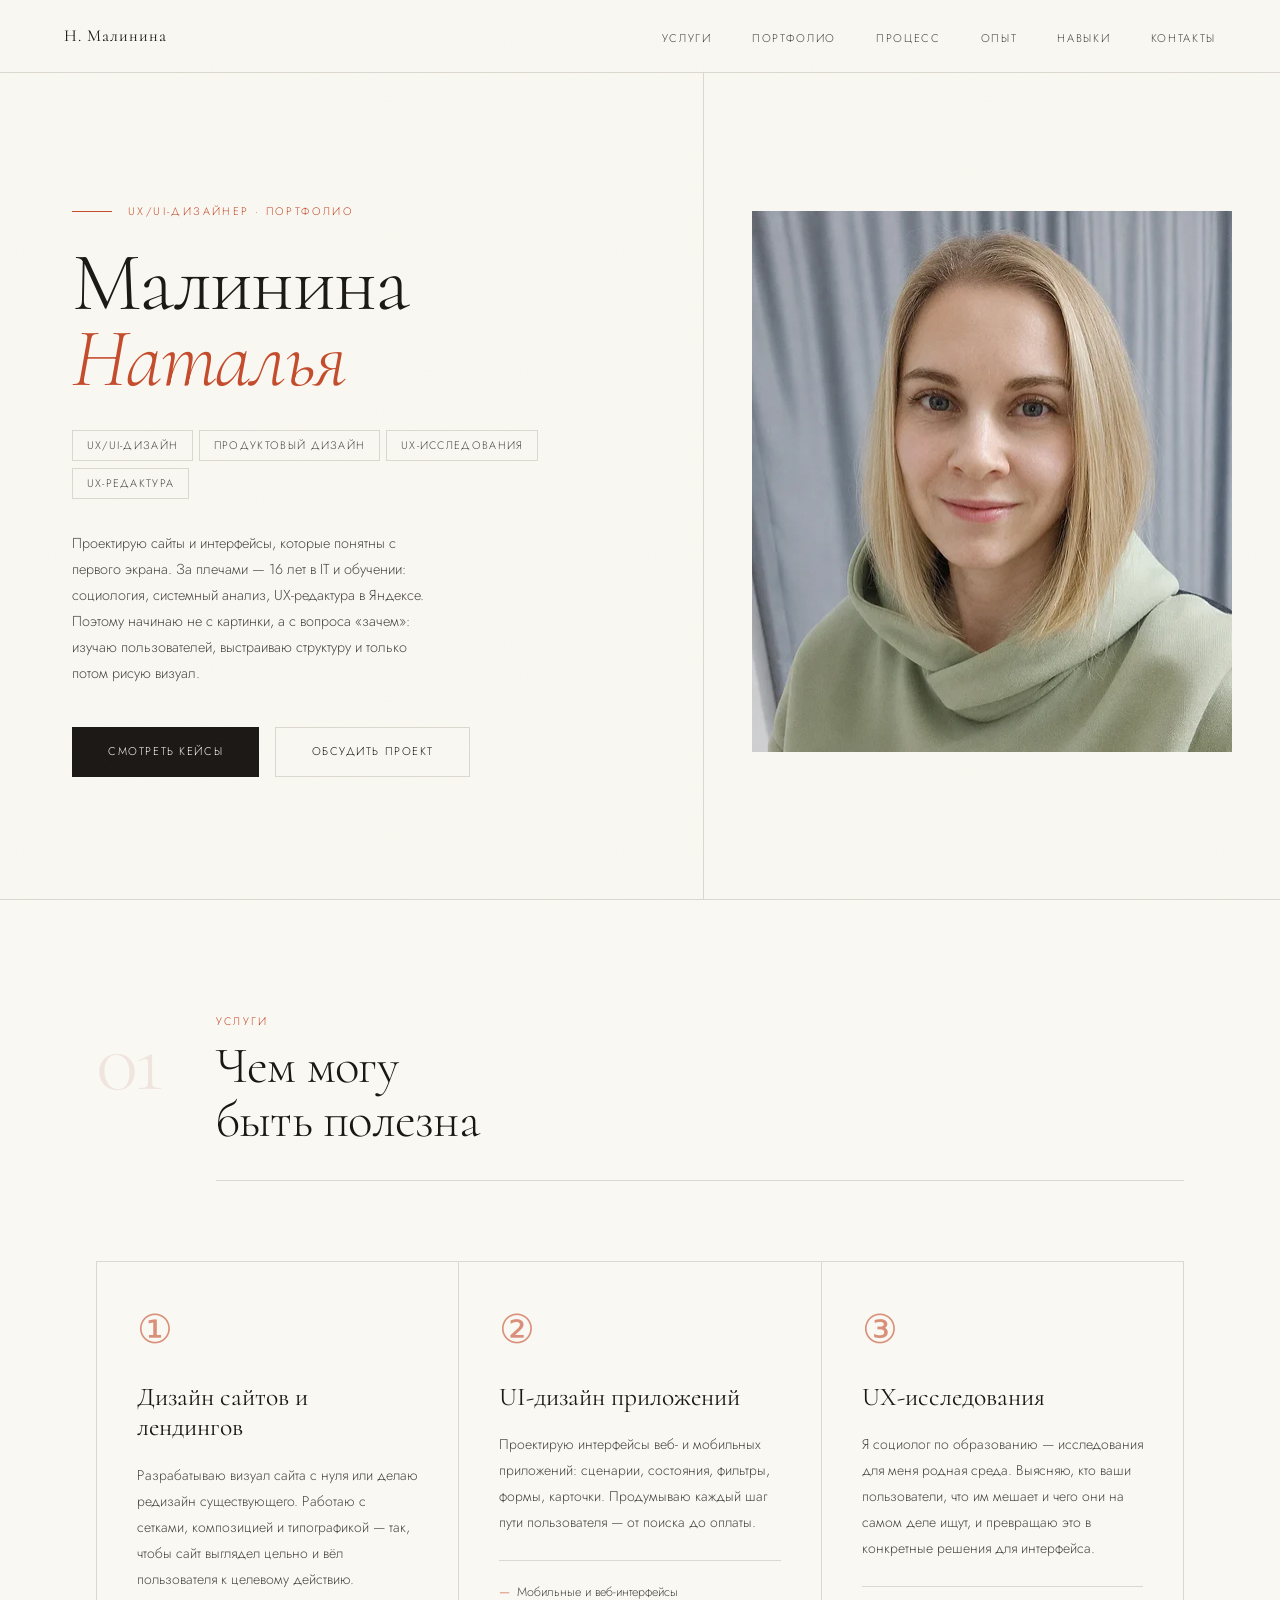
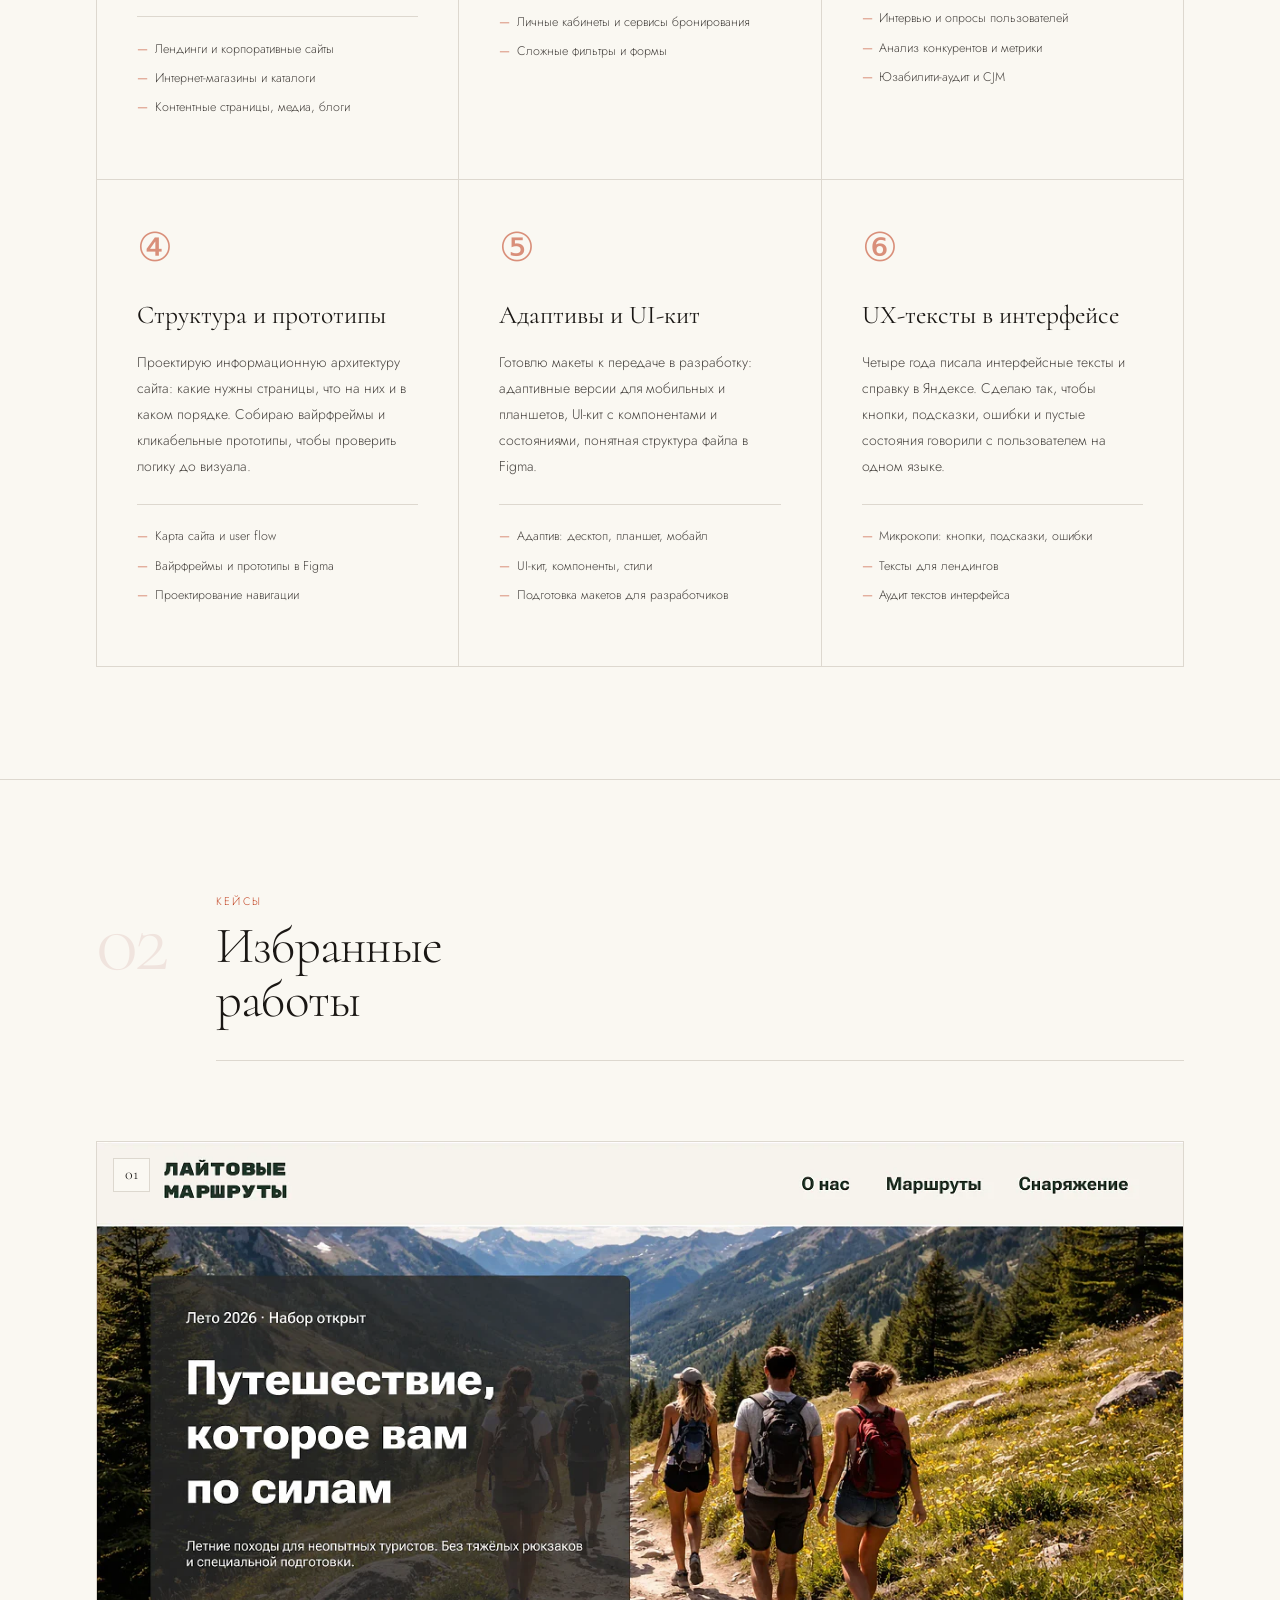
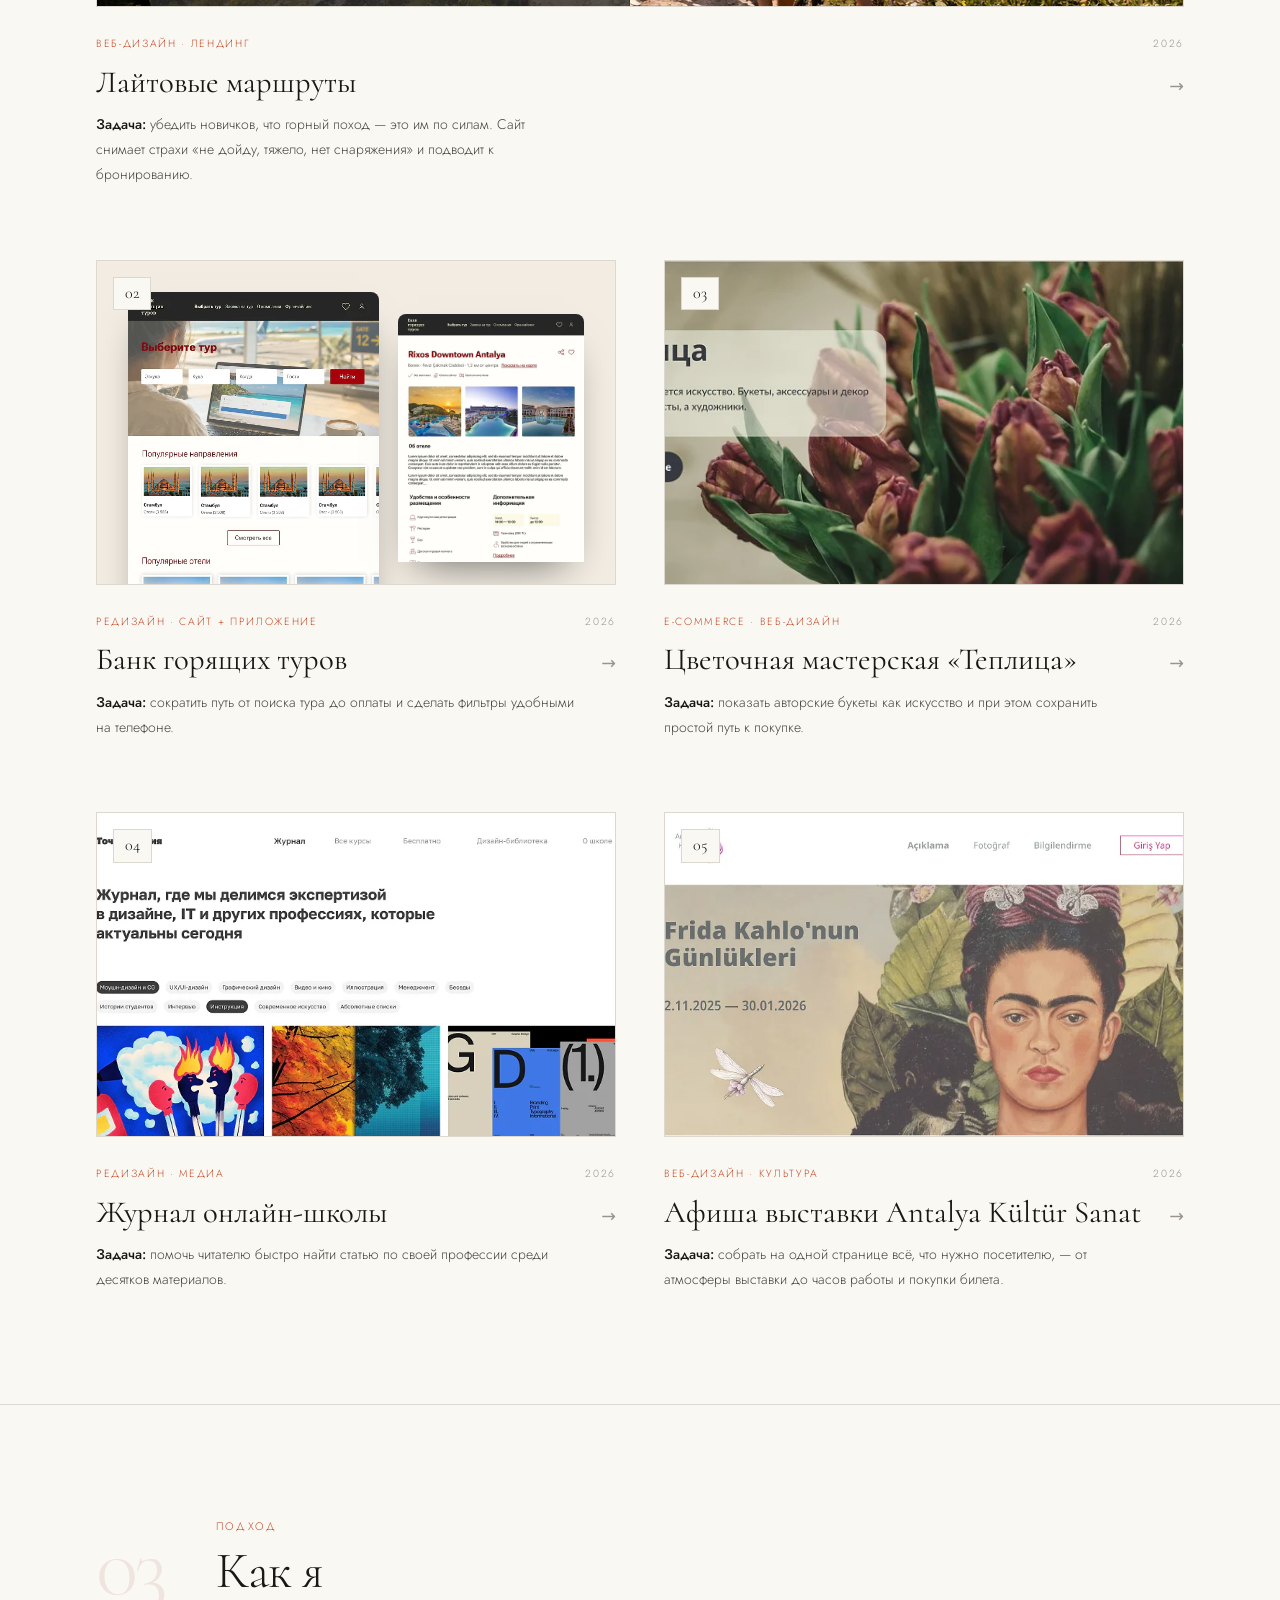
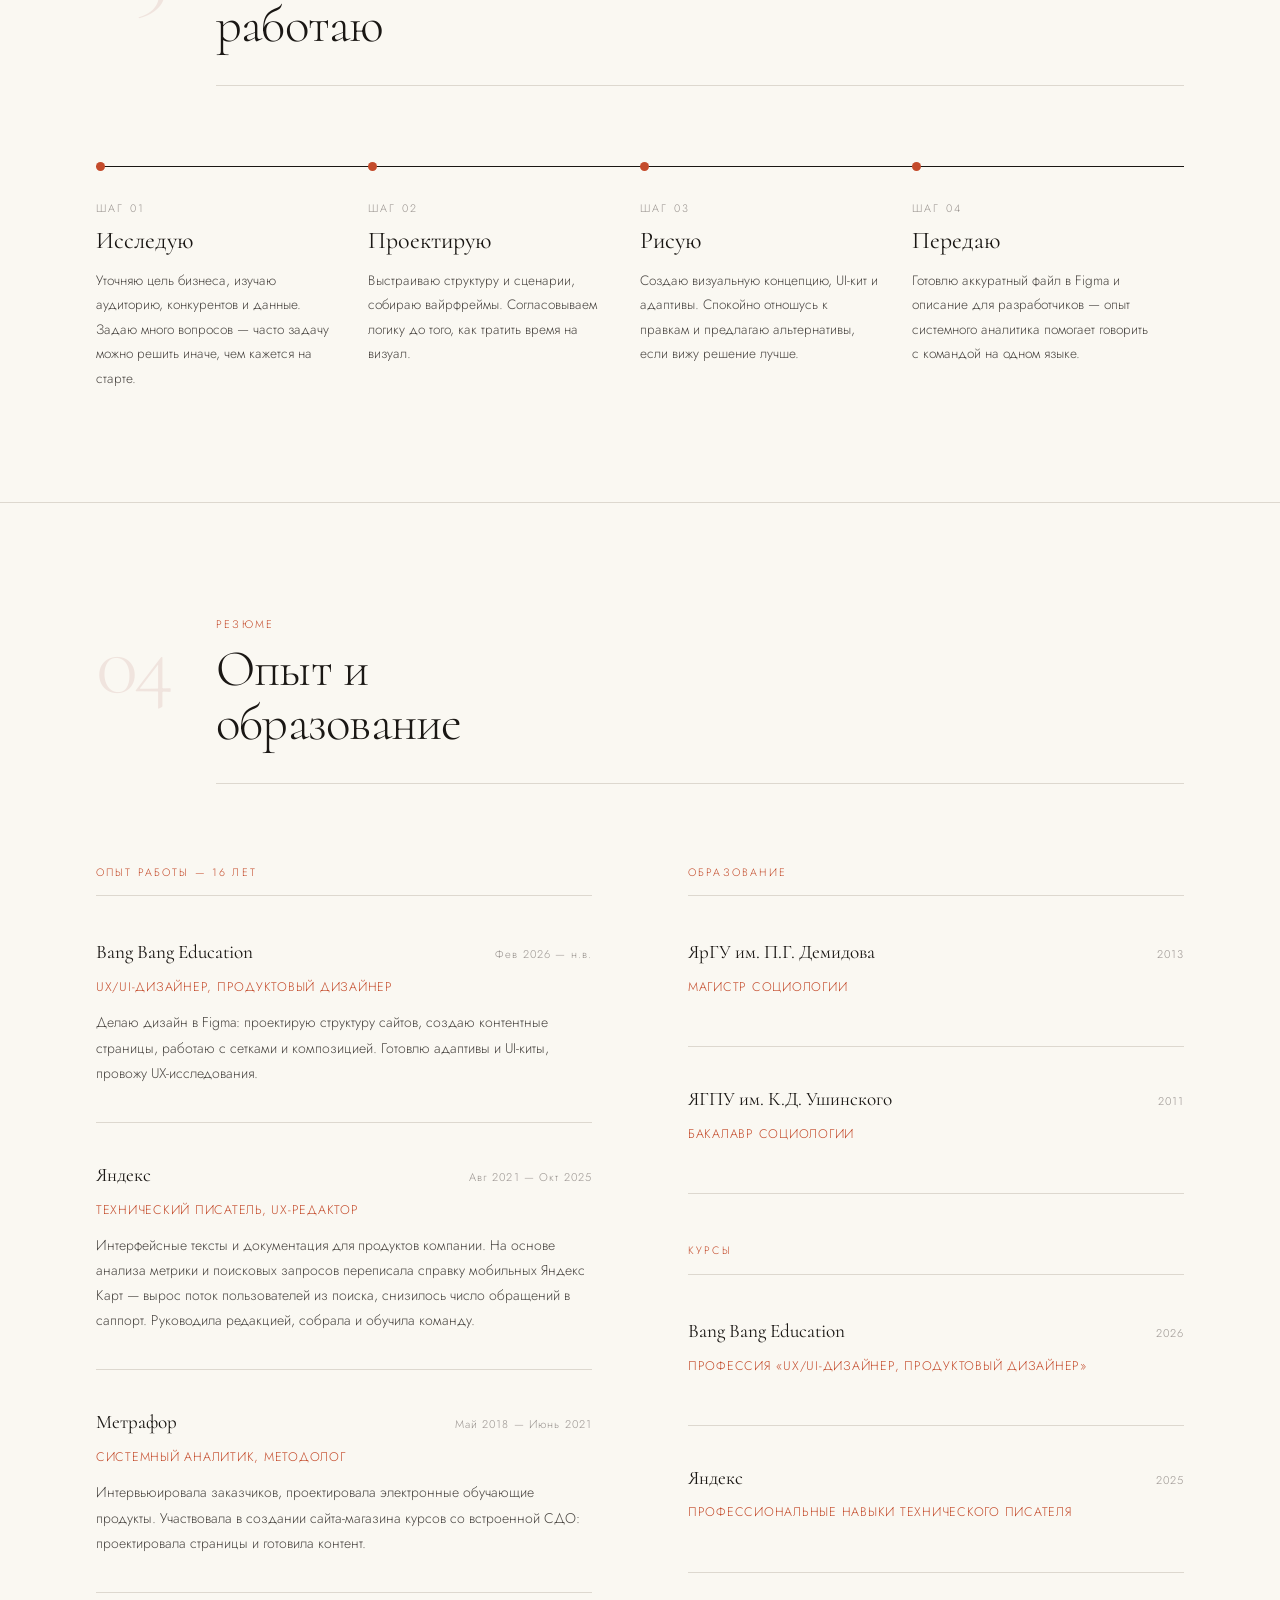
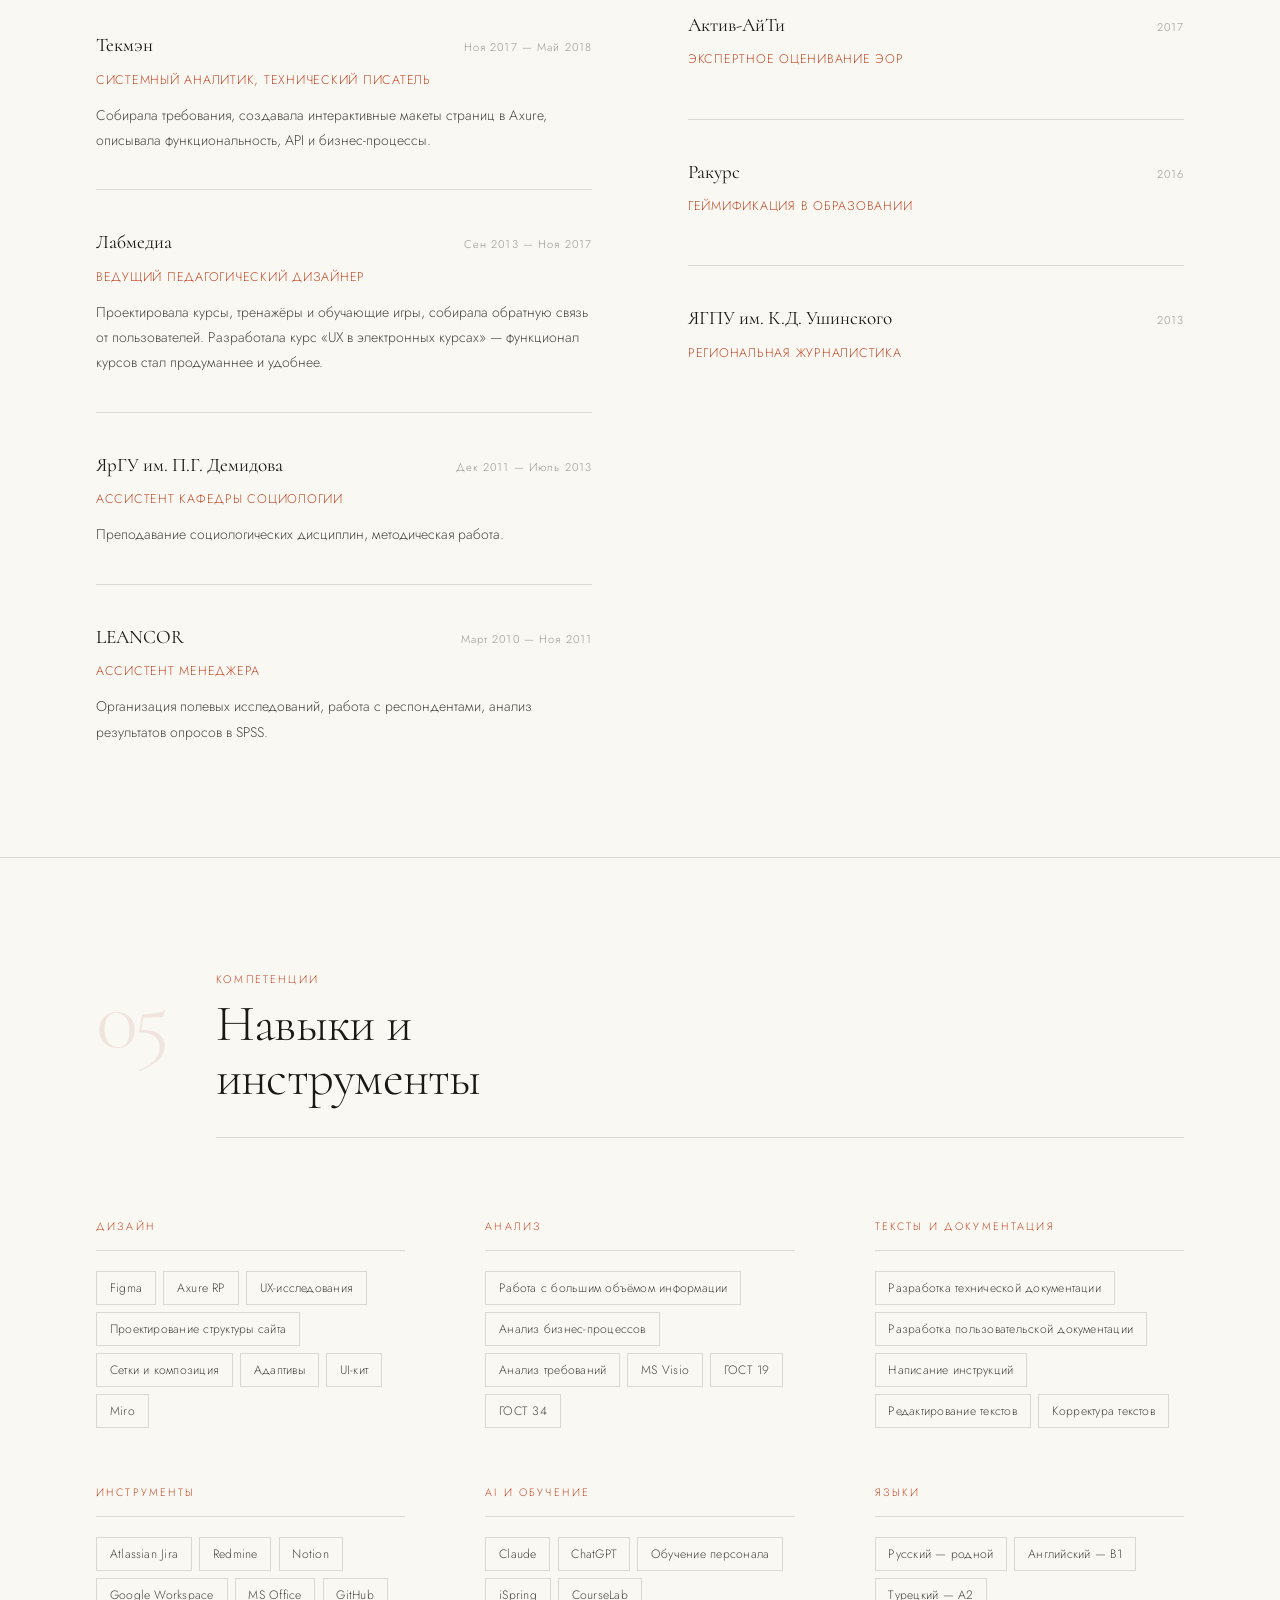
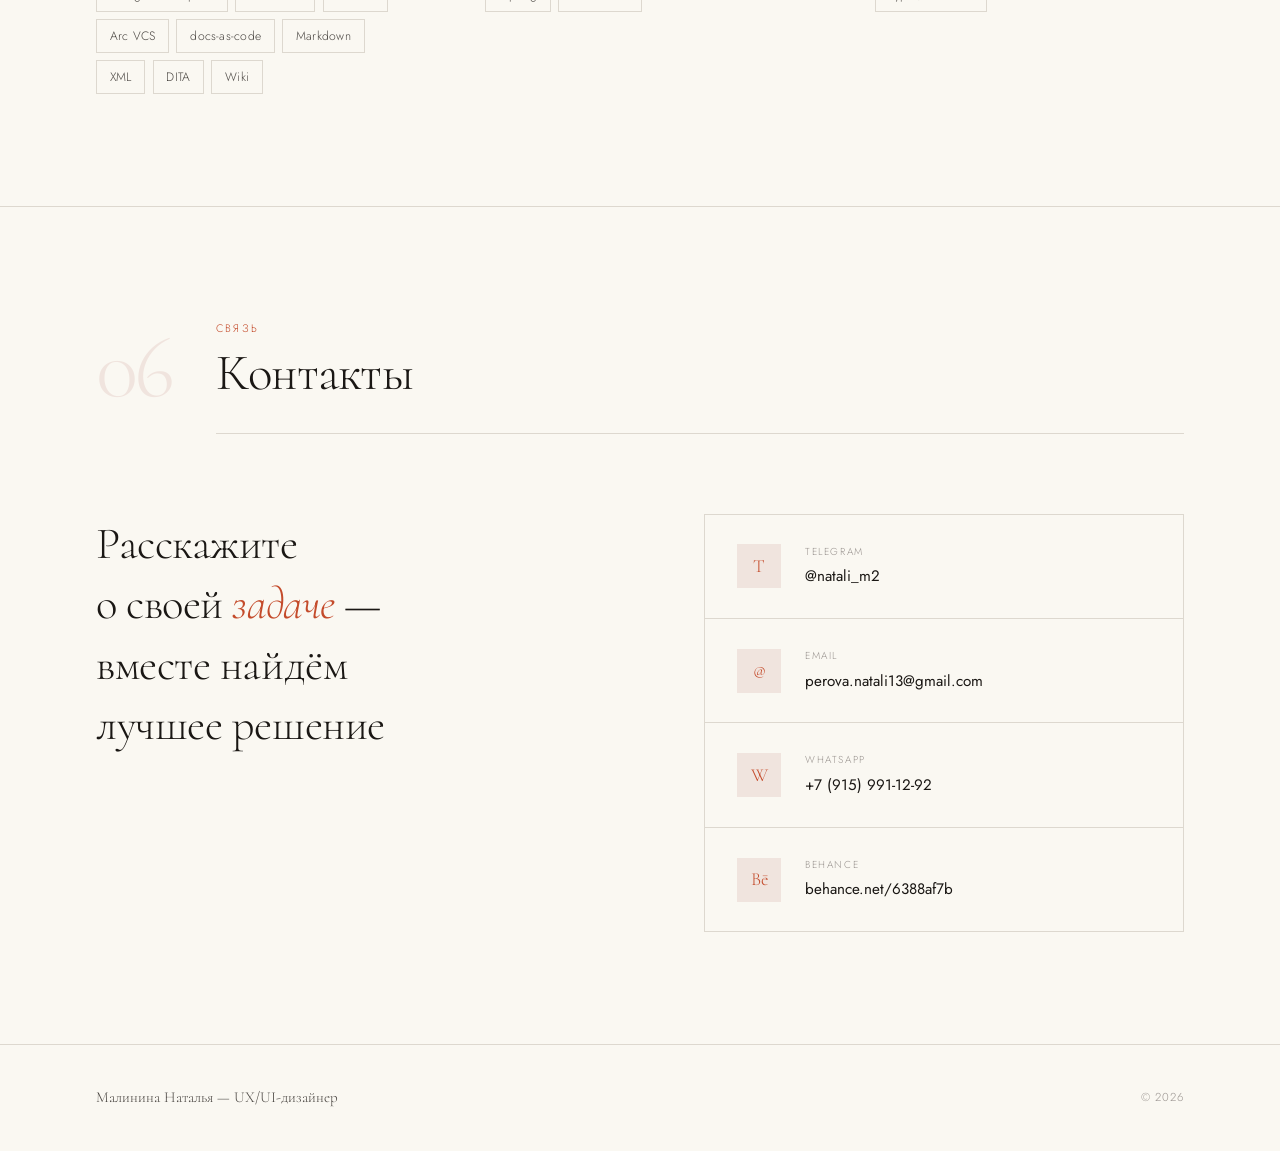
<file: index.html>
<!DOCTYPE html>
<html lang="ru">
<head>
  <meta charset="UTF-8">
  <meta name="viewport" content="width=device-width, initial-scale=1.0">
  <title>Малинина Наталья — UX/UI-дизайнер</title>
  <meta name="description" content="UX/UI-дизайнер Наталья Малинина: дизайн сайтов и приложений, UX-исследования, проектирование структуры, адаптивы и UI-киты.">
  <link rel="preconnect" href="https://fonts.googleapis.com">
  <link rel="preconnect" href="https://fonts.gstatic.com" crossorigin>
  <link href="https://fonts.googleapis.com/css2?family=Cormorant:ital,wght@0,300;0,400;0,600;1,300;1,400&family=Jost:wght@300;400;500&display=swap" rel="stylesheet">
  <link rel="stylesheet" href="css/style.css">
</head>
<body>

  <nav>
    <a href="#top" class="nav-logo">Н. Малинина</a>
    <ul class="nav-links">
      <li><a href="#services">Услуги</a></li>
      <li><a href="#portfolio">Портфолио</a></li>
      <li><a href="#process">Процесс</a></li>
      <li><a href="#experience">Опыт</a></li>
      <li><a href="#skills">Навыки</a></li>
      <li><a href="#contact">Контакты</a></li>
    </ul>
  </nav>

  <!-- Hero -->
  <div class="hero" id="top">
    <div class="hero-left">
      <p class="hero-eyebrow">UX/UI-дизайнер · Портфолио</p>
      <h1 class="hero-name">Малинина<br><em>Наталья</em></h1>
      <div class="hero-roles">
        <span class="role-chip">UX/UI-дизайн</span>
        <span class="role-chip">Продуктовый дизайн</span>
        <span class="role-chip">UX-исследования</span>
        <span class="role-chip">UX-редактура</span>
      </div>
      <p class="hero-bio">
        Проектирую сайты и интерфейсы, которые понятны с первого экрана. За плечами — 16 лет в IT и обучении: социология, системный анализ, UX-редактура в Яндексе. Поэтому начинаю не с картинки, а с вопроса «зачем»: изучаю пользователей, выстраиваю структуру и только потом рисую визуал.
      </p>
      <div class="hero-cta">
        <a href="#portfolio" class="btn btn-primary">Смотреть кейсы</a>
        <a href="#contact" class="btn btn-secondary">Обсудить проект</a>
      </div>
    </div>
    <div class="hero-right">
      <img src="img/foto.png" srcset="img/r/foto-480.webp 480w, img/r/foto-800.webp 800w, img/foto.png 1180w" sizes="(max-width: 700px) 60vw, 34vw" alt="Наталья Малинина" class="hero-photo">
    </div>
  </div>

  <!-- Services -->
  <section id="services">
    <div class="section-header reveal">
      <div class="section-num">01</div>
      <div class="section-title-group">
        <p class="section-label">Услуги</p>
        <h2 class="section-title">Чем могу<br>быть полезна</h2>
      </div>
    </div>
    <div class="services-grid reveal">
      <div class="service-card">
        <div class="service-index">①</div>
        <h3 class="service-title">Дизайн сайтов и лендингов</h3>
        <p class="service-desc">Разрабатываю визуал сайта с нуля или делаю редизайн существующего. Работаю с сетками, композицией и типографикой — так, чтобы сайт выглядел цельно и вёл пользователя к целевому действию.</p>
        <ul class="service-points">
          <li>Лендинги и корпоративные сайты</li>
          <li>Интернет-магазины и каталоги</li>
          <li>Контентные страницы, медиа, блоги</li>
        </ul>
      </div>
      <div class="service-card">
        <div class="service-index">②</div>
        <h3 class="service-title">UI-дизайн приложений</h3>
        <p class="service-desc">Проектирую интерфейсы веб- и мобильных приложений: сценарии, состояния, фильтры, формы, карточки. Продумываю каждый шаг пути пользователя — от поиска до оплаты.</p>
        <ul class="service-points">
          <li>Мобильные и веб-интерфейсы</li>
          <li>Личные кабинеты и сервисы бронирования</li>
          <li>Сложные фильтры и формы</li>
        </ul>
      </div>
      <div class="service-card">
        <div class="service-index">③</div>
        <h3 class="service-title">UX-исследования</h3>
        <p class="service-desc">Я социолог по образованию — исследования для меня родная среда. Выясняю, кто ваши пользователи, что им мешает и чего они на самом деле ищут, и превращаю это в конкретные решения для интерфейса.</p>
        <ul class="service-points">
          <li>Интервью и опросы пользователей</li>
          <li>Анализ конкурентов и метрики</li>
          <li>Юзабилити-аудит и CJM</li>
        </ul>
      </div>
      <div class="service-card">
        <div class="service-index">④</div>
        <h3 class="service-title">Структура и прототипы</h3>
        <p class="service-desc">Проектирую информационную архитектуру сайта: какие нужны страницы, что на них и в каком порядке. Собираю вайрфреймы и кликабельные прототипы, чтобы проверить логику до визуала.</p>
        <ul class="service-points">
          <li>Карта сайта и user flow</li>
          <li>Вайрфреймы и прототипы в Figma</li>
          <li>Проектирование навигации</li>
        </ul>
      </div>
      <div class="service-card">
        <div class="service-index">⑤</div>
        <h3 class="service-title">Адаптивы и UI-кит</h3>
        <p class="service-desc">Готовлю макеты к передаче в разработку: адаптивные версии для мобильных и планшетов, UI-кит с компонентами и состояниями, понятная структура файла в Figma.</p>
        <ul class="service-points">
          <li>Адаптив: десктоп, планшет, мобайл</li>
          <li>UI-кит, компоненты, стили</li>
          <li>Подготовка макетов для разработчиков</li>
        </ul>
      </div>
      <div class="service-card">
        <div class="service-index">⑥</div>
        <h3 class="service-title">UX-тексты в интерфейсе</h3>
        <p class="service-desc">Четыре года писала интерфейсные тексты и справку в Яндексе. Сделаю так, чтобы кнопки, подсказки, ошибки и пустые состояния говорили с пользователем на одном языке.</p>
        <ul class="service-points">
          <li>Микрокопи: кнопки, подсказки, ошибки</li>
          <li>Тексты для лендингов</li>
          <li>Аудит текстов интерфейса</li>
        </ul>
      </div>
    </div>
  </section>

  <!-- Portfolio -->
  <section id="portfolio">
    <div class="section-header reveal">
      <div class="section-num">02</div>
      <div class="section-title-group">
        <p class="section-label">Кейсы</p>
        <h2 class="section-title">Избранные<br>работы</h2>
      </div>
    </div>
    <div class="works">
      <a href="case-routes.html" class="work work--wide reveal">
        <div class="work-media">
          <span class="work-index">01</span>
          <img src="img/routes-cover.webp" srcset="img/r/routes-cover-480.webp 480w, img/r/routes-cover-800.webp 800w, img/r/routes-cover-1200.webp 1200w, img/r/routes-cover-1600.webp 1600w, img/routes-cover.webp 2400w" sizes="(max-width: 700px) 90vw, 87vw" alt="Главный экран сайта «Лайтовые маршруты»" loading="lazy">
        </div>
        <div class="work-meta"><span>Веб-дизайн · Лендинг</span><span>2026</span></div>
        <h3 class="work-title">Лайтовые маршруты <span class="arrow">→</span></h3>
        <p class="work-task"><b>Задача:</b> убедить новичков, что горный поход — это им по силам. Сайт снимает страхи «не дойду, тяжело, нет снаряжения» и подводит к бронированию.</p>
      </a>
      <a href="case-tours.html" class="work reveal">
        <div class="work-media work-duo">
          <span class="work-index">02</span>
          <img src="img/tours-home.webp" srcset="img/r/tours-home-480.webp 480w, img/r/tours-home-800.webp 800w, img/r/tours-home-1200.webp 1200w, img/r/tours-home-1600.webp 1600w, img/tours-home.webp 2048w" sizes="(max-width: 700px) 44vw, 21vw" alt="Главная страница «Банк горящих туров»" loading="lazy">
          <img src="img/tours-hotel.webp" srcset="img/r/tours-hotel-480.webp 480w, img/r/tours-hotel-800.webp 800w, img/r/tours-hotel-1200.webp 1200w, img/r/tours-hotel-1600.webp 1600w, img/tours-hotel.webp 2048w" sizes="(max-width: 700px) 33vw, 15vw" alt="Страница отеля «Банк горящих туров»" loading="lazy">
        </div>
        <div class="work-meta"><span>Редизайн · Сайт + приложение</span><span>2026</span></div>
        <h3 class="work-title">Банк горящих туров <span class="arrow">→</span></h3>
        <p class="work-task"><b>Задача:</b> сократить путь от поиска тура до оплаты и сделать фильтры удобными на телефоне.</p>
      </a>
      <a href="case-flowers.html" class="work reveal">
        <div class="work-media">
          <span class="work-index">03</span>
          <img src="img/flowers-cover.webp" srcset="img/r/flowers-cover-480.webp 480w, img/r/flowers-cover-800.webp 800w, img/r/flowers-cover-1200.webp 1200w, img/r/flowers-cover-1600.webp 1600w, img/flowers-cover.webp 2358w" sizes="(max-width: 700px) 90vw, 42vw" alt="Главная страница магазина «Теплица»" loading="lazy">
        </div>
        <div class="work-meta"><span>E-commerce · Веб-дизайн</span><span>2026</span></div>
        <h3 class="work-title">Цветочная мастерская «Теплица» <span class="arrow">→</span></h3>
        <p class="work-task"><b>Задача:</b> показать авторские букеты как искусство и при этом сохранить простой путь к покупке.</p>
      </a>
      <a href="case-journal.html" class="work reveal">
        <div class="work-media">
          <span class="work-index">04</span>
          <img src="img/journal-cover.webp" srcset="img/r/journal-cover-480.webp 480w, img/r/journal-cover-800.webp 800w, img/r/journal-cover-1200.webp 1200w, img/r/journal-cover-1600.webp 1600w, img/journal-cover.webp 2400w" sizes="(max-width: 700px) 90vw, 42vw" alt="Страница журнала «Точка зрения»" loading="lazy">
        </div>
        <div class="work-meta"><span>Редизайн · Медиа</span><span>2026</span></div>
        <h3 class="work-title">Журнал онлайн-школы <span class="arrow">→</span></h3>
        <p class="work-task"><b>Задача:</b> помочь читателю быстро найти статью по своей профессии среди десятков материалов.</p>
      </a>
      <a href="case-afisha.html" class="work reveal">
        <div class="work-media">
          <span class="work-index">05</span>
          <img src="img/afisha-hero.webp" srcset="img/r/afisha-hero-480.webp 480w, img/r/afisha-hero-800.webp 800w, img/r/afisha-hero-1200.webp 1200w, img/r/afisha-hero-1600.webp 1600w, img/afisha-hero.webp 2400w" sizes="(max-width: 700px) 90vw, 42vw" alt="Афиша выставки Фриды Кало" loading="lazy">
        </div>
        <div class="work-meta"><span>Веб-дизайн · Культура</span><span>2026</span></div>
        <h3 class="work-title">Афиша выставки Antalya Kültür Sanat <span class="arrow">→</span></h3>
        <p class="work-task"><b>Задача:</b> собрать на одной странице всё, что нужно посетителю, — от атмосферы выставки до часов работы и покупки билета.</p>
      </a>
    </div>
  </section>

  <!-- Process -->
  <section id="process">
    <div class="section-header reveal">
      <div class="section-num">03</div>
      <div class="section-title-group">
        <p class="section-label">Подход</p>
        <h2 class="section-title">Как я<br>работаю</h2>
      </div>
    </div>
    <div class="process reveal">
      <div class="process-step">
        <p class="process-num">Шаг 01</p>
        <h3 class="process-title">Исследую</h3>
        <p class="process-desc">Уточняю цель бизнеса, изучаю аудиторию, конкурентов и данные. Задаю много вопросов — часто задачу можно решить иначе, чем кажется на старте.</p>
      </div>
      <div class="process-step">
        <p class="process-num">Шаг 02</p>
        <h3 class="process-title">Проектирую</h3>
        <p class="process-desc">Выстраиваю структуру и сценарии, собираю вайрфреймы. Согласовываем логику до того, как тратить время на визуал.</p>
      </div>
      <div class="process-step">
        <p class="process-num">Шаг 03</p>
        <h3 class="process-title">Рисую</h3>
        <p class="process-desc">Создаю визуальную концепцию, UI-кит и адаптивы. Спокойно отношусь к правкам и предлагаю альтернативы, если вижу решение лучше.</p>
      </div>
      <div class="process-step">
        <p class="process-num">Шаг 04</p>
        <h3 class="process-title">Передаю</h3>
        <p class="process-desc">Готовлю аккуратный файл в Figma и описание для разработчиков — опыт системного аналитика помогает говорить с командой на одном языке.</p>
      </div>
    </div>
  </section>

  <!-- Experience & Education -->
  <section id="experience">
    <div class="section-header reveal">
      <div class="section-num">04</div>
      <div class="section-title-group">
        <p class="section-label">Резюме</p>
        <h2 class="section-title">Опыт и<br>образование</h2>
      </div>
    </div>
    <div class="exp-layout">
      <div class="exp-column reveal">
        <p class="exp-column-label">Опыт работы — 16 лет</p>
        <div class="exp-item">
          <div class="exp-meta">
            <span class="exp-company">Bang Bang Education</span>
            <span class="exp-date">Фев 2026 — н.в.</span>
          </div>
          <p class="exp-role">UX/UI-дизайнер, продуктовый дизайнер</p>
          <p class="exp-desc">Делаю дизайн в Figma: проектирую структуру сайтов, создаю контентные страницы, работаю с сетками и композицией. Готовлю адаптивы и UI-киты, провожу UX-исследования.</p>
        </div>
        <div class="exp-item">
          <div class="exp-meta">
            <span class="exp-company">Яндекс</span>
            <span class="exp-date">Авг 2021 — Окт 2025</span>
          </div>
          <p class="exp-role">Технический писатель, UX-редактор</p>
          <p class="exp-desc">Интерфейсные тексты и документация для продуктов компании. На основе анализа метрики и поисковых запросов переписала справку мобильных Яндекс Карт — вырос поток пользователей из поиска, снизилось число обращений в саппорт. Руководила редакцией, собрала и обучила команду.</p>
        </div>
        <div class="exp-item">
          <div class="exp-meta">
            <span class="exp-company">Метрафор</span>
            <span class="exp-date">Май 2018 — Июнь 2021</span>
          </div>
          <p class="exp-role">Системный аналитик, методолог</p>
          <p class="exp-desc">Интервьюировала заказчиков, проектировала электронные обучающие продукты. Участвовала в создании сайта-магазина курсов со встроенной СДО: проектировала страницы и готовила контент.</p>
        </div>
        <div class="exp-item">
          <div class="exp-meta">
            <span class="exp-company">Текмэн</span>
            <span class="exp-date">Ноя 2017 — Май 2018</span>
          </div>
          <p class="exp-role">Системный аналитик, технический писатель</p>
          <p class="exp-desc">Собирала требования, создавала интерактивные макеты страниц в Axure, описывала функциональность, API и бизнес-процессы.</p>
        </div>
        <div class="exp-item">
          <div class="exp-meta">
            <span class="exp-company">Лабмедиа</span>
            <span class="exp-date">Сен 2013 — Ноя 2017</span>
          </div>
          <p class="exp-role">Ведущий педагогический дизайнер</p>
          <p class="exp-desc">Проектировала курсы, тренажёры и обучающие игры, собирала обратную связь от пользователей. Разработала курс «UX в электронных курсах» — функционал курсов стал продуманнее и удобнее.</p>
        </div>
        <div class="exp-item">
          <div class="exp-meta">
            <span class="exp-company">ЯрГУ им. П.Г. Демидова</span>
            <span class="exp-date">Дек 2011 — Июль 2013</span>
          </div>
          <p class="exp-role">Ассистент кафедры социологии</p>
          <p class="exp-desc">Преподавание социологических дисциплин, методическая работа.</p>
        </div>
        <div class="exp-item">
          <div class="exp-meta">
            <span class="exp-company">LEANCOR</span>
            <span class="exp-date">Март 2010 — Ноя 2011</span>
          </div>
          <p class="exp-role">Ассистент менеджера</p>
          <p class="exp-desc">Организация полевых исследований, работа с респондентами, анализ результатов опросов в SPSS.</p>
        </div>
      </div>
      <div class="exp-column reveal">
        <p class="exp-column-label">Образование</p>
        <div class="exp-item">
          <div class="exp-meta">
            <span class="exp-company">ЯрГУ им. П.Г. Демидова</span>
            <span class="exp-date">2013</span>
          </div>
          <p class="exp-role">Магистр социологии</p>
        </div>
        <div class="exp-item">
          <div class="exp-meta">
            <span class="exp-company">ЯГПУ им. К.Д. Ушинского</span>
            <span class="exp-date">2011</span>
          </div>
          <p class="exp-role">Бакалавр социологии</p>
        </div>
        <p class="exp-column-label exp-sublabel">Курсы</p>
        <div class="exp-item">
          <div class="exp-meta">
            <span class="exp-company">Bang Bang Education</span>
            <span class="exp-date">2026</span>
          </div>
          <p class="exp-role">Профессия «UX/UI-дизайнер, продуктовый дизайнер»</p>
        </div>
        <div class="exp-item">
          <div class="exp-meta">
            <span class="exp-company">Яндекс</span>
            <span class="exp-date">2025</span>
          </div>
          <p class="exp-role">Профессиональные навыки технического писателя</p>
        </div>
        <div class="exp-item">
          <div class="exp-meta">
            <span class="exp-company">Актив-АйТи</span>
            <span class="exp-date">2017</span>
          </div>
          <p class="exp-role">Экспертное оценивание ЭОР</p>
        </div>
        <div class="exp-item">
          <div class="exp-meta">
            <span class="exp-company">Ракурс</span>
            <span class="exp-date">2016</span>
          </div>
          <p class="exp-role">Геймификация в образовании</p>
        </div>
        <div class="exp-item">
          <div class="exp-meta">
            <span class="exp-company">ЯГПУ им. К.Д. Ушинского</span>
            <span class="exp-date">2013</span>
          </div>
          <p class="exp-role">Региональная журналистика</p>
        </div>
      </div>
    </div>
  </section>

  <!-- Skills -->
  <section id="skills">
    <div class="section-header reveal">
      <div class="section-num">05</div>
      <div class="section-title-group">
        <p class="section-label">Компетенции</p>
        <h2 class="section-title">Навыки и<br>инструменты</h2>
      </div>
    </div>
    <div class="skills-grid">
      <div class="reveal">
        <p class="skill-group-label">Дизайн</p>
        <div class="skill-tags">
          <span class="skill-tag">Figma</span>
          <span class="skill-tag">Axure RP</span>
          <span class="skill-tag">UX-исследования</span>
          <span class="skill-tag">Проектирование структуры сайта</span>
          <span class="skill-tag">Сетки и композиция</span>
          <span class="skill-tag">Адаптивы</span>
          <span class="skill-tag">UI-кит</span>
          <span class="skill-tag">Miro</span>
        </div>
      </div>
      <div class="reveal">
        <p class="skill-group-label">Анализ</p>
        <div class="skill-tags">
          <span class="skill-tag">Работа с большим объёмом информации</span>
          <span class="skill-tag">Анализ бизнес-процессов</span>
          <span class="skill-tag">Анализ требований</span>
          <span class="skill-tag">MS Visio</span>
          <span class="skill-tag">ГОСТ 19</span>
          <span class="skill-tag">ГОСТ 34</span>
        </div>
      </div>
      <div class="reveal">
        <p class="skill-group-label">Тексты и документация</p>
        <div class="skill-tags">
          <span class="skill-tag">Разработка технической документации</span>
          <span class="skill-tag">Разработка пользовательской документации</span>
          <span class="skill-tag">Написание инструкций</span>
          <span class="skill-tag">Редактирование текстов</span>
          <span class="skill-tag">Корректура текстов</span>
        </div>
      </div>
      <div class="reveal">
        <p class="skill-group-label">Инструменты</p>
        <div class="skill-tags">
          <span class="skill-tag">Atlassian Jira</span>
          <span class="skill-tag">Redmine</span>
          <span class="skill-tag">Notion</span>
          <span class="skill-tag">Google Workspace</span>
          <span class="skill-tag">MS Office</span>
          <span class="skill-tag">GitHub</span>
          <span class="skill-tag">Arc VCS</span>
          <span class="skill-tag">docs-as-code</span>
          <span class="skill-tag">Markdown</span>
          <span class="skill-tag">XML</span>
          <span class="skill-tag">DITA</span>
          <span class="skill-tag">Wiki</span>
        </div>
      </div>
      <div class="reveal">
        <p class="skill-group-label">AI и обучение</p>
        <div class="skill-tags">
          <span class="skill-tag">Claude</span>
          <span class="skill-tag">ChatGPT</span>
          <span class="skill-tag">Обучение персонала</span>
          <span class="skill-tag">iSpring</span>
          <span class="skill-tag">CourseLab</span>
        </div>
      </div>
      <div class="reveal">
        <p class="skill-group-label">Языки</p>
        <div class="skill-tags">
          <span class="skill-tag">Русский — родной</span>
          <span class="skill-tag">Английский — B1</span>
          <span class="skill-tag">Турецкий — A2</span>
        </div>
      </div>
    </div>
  </section>

  <!-- Contact -->
  <section id="contact">
    <div class="section-header reveal">
      <div class="section-num">06</div>
      <div class="section-title-group">
        <p class="section-label">Связь</p>
        <h2 class="section-title">Контакты</h2>
      </div>
    </div>
    <div class="contact-layout">
      <div class="reveal">
        <p class="contact-headline">
          Расскажите<br>
          о своей <em>задаче</em> —<br>
          вместе найдём<br>
          лучшее решение
        </p>
      </div>
      <div class="contact-links reveal">
        <a href="https://t.me/natali_m2" class="contact-link" target="_blank" rel="noopener">
          <div class="cl-icon">T</div>
          <div>
            <span class="cl-text-label">Telegram</span>
            <span class="cl-text-value">@natali_m2</span>
          </div>
        </a>
        <a href="mailto:perova.natali13@gmail.com" class="contact-link">
          <div class="cl-icon">@</div>
          <div>
            <span class="cl-text-label">Email</span>
            <span class="cl-text-value">perova.natali13@gmail.com</span>
          </div>
        </a>
        <a href="https://wa.me/79159911292" class="contact-link" target="_blank" rel="noopener">
          <div class="cl-icon">W</div>
          <div>
            <span class="cl-text-label">WhatsApp</span>
            <span class="cl-text-value">+7 (915) 991-12-92</span>
          </div>
        </a>
        <a href="https://www.behance.net/6388af7b" class="contact-link" target="_blank" rel="noopener">
          <div class="cl-icon">Bē</div>
          <div>
            <span class="cl-text-label">Behance</span>
            <span class="cl-text-value">behance.net/6388af7b</span>
          </div>
        </a>
      </div>
    </div>
  </section>

  <footer>
    <span class="footer-name">Малинина Наталья — UX/UI-дизайнер</span>
    <span class="footer-copy">© 2026</span>
  </footer>

  <script src="js/main.js"></script>
</body>
</html>
</file>
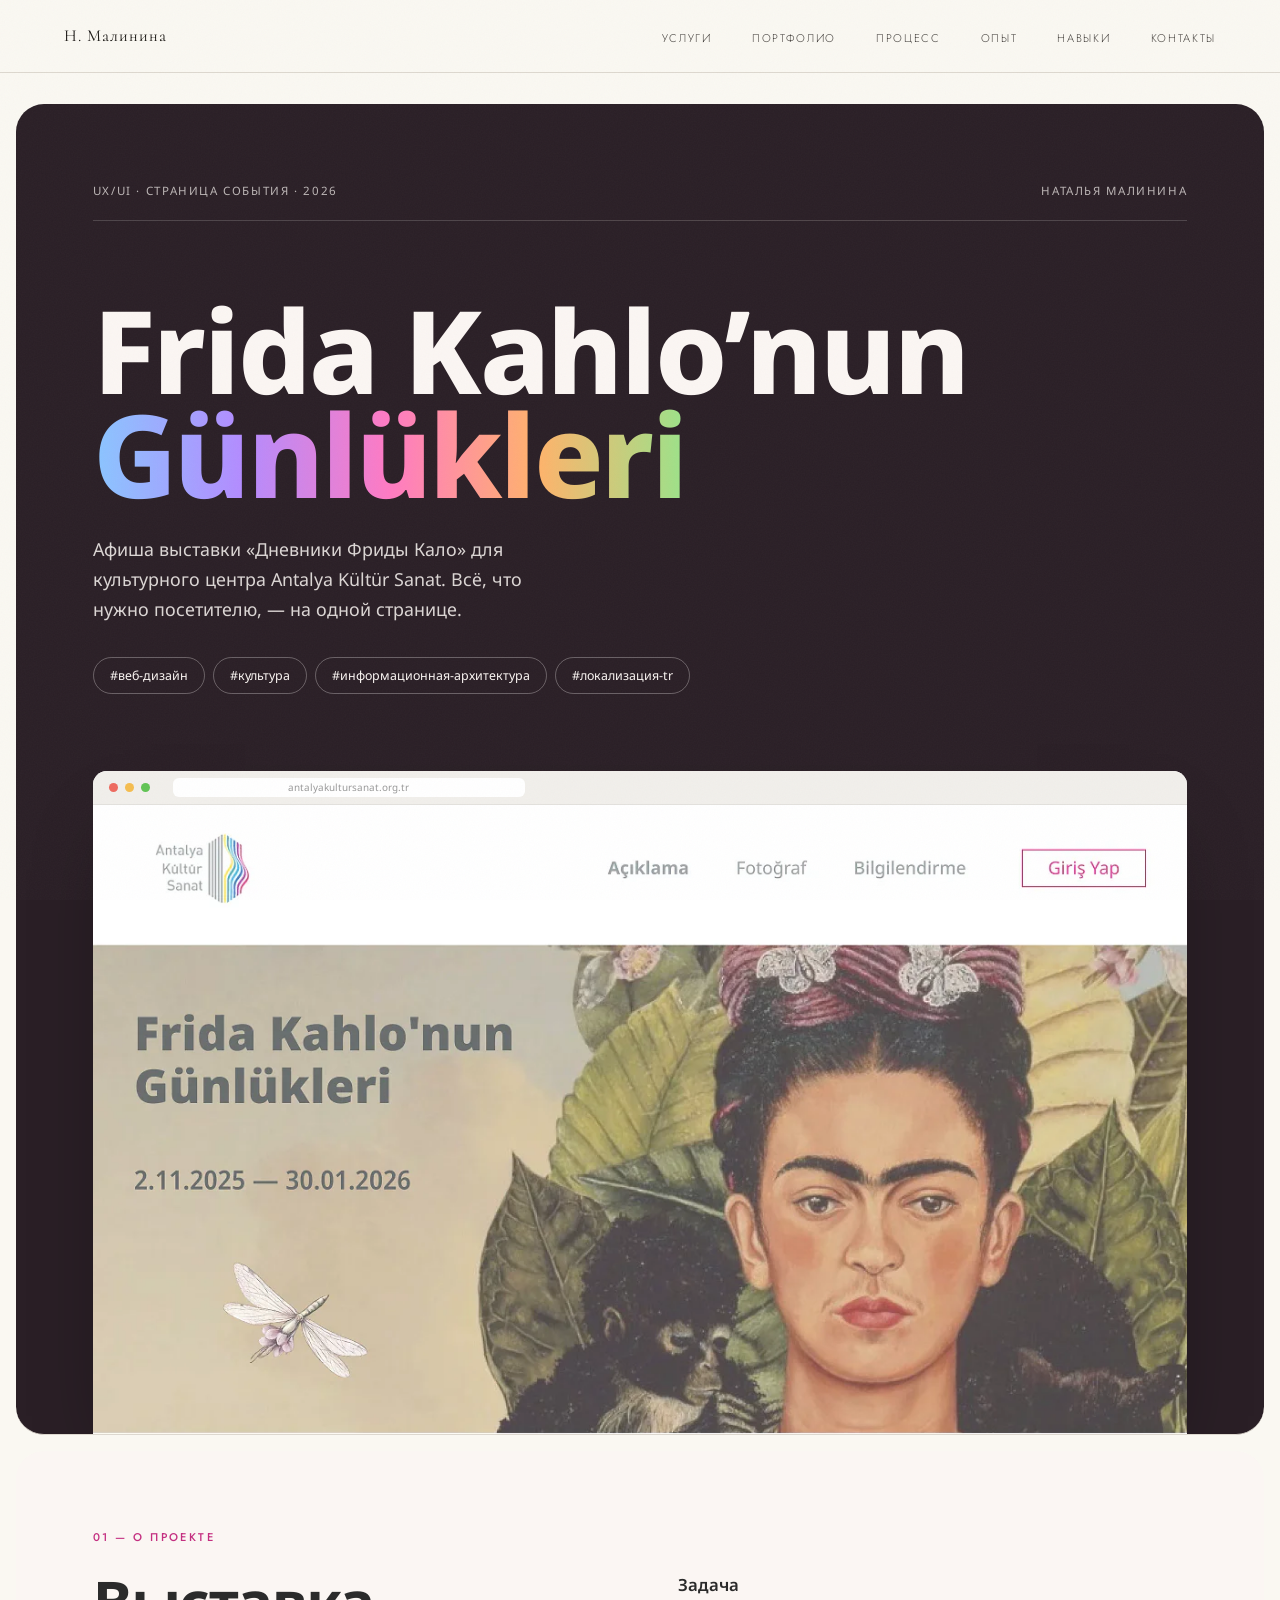
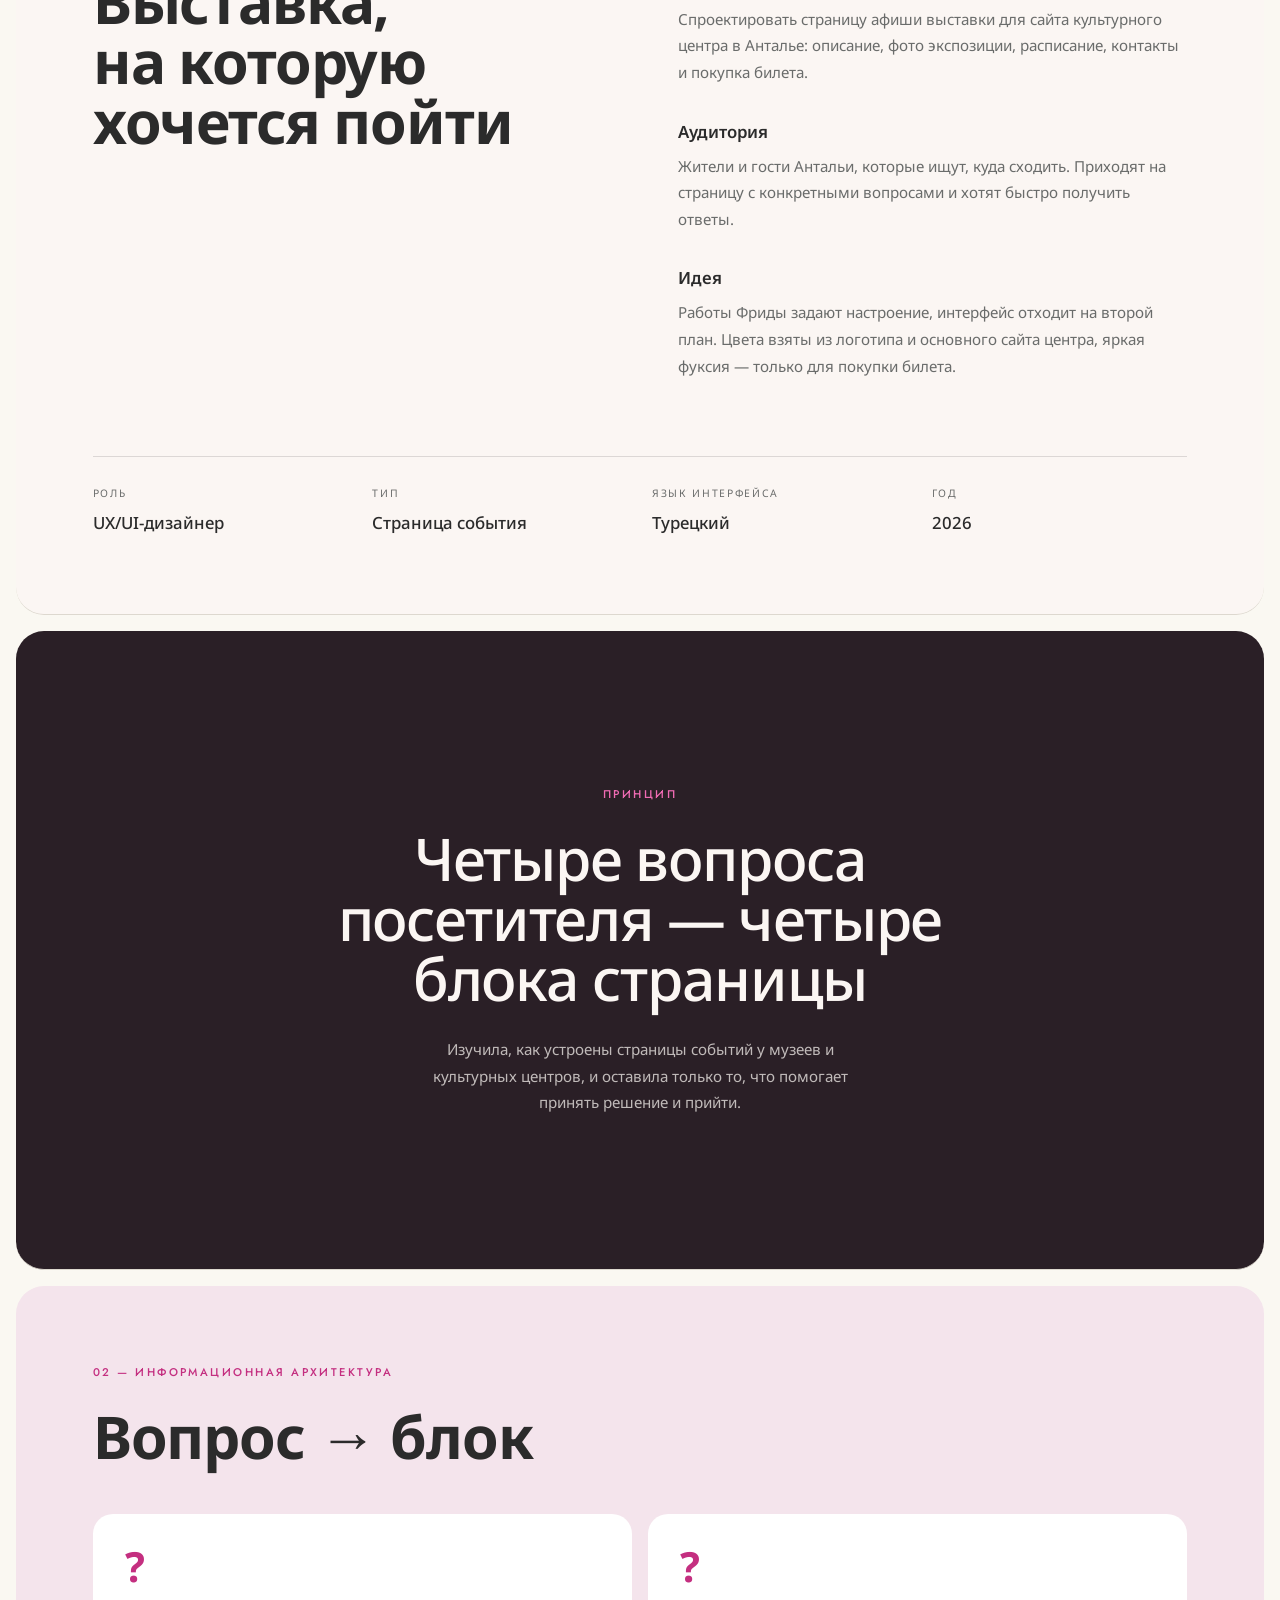
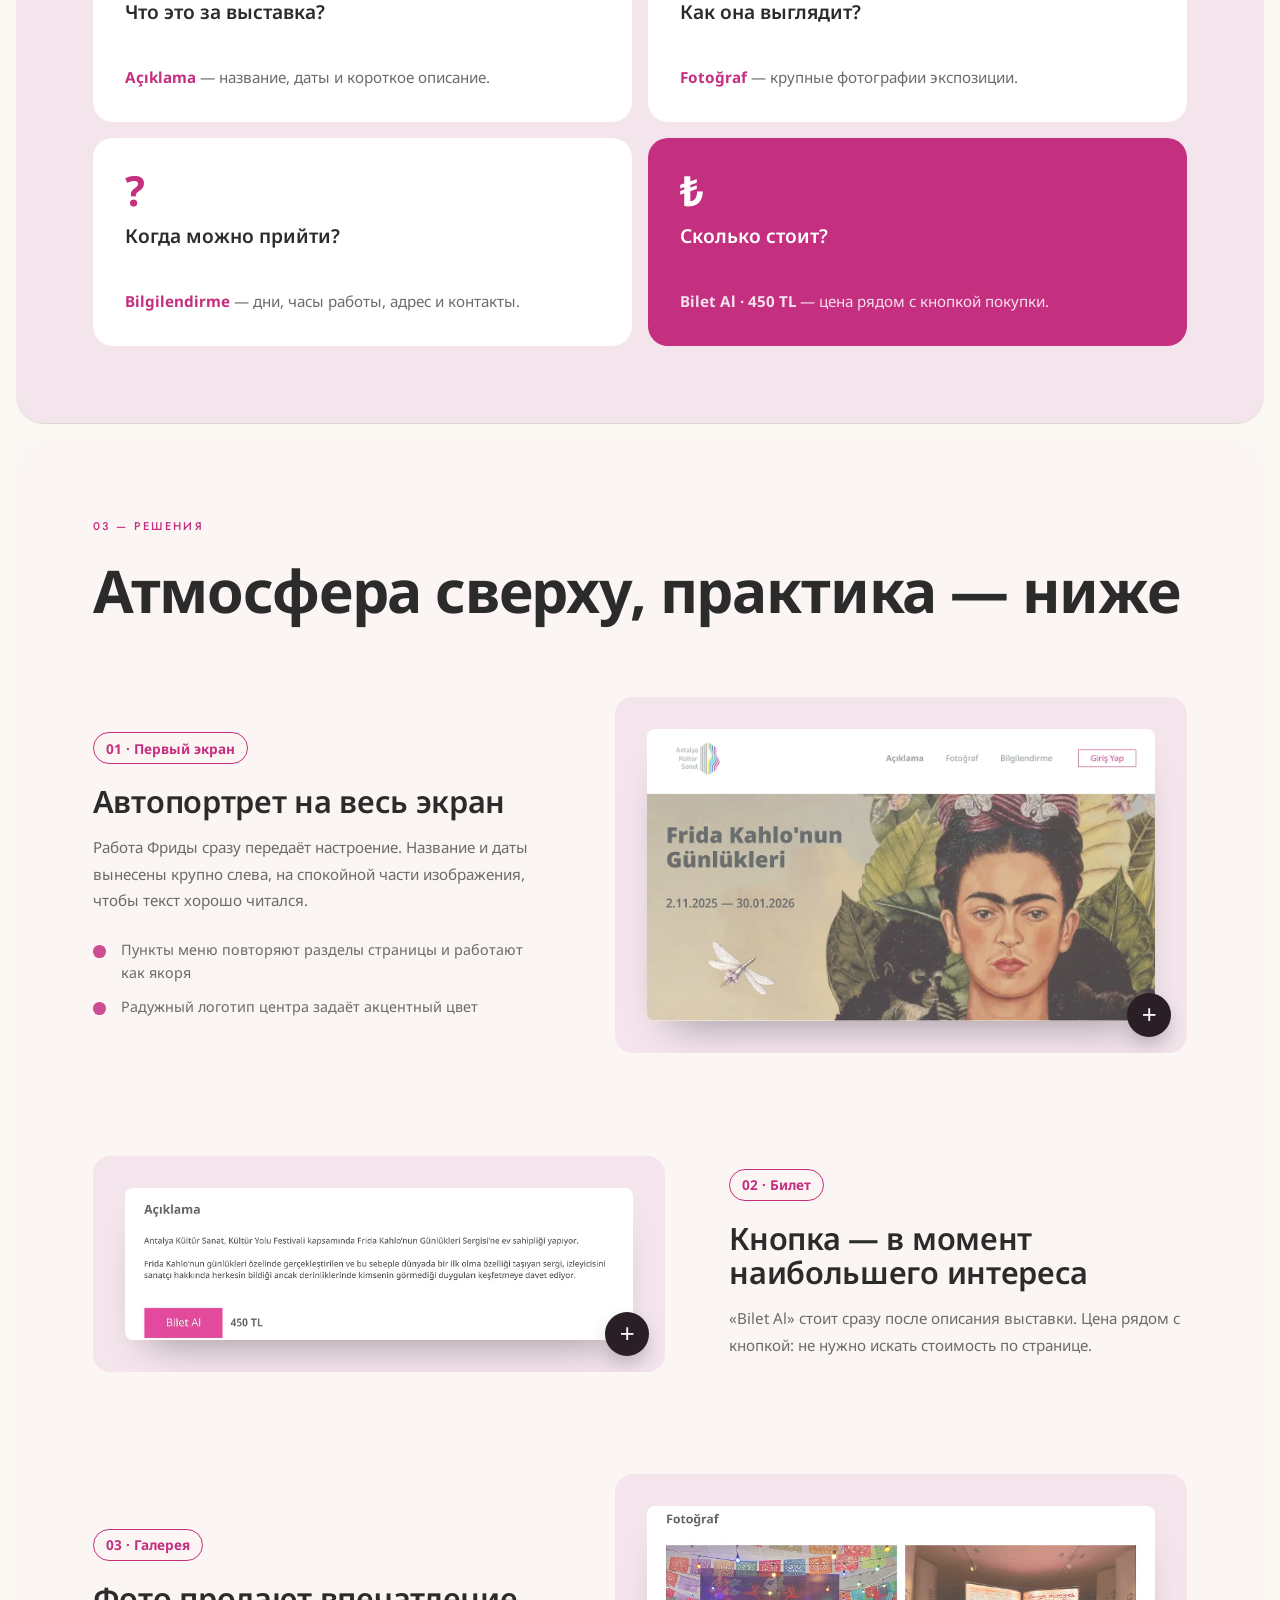
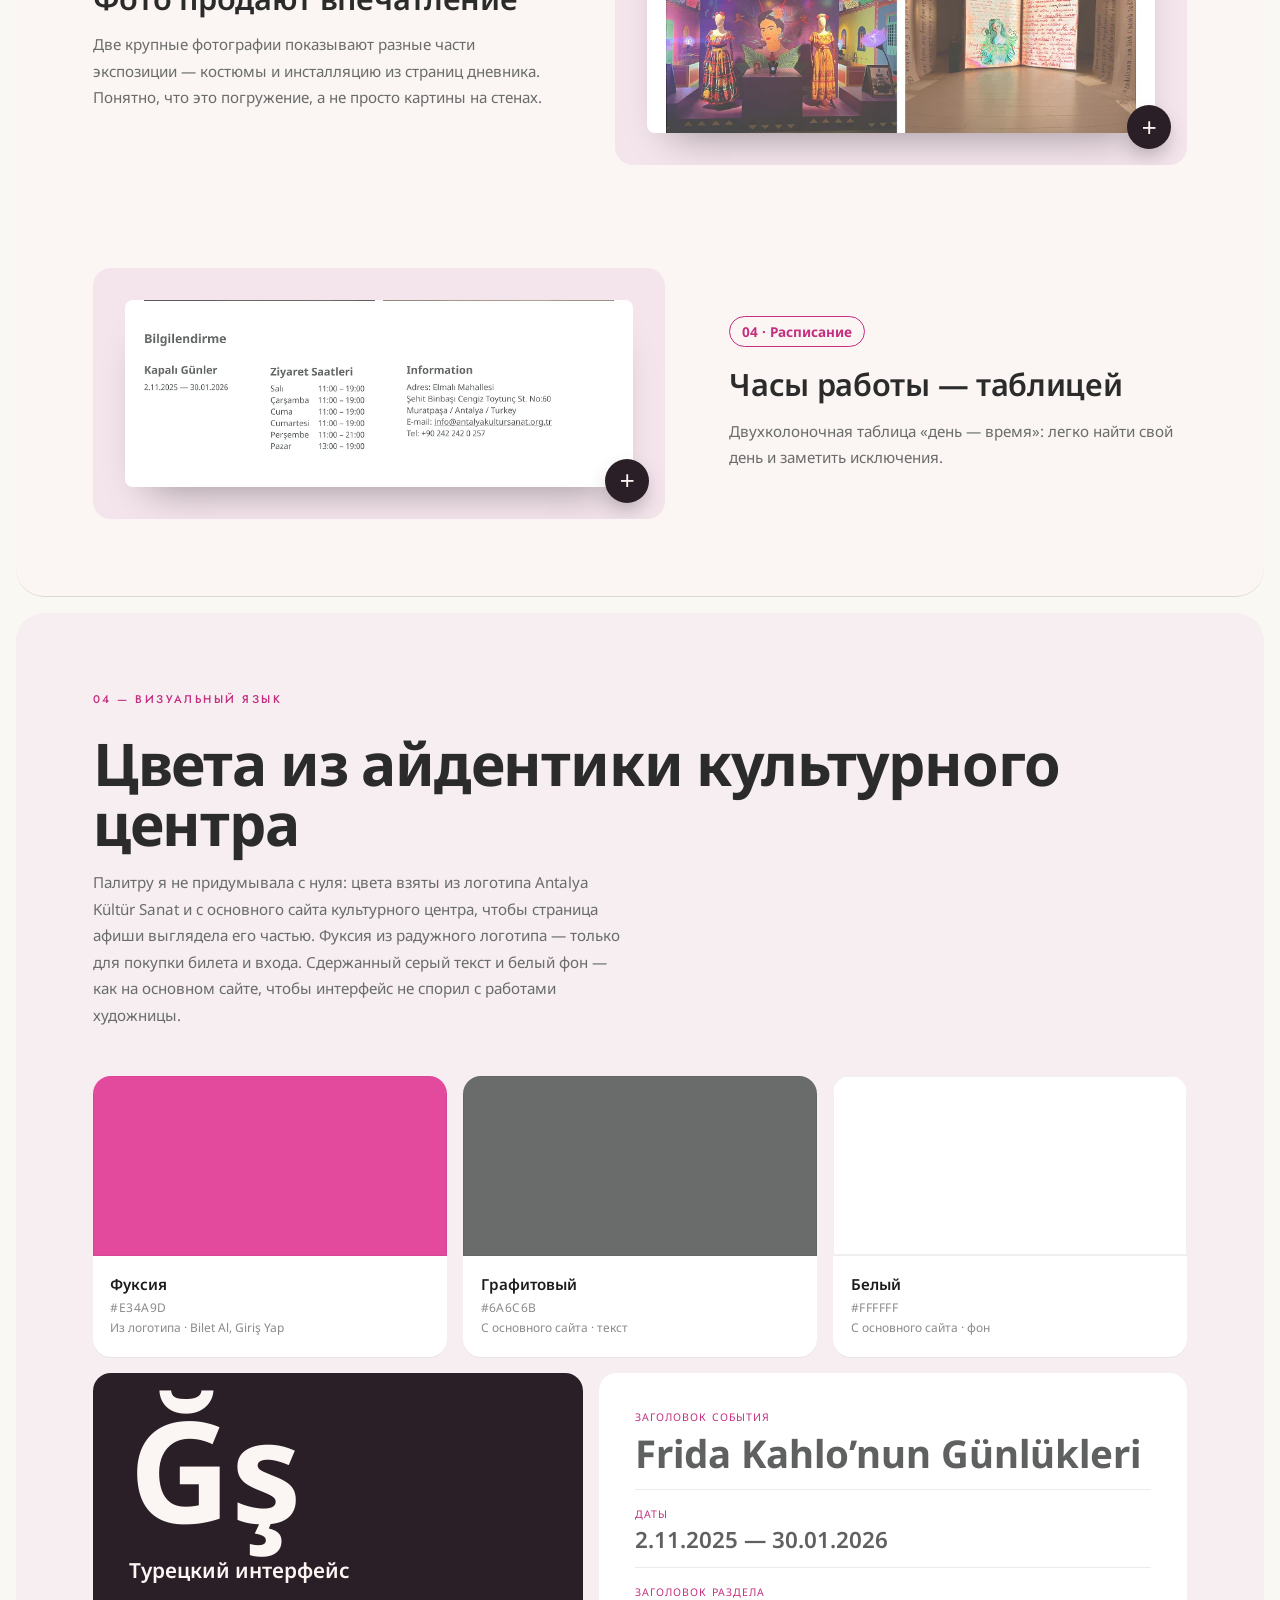
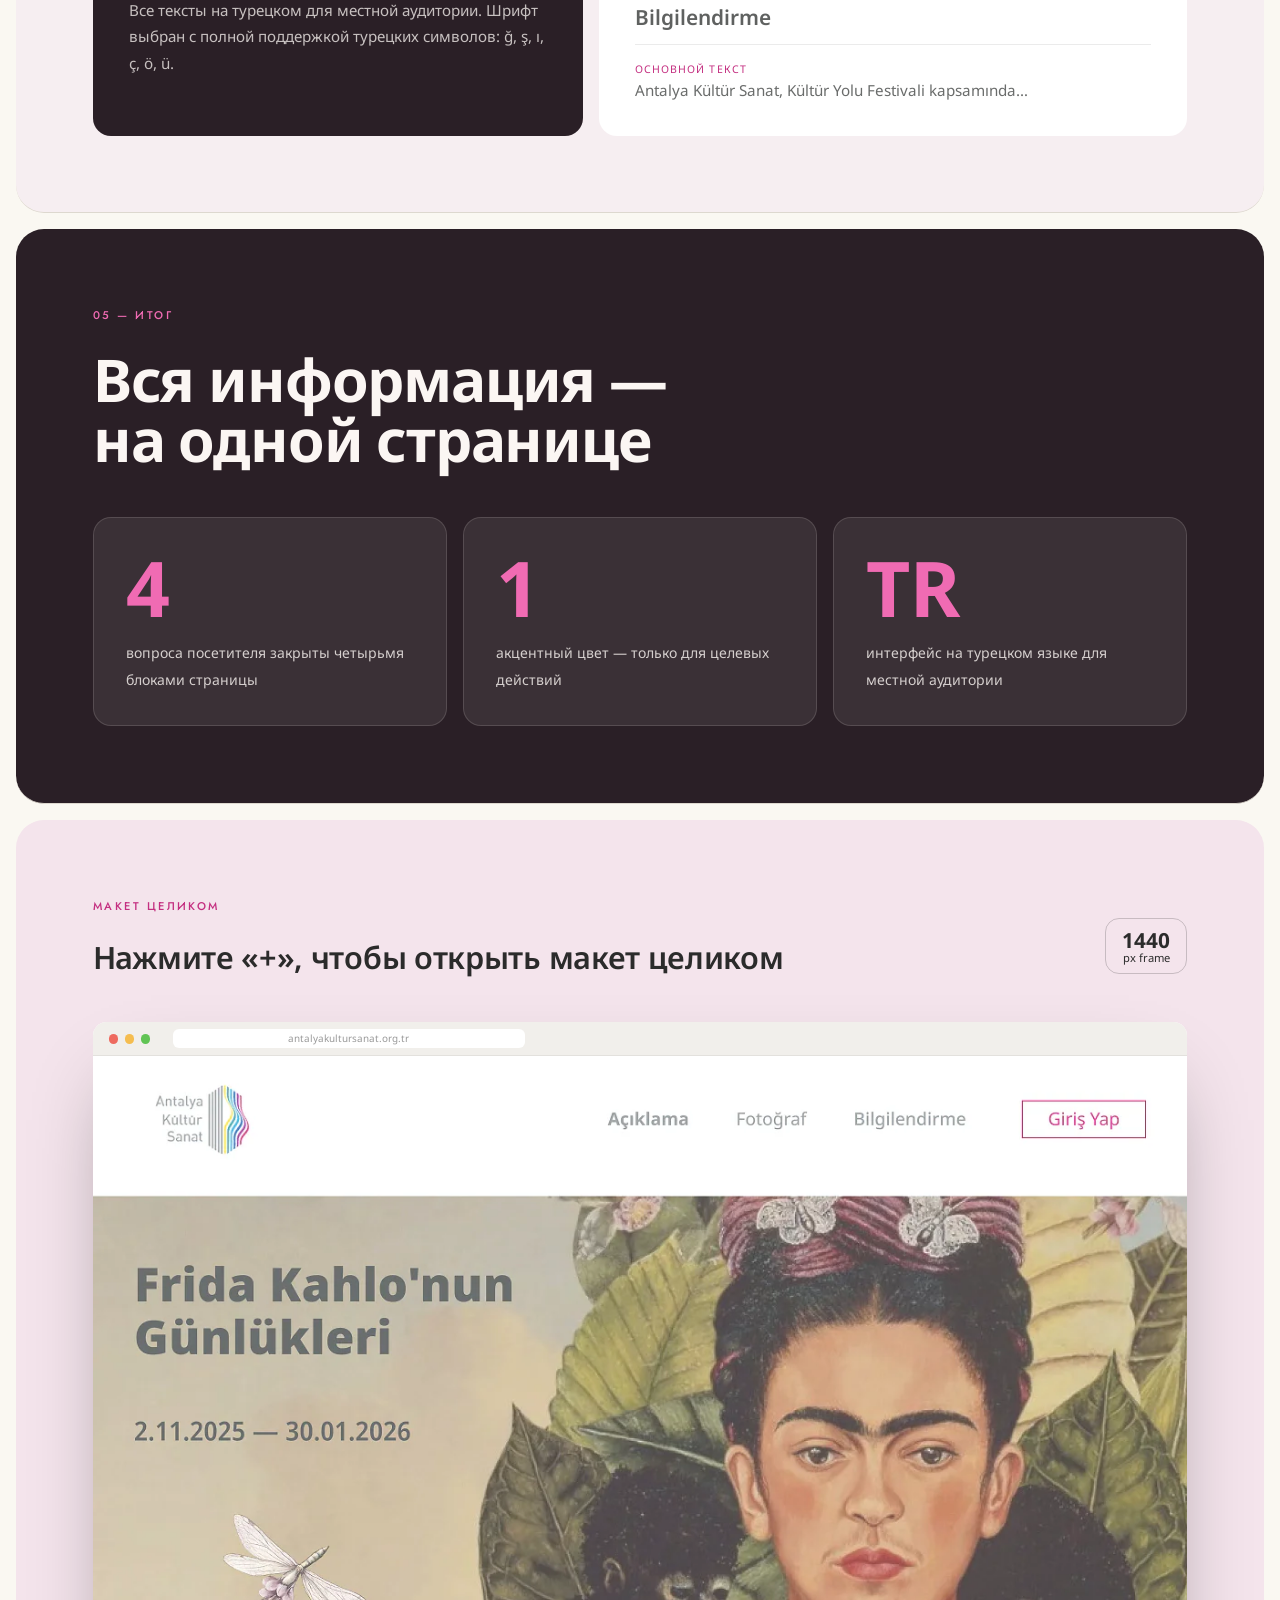
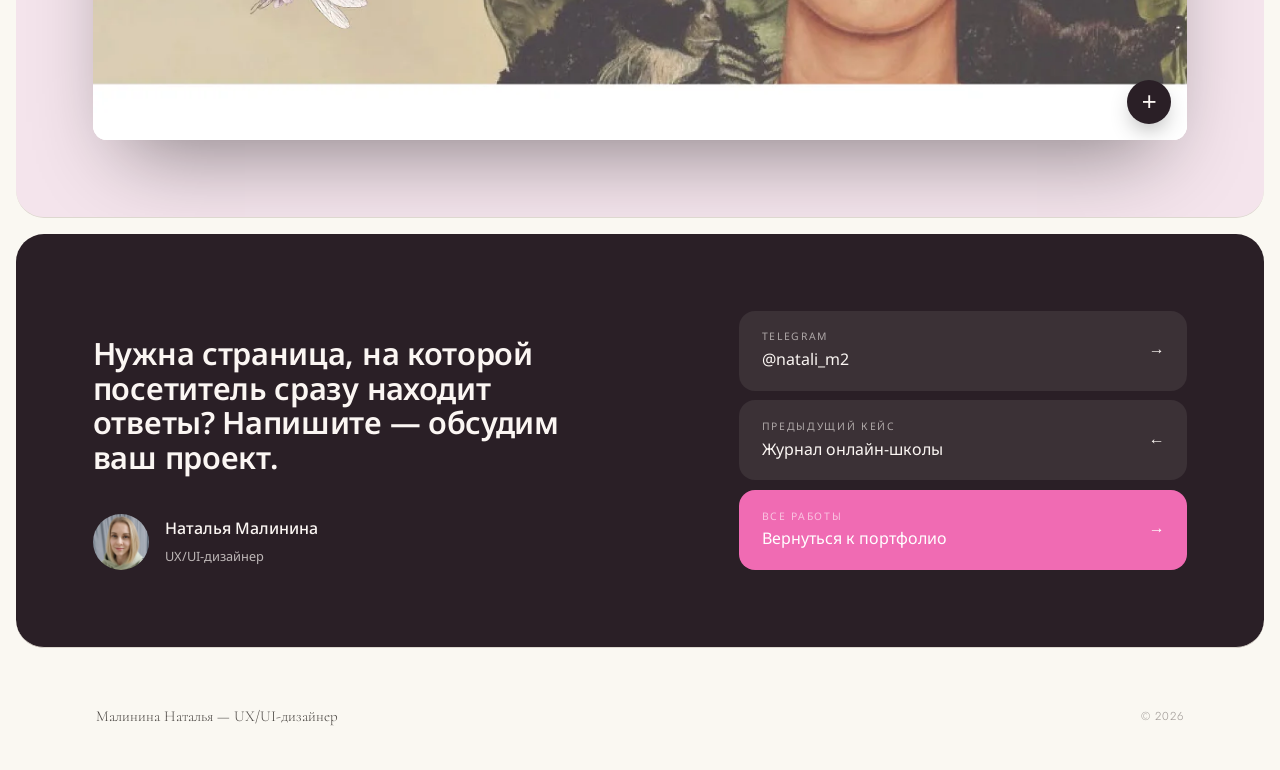
<file: case-afisha.html>
<!DOCTYPE html>
<html lang="ru">
<head>
  <meta charset="UTF-8">
  <meta name="viewport" content="width=device-width, initial-scale=1.0">
  <title>Афиша Antalya Kültür Sanat — кейс · Наталья Малинина</title>
  <meta name="description" content="Кейс: страница афиши выставки «Дневники Фриды Кало» для культурного центра в Анталье.">
  <link rel="preconnect" href="https://fonts.googleapis.com">
  <link rel="preconnect" href="https://fonts.gstatic.com" crossorigin>
  <link href="https://fonts.googleapis.com/css2?family=Cormorant:ital,wght@0,300;0,400;1,300&family=Jost:wght@300;400;500&family=Noto+Sans:wght@400;500;600;700;800&display=swap" rel="stylesheet">
  <link rel="stylesheet" href="css/style.css">
  <link rel="stylesheet" href="css/case.css">
  <style>
    body.case {
      --brand: #2A1F26;
      --brand-ink: #FBF6F3;
      --brand-accent: #F06BB3;
      --accent: #C42F80;
      --soft: #FBF6F3;
      --tint: #F4E4EC;
      --surface: #FFFFFF;
      --text: #2B2B2B;
      --muted: #6A6C6B;
      --display: 'Noto Sans', 'Jost', sans-serif;
    }
    .rainbow { background: linear-gradient(90deg, #8ac6ff, #b38cff, #ff7ac3, #ffb36b, #9be38a); -webkit-background-clip: text; background-clip: text; color: transparent; }
    .sched { width: 100%; border-collapse: collapse; margin-top: 1rem; font-size: 0.92rem; }
    .sched td { padding: 0.55rem 0; border-bottom: 1px dashed #e3d6dc; }
    .sched td:last-child { text-align: right; font-weight: 600; }
    .sched tr.hl td { color: var(--accent); }
  </style>
</head>
<body class="case">

  <nav>
    <a href="index.html" class="nav-logo">Н. Малинина</a>
    <ul class="nav-links">
      <li><a href="index.html#services">Услуги</a></li>
      <li><a href="index.html#portfolio">Портфолио</a></li>
      <li><a href="index.html#process">Процесс</a></li>
      <li><a href="index.html#experience">Опыт</a></li>
      <li><a href="index.html#skills">Навыки</a></li>
      <li><a href="index.html#contact">Контакты</a></li>
    </ul>
  </nav>

  <main class="deck">

    <!-- COVER -->
    <section class="slide slide--brand reveal">
      <div class="cover-top"><span>UX/UI · Страница события · 2026</span><span>Наталья Малинина</span></div>
      <h1 class="h-xl cover-title">Frida Kahlo’nun<br><span class="rainbow">Günlükleri</span></h1>
      <p class="lead cover-sub">Афиша выставки «Дневники Фриды Кало» для культурного центра Antalya Kültür Sanat. Всё, что нужно посетителю, — на одной странице.</p>
      <div class="chips"><span class="chip">#веб-дизайн</span><span class="chip">#культура</span><span class="chip">#информационная-архитектура</span><span class="chip">#локализация-tr</span></div>
      <div class="cover-stage">
        <div class="browser">
          <div class="browser-bar"><i></i><i></i><i></i><span class="browser-url">antalyakultursanat.org.tr</span></div>
          <img src="img/afisha-hero.webp" srcset="img/r/afisha-hero-480.webp 480w, img/r/afisha-hero-800.webp 800w, img/r/afisha-hero-1200.webp 1200w, img/r/afisha-hero-1600.webp 1600w, img/afisha-hero.webp 2400w" sizes="(max-width: 700px) 85vw, 86vw" alt="Первый экран афиши выставки">
        </div>
      </div>
    </section>

    <!-- ABOUT -->
    <section class="slide reveal">
      <p class="eyebrow">01 — О проекте</p>
      <div class="about">
        <h2 class="h-l">Выставка, на&nbsp;которую хочется пойти</h2>
        <div>
          <div class="about-item"><p class="about-k">Задача</p><p class="p">Спроектировать страницу афиши выставки для сайта культурного центра в Анталье: описание, фото экспозиции, расписание, контакты и покупка билета.</p></div>
          <div class="about-item"><p class="about-k">Аудитория</p><p class="p">Жители и гости Антальи, которые ищут, куда сходить. Приходят на страницу с конкретными вопросами и хотят быстро получить ответы.</p></div>
          <div class="about-item"><p class="about-k">Идея</p><p class="p">Работы Фриды задают настроение, интерфейс отходит на второй план. Цвета взяты из логотипа и основного сайта центра, яркая фуксия — только для покупки билета.</p></div>
        </div>
      </div>
      <div class="meta-row">
        <div><small>Роль</small><span>UX/UI-дизайнер</span></div>
        <div><small>Тип</small><span>Страница события</span></div>
        <div><small>Язык интерфейса</small><span>Турецкий</span></div>
        <div><small>Год</small><span>2026</span></div>
      </div>
    </section>

    <!-- STATEMENT -->
    <section class="slide slide--brand statement reveal">
      <p class="eyebrow">Принцип</p>
      <h2 class="h-l">Четыре вопроса посетителя — четыре блока страницы</h2>
      <p class="p">Изучила, как устроены страницы событий у музеев и культурных центров, и оставила только то, что помогает принять решение и прийти.</p>
    </section>

    <!-- QUESTIONS -->
    <section class="slide slide--tint reveal">
      <p class="eyebrow">02 — Информационная архитектура</p>
      <h2 class="h-l">Вопрос → блок</h2>
      <div class="bento">
        <div class="tile s6"><p class="tile-num">?</p><p class="tile-t">Что это за выставка?</p><p class="p"><b style="color:var(--accent)">Açıklama</b> — название, даты и короткое описание.</p></div>
        <div class="tile s6"><p class="tile-num">?</p><p class="tile-t">Как она выглядит?</p><p class="p"><b style="color:var(--accent)">Fotoğraf</b> — крупные фотографии экспозиции.</p></div>
        <div class="tile s6"><p class="tile-num">?</p><p class="tile-t">Когда можно прийти?</p><p class="p"><b style="color:var(--accent)">Bilgilendirme</b> — дни, часы работы, адрес и контакты.</p></div>
        <div class="tile s6 tile--accent"><p class="tile-num">₺</p><p class="tile-t">Сколько стоит?</p><p class="p"><b>Bilet Al · 450 TL</b> — цена рядом с кнопкой покупки.</p></div>
      </div>
    </section>

    <!-- SOLUTIONS -->
    <section class="slide reveal">
      <p class="eyebrow">03 — Решения</p>
      <h2 class="h-l" style="margin-bottom:clamp(3rem,6vw,5rem)">Атмосфера сверху, практика — ниже</h2>

      <div class="split">
        <div>
          <span class="num-tag">01 · Первый экран</span>
          <h3 class="h-m">Автопортрет на весь экран</h3>
          <p class="p">Работа Фриды сразу передаёт настроение. Название и даты вынесены крупно слева, на спокойной части изображения, чтобы текст хорошо читался.</p>
          <ul class="bullets">
            <li>Пункты меню повторяют разделы страницы и работают как якоря</li>
            <li>Радужный логотип центра задаёт акцентный цвет</li>
          </ul>
        </div>
        <div class="split-media zoom"><img src="img/afisha-hero.webp" srcset="img/r/afisha-hero-480.webp 480w, img/r/afisha-hero-800.webp 800w, img/r/afisha-hero-1200.webp 1200w, img/r/afisha-hero-1600.webp 1600w, img/afisha-hero.webp 2400w" sizes="(max-width: 700px) 77vw, 41vw" alt="Первый экран" loading="lazy"></div>
      </div>

      <div class="split rev">
        <div>
          <span class="num-tag">02 · Билет</span>
          <h3 class="h-m">Кнопка — в момент наибольшего интереса</h3>
          <p class="p">«Bilet Al» стоит сразу после описания выставки. Цена рядом с кнопкой: не нужно искать стоимость по странице.</p>
        </div>
        <div class="split-media zoom"><img src="img/afisha-info.webp" srcset="img/r/afisha-info-480.webp 480w, img/r/afisha-info-800.webp 800w, img/r/afisha-info-1200.webp 1200w, img/r/afisha-info-1600.webp 1600w, img/afisha-info.webp 2400w" sizes="(max-width: 700px) 77vw, 41vw" alt="Описание и покупка билета" loading="lazy"></div>
      </div>

      <div class="split">
        <div>
          <span class="num-tag">03 · Галерея</span>
          <h3 class="h-m">Фото продают впечатление</h3>
          <p class="p">Две крупные фотографии показывают разные части экспозиции — костюмы и инсталляцию из страниц дневника. Понятно, что это погружение, а не просто картины на стенах.</p>
        </div>
        <div class="split-media zoom"><img src="img/afisha-photos.webp" srcset="img/r/afisha-photos-480.webp 480w, img/r/afisha-photos-800.webp 800w, img/r/afisha-photos-1200.webp 1200w, img/r/afisha-photos-1600.webp 1600w, img/afisha-photos.webp 2400w" sizes="(max-width: 700px) 77vw, 41vw" alt="Фото экспозиции" loading="lazy"></div>
      </div>

      <div class="split rev">
        <div>
          <span class="num-tag">04 · Расписание</span>
          <h3 class="h-m">Часы работы — таблицей</h3>
          <p class="p">Двухколоночная таблица «день — время»: легко найти свой день и заметить исключения.</p>
        </div>
        <div class="split-media zoom"><img src="img/afisha-details.webp" srcset="img/r/afisha-details-480.webp 480w, img/r/afisha-details-800.webp 800w, img/r/afisha-details-1200.webp 1200w, img/r/afisha-details-1600.webp 1600w, img/afisha-details.webp 2400w" sizes="(max-width: 700px) 77vw, 41vw" alt="Информация для посетителей" loading="lazy"></div>
      </div>
    </section>

    <!-- VISUAL -->
    <section class="slide reveal" style="background:#F6EEF1">
      <p class="eyebrow">04 — Визуальный язык</p>
      <h2 class="h-l">Цвета из&nbsp;айдентики культурного центра</h2>
      <p class="p" style="max-width:60ch;margin-top:1rem">Палитру я не придумывала с нуля: цвета взяты из логотипа Antalya Kültür Sanat и с основного сайта культурного центра, чтобы страница афиши выглядела его частью. Фуксия из радужного логотипа — только для покупки билета и входа. Сдержанный серый текст и белый фон — как на основном сайте, чтобы интерфейс не спорил с работами художницы.</p>
      <div class="palette-strips" style="--n:3">
        <div class="strip"><div class="strip-color" style="background:#E34A9D"></div><div class="strip-info"><p class="strip-name">Фуксия</p><p class="strip-hex">#E34A9D</p><p class="strip-role">Из логотипа · Bilet Al, Giriş Yap</p></div></div>
        <div class="strip"><div class="strip-color" style="background:#6A6C6B"></div><div class="strip-info"><p class="strip-name">Графитовый</p><p class="strip-hex">#6A6C6B</p><p class="strip-role">С основного сайта · текст</p></div></div>
        <div class="strip"><div class="strip-color" style="background:#FFFFFF;border-bottom:1px solid #eee"></div><div class="strip-info"><p class="strip-name">Белый</p><p class="strip-hex">#FFFFFF</p><p class="strip-role">С основного сайта · фон</p></div></div>
      </div>
      <div class="type-grid">
        <div class="type-card dark">
          <p class="type-aa">Ğş</p>
          <p class="type-name">Турецкий интерфейс</p>
          <p class="p">Все тексты на турецком для местной аудитории. Шрифт выбран с полной поддержкой турецких символов: ğ, ş, ı, ç, ö, ü.</p>
        </div>
        <div class="type-card type-scale">
          <div><small>Заголовок события</small><span style="font-size:clamp(1.6rem,3vw,2.4rem);font-weight:700;color:#5f6160">Frida Kahlo’nun Günlükleri</span></div>
          <div><small>Даты</small><span style="font-size:1.4rem;font-weight:600;color:#5f6160">2.11.2025 — 30.01.2026</span></div>
          <div><small>Заголовок раздела</small><span style="font-size:1.3rem;font-weight:600;color:#5f6160">Bilgilendirme</span></div>
          <div><small>Основной текст</small><span style="font-size:0.95rem;color:#6a6c6b">Antalya Kültür Sanat, Kültür Yolu Festivali kapsamında…</span></div>
        </div>
      </div>
    </section>

    <!-- RESULT -->
    <section class="slide slide--brand reveal">
      <p class="eyebrow">05 — Итог</p>
      <h2 class="h-l" style="max-width:18ch">Вся информация — на&nbsp;одной странице</h2>
      <div class="stats" style="--n:3">
        <div class="stat"><b>4</b><span>вопроса посетителя закрыты четырьмя блоками страницы</span></div>
        <div class="stat"><b>1</b><span>акцентный цвет — только для целевых действий</span></div>
        <div class="stat"><b>TR</b><span>интерфейс на турецком языке для местной аудитории</span></div>
      </div>
    </section>

    <!-- FULL -->
    <section class="slide slide--tint reveal">
      <div style="display:flex;justify-content:space-between;align-items:end;gap:1rem;flex-wrap:wrap">
        <div><p class="eyebrow">Макет целиком</p><h2 class="h-m">Нажмите «+», чтобы открыть макет целиком</h2></div>
        <span class="badge"><b>1440</b>px frame</span>
      </div>
      <div class="scroll-window">
        <div class="browser">
          <div class="browser-bar"><i></i><i></i><i></i><span class="browser-url">antalyakultursanat.org.tr</span></div>
          <div class="shot zoom" style="--ratio:16 / 10"><img src="img/afisha-full.webp" srcset="img/r/afisha-full-480.webp 480w, img/r/afisha-full-800.webp 800w, img/r/afisha-full-1200.webp 1200w, img/r/afisha-full-1600.webp 1600w, img/afisha-full.webp 2400w" sizes="(max-width: 700px) 85vw, 77vw" alt="Полный макет афиши" loading="lazy"></div>
        </div>
      </div>
    </section>

    <!-- THANKS -->
    <section class="slide slide--brand reveal">
      <div class="thanks">
        <div>
          <p class="h-m" style="max-width:26ch">Нужна страница, на которой посетитель сразу находит ответы? Напишите — обсудим ваш проект.</p>
          <div class="author"><img src="img/foto.png" srcset="img/r/foto-480.webp 480w, img/r/foto-800.webp 800w, img/foto.png 1180w" sizes="(max-width: 700px) 15vw, 4vw" alt=""><div><b>Наталья Малинина</b><span>UX/UI-дизайнер</span></div></div>
        </div>
        <div class="thanks-links">
          <a class="thanks-link" href="https://t.me/natali_m2" target="_blank" rel="noopener"><div><small>Telegram</small>@natali_m2</div><span>→</span></a>
          <a class="thanks-link" href="case-journal.html"><div><small>Предыдущий кейс</small>Журнал онлайн-школы</div><span>←</span></a>
          <a class="thanks-link next" href="index.html#portfolio"><div><small>Все работы</small>Вернуться к портфолио</div><span>→</span></a>
        </div>
      </div>
    </section>

  </main>

  <footer>
    <span class="footer-name">Малинина Наталья — UX/UI-дизайнер</span>
    <span class="footer-copy">© 2026</span>
  </footer>

  <script src="js/main.js"></script>
</body>
</html>
</file>
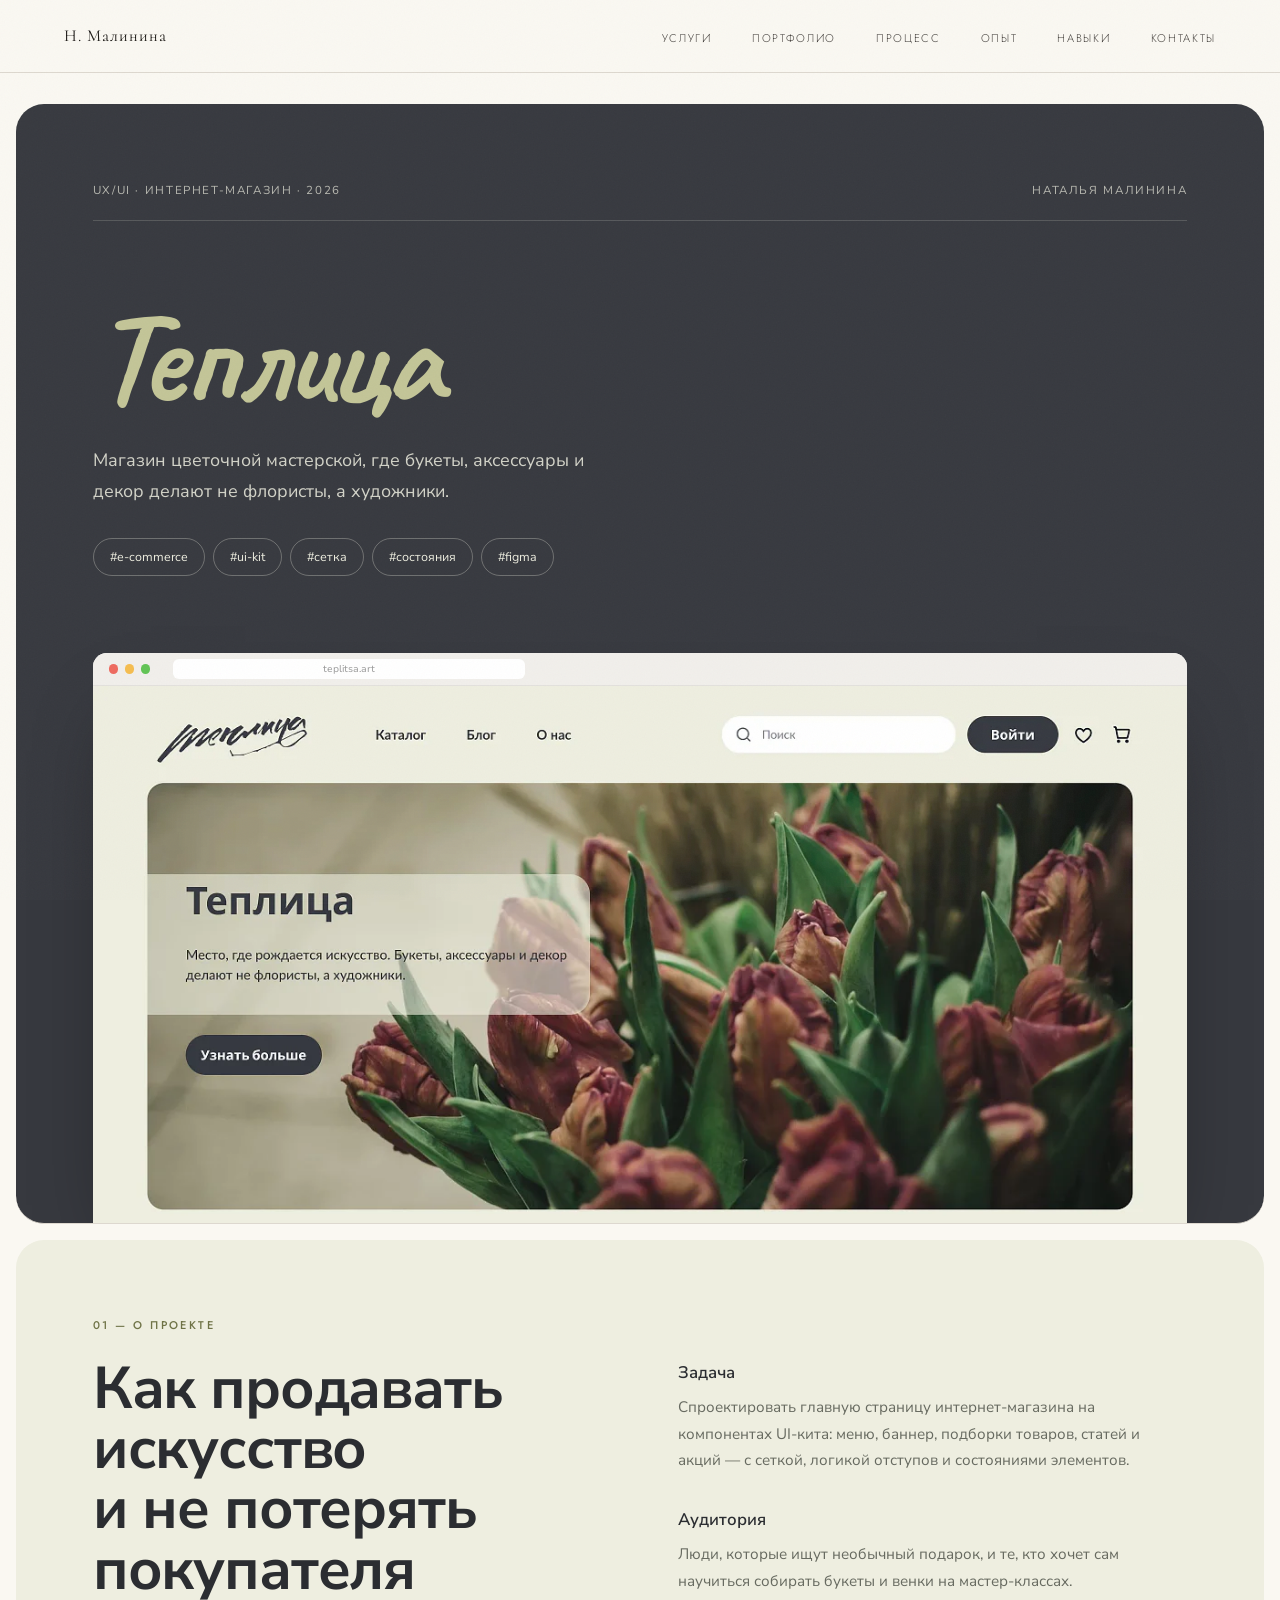
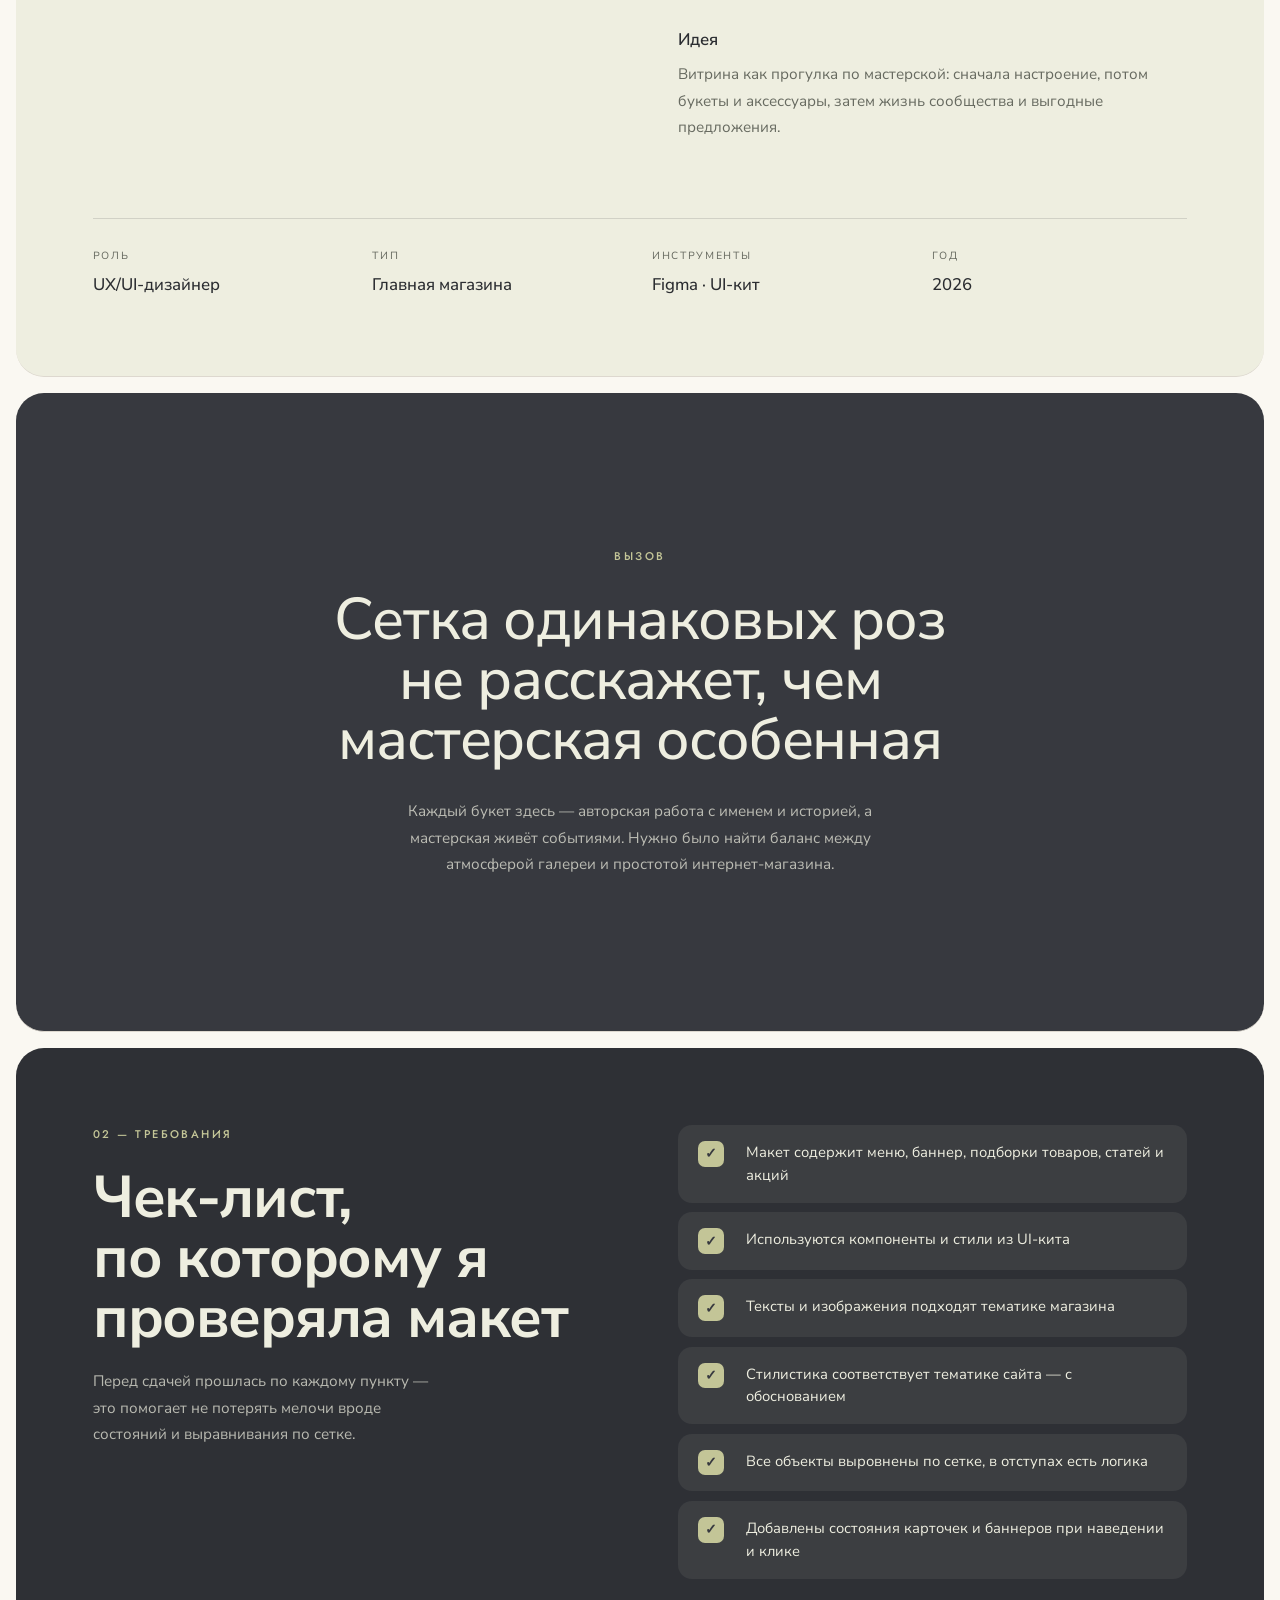
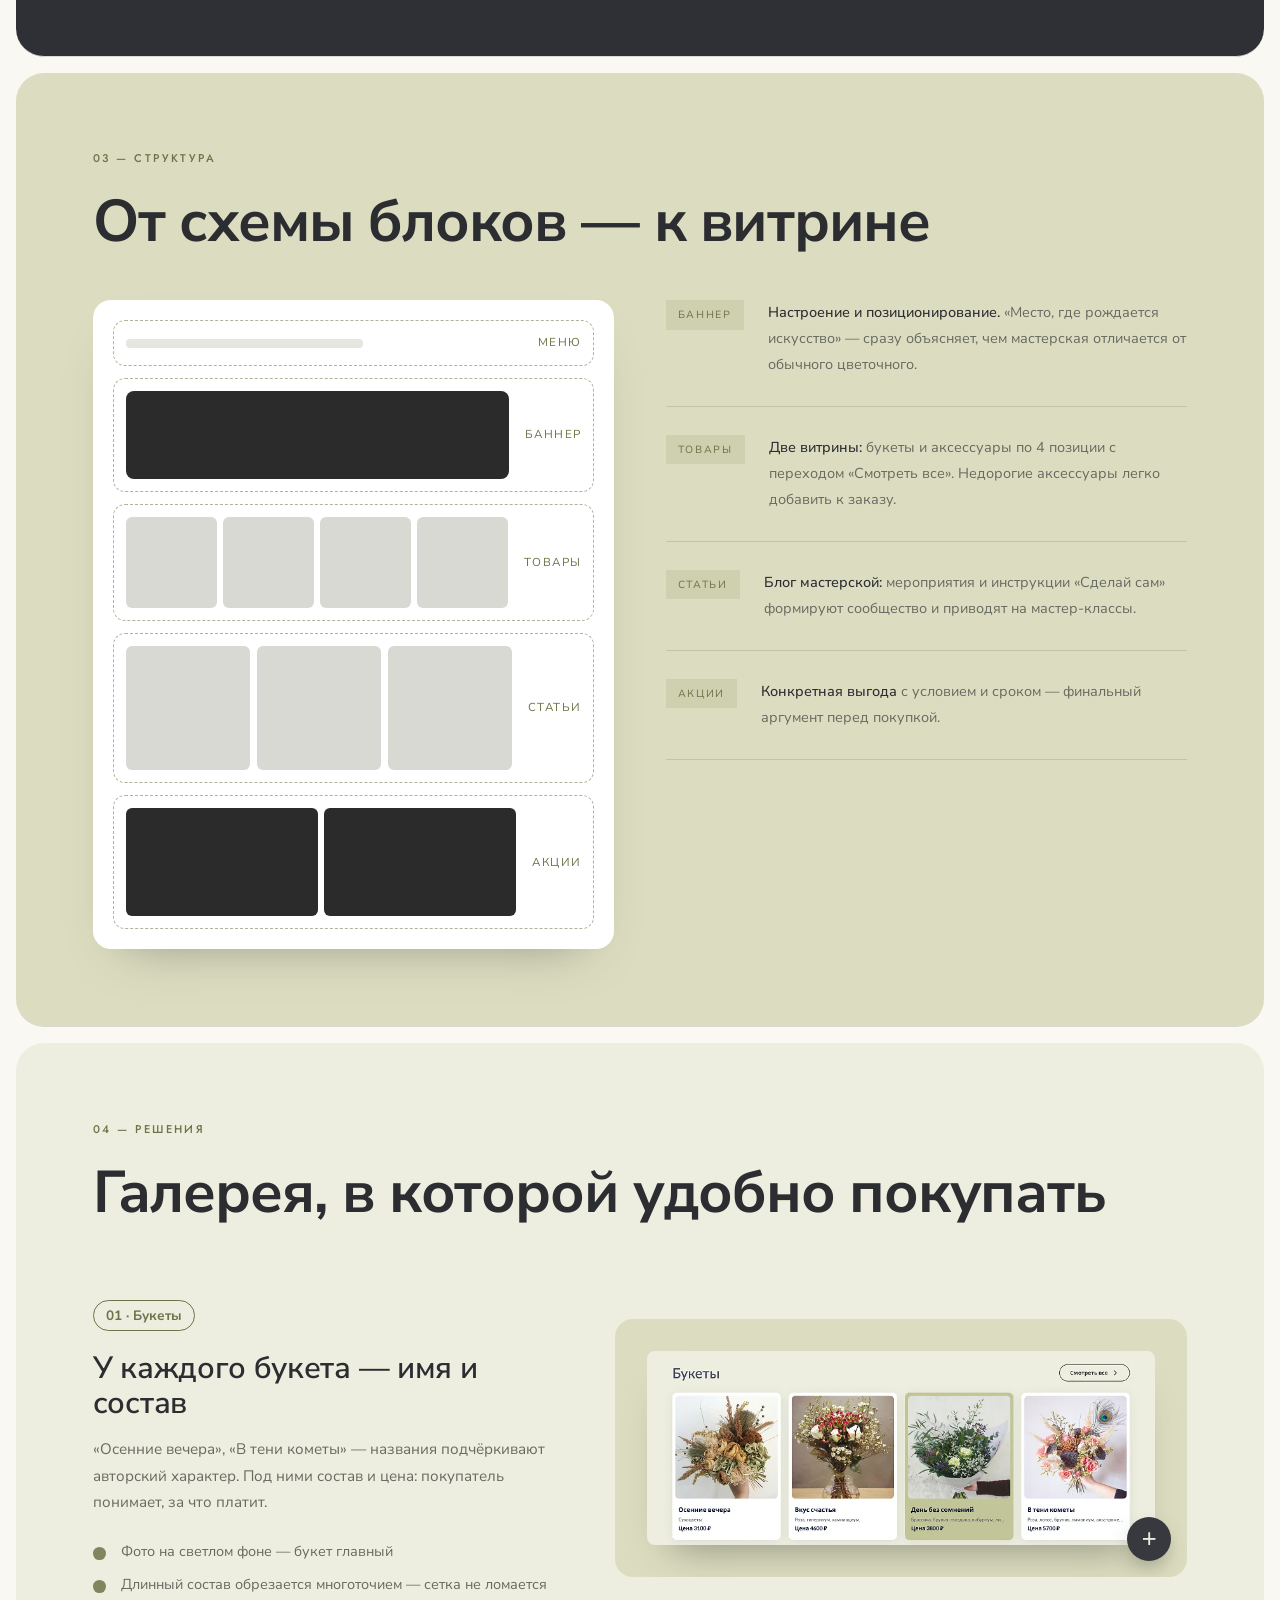
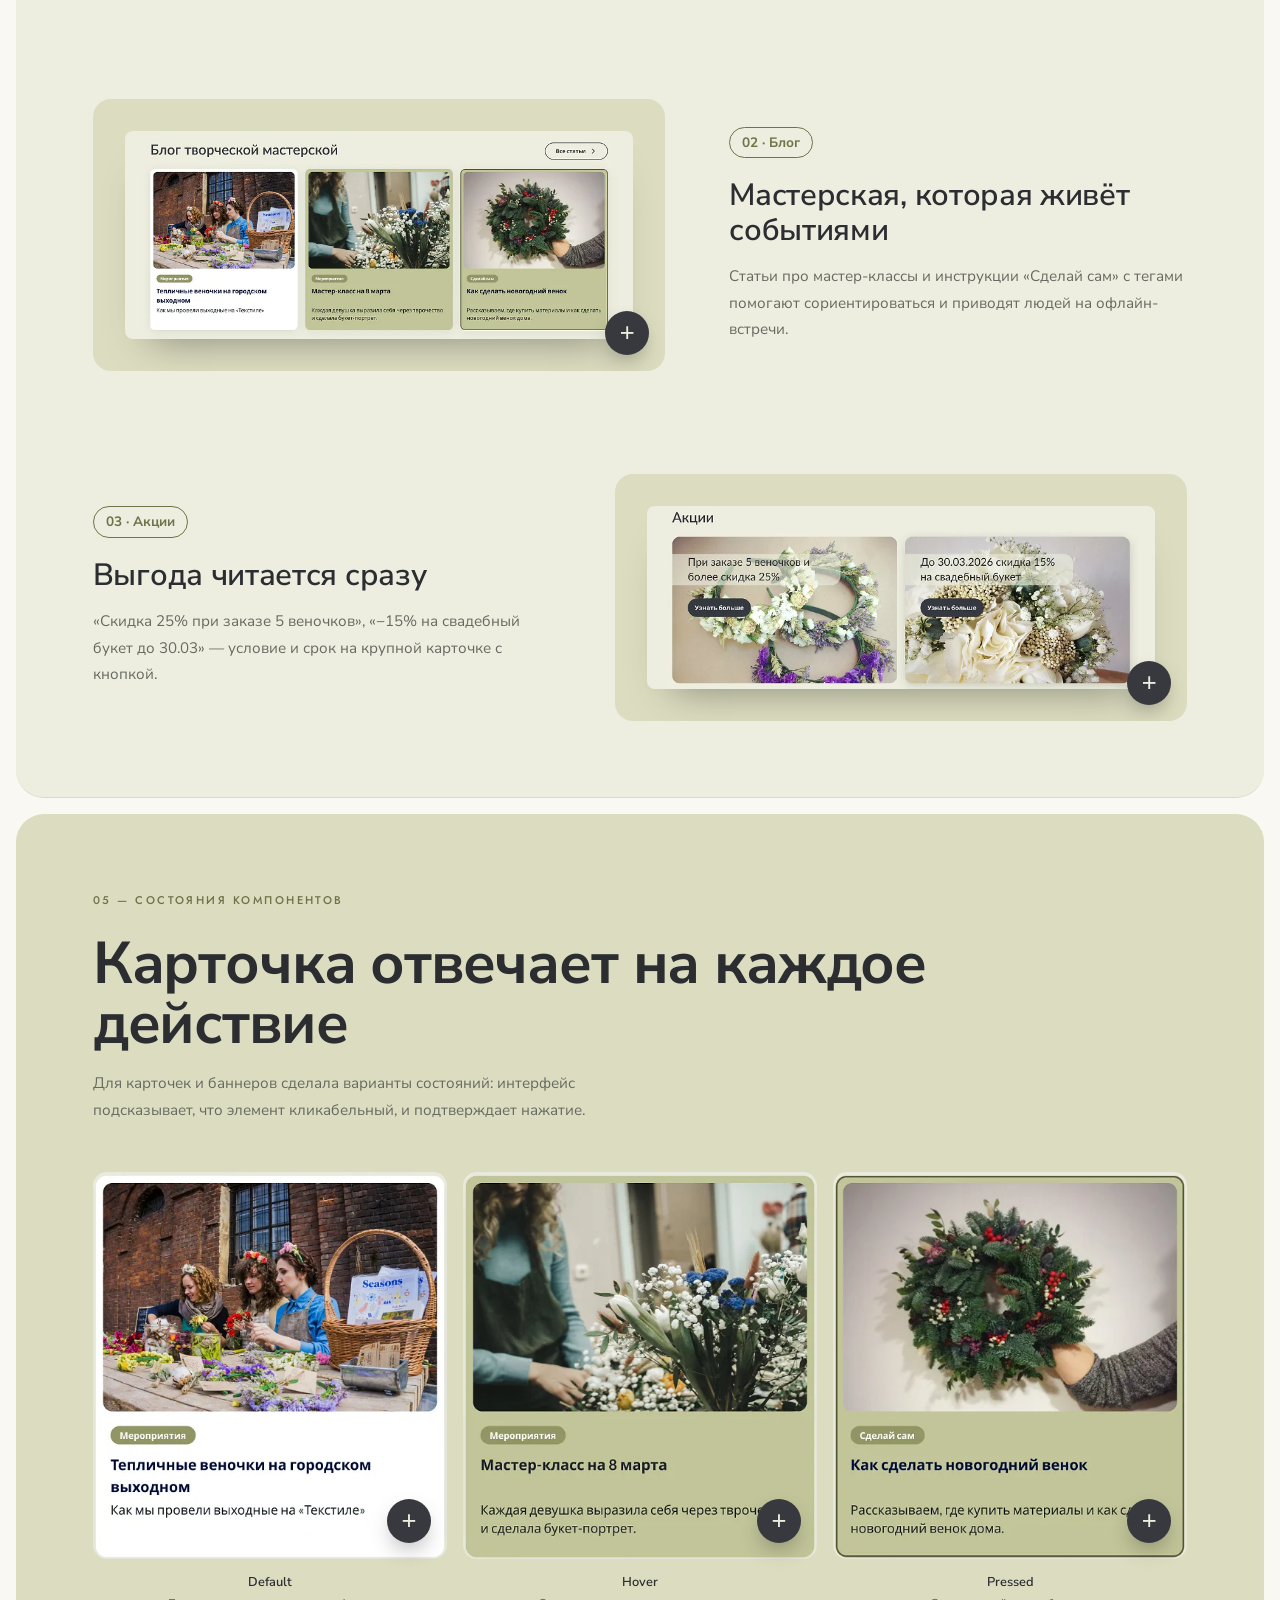
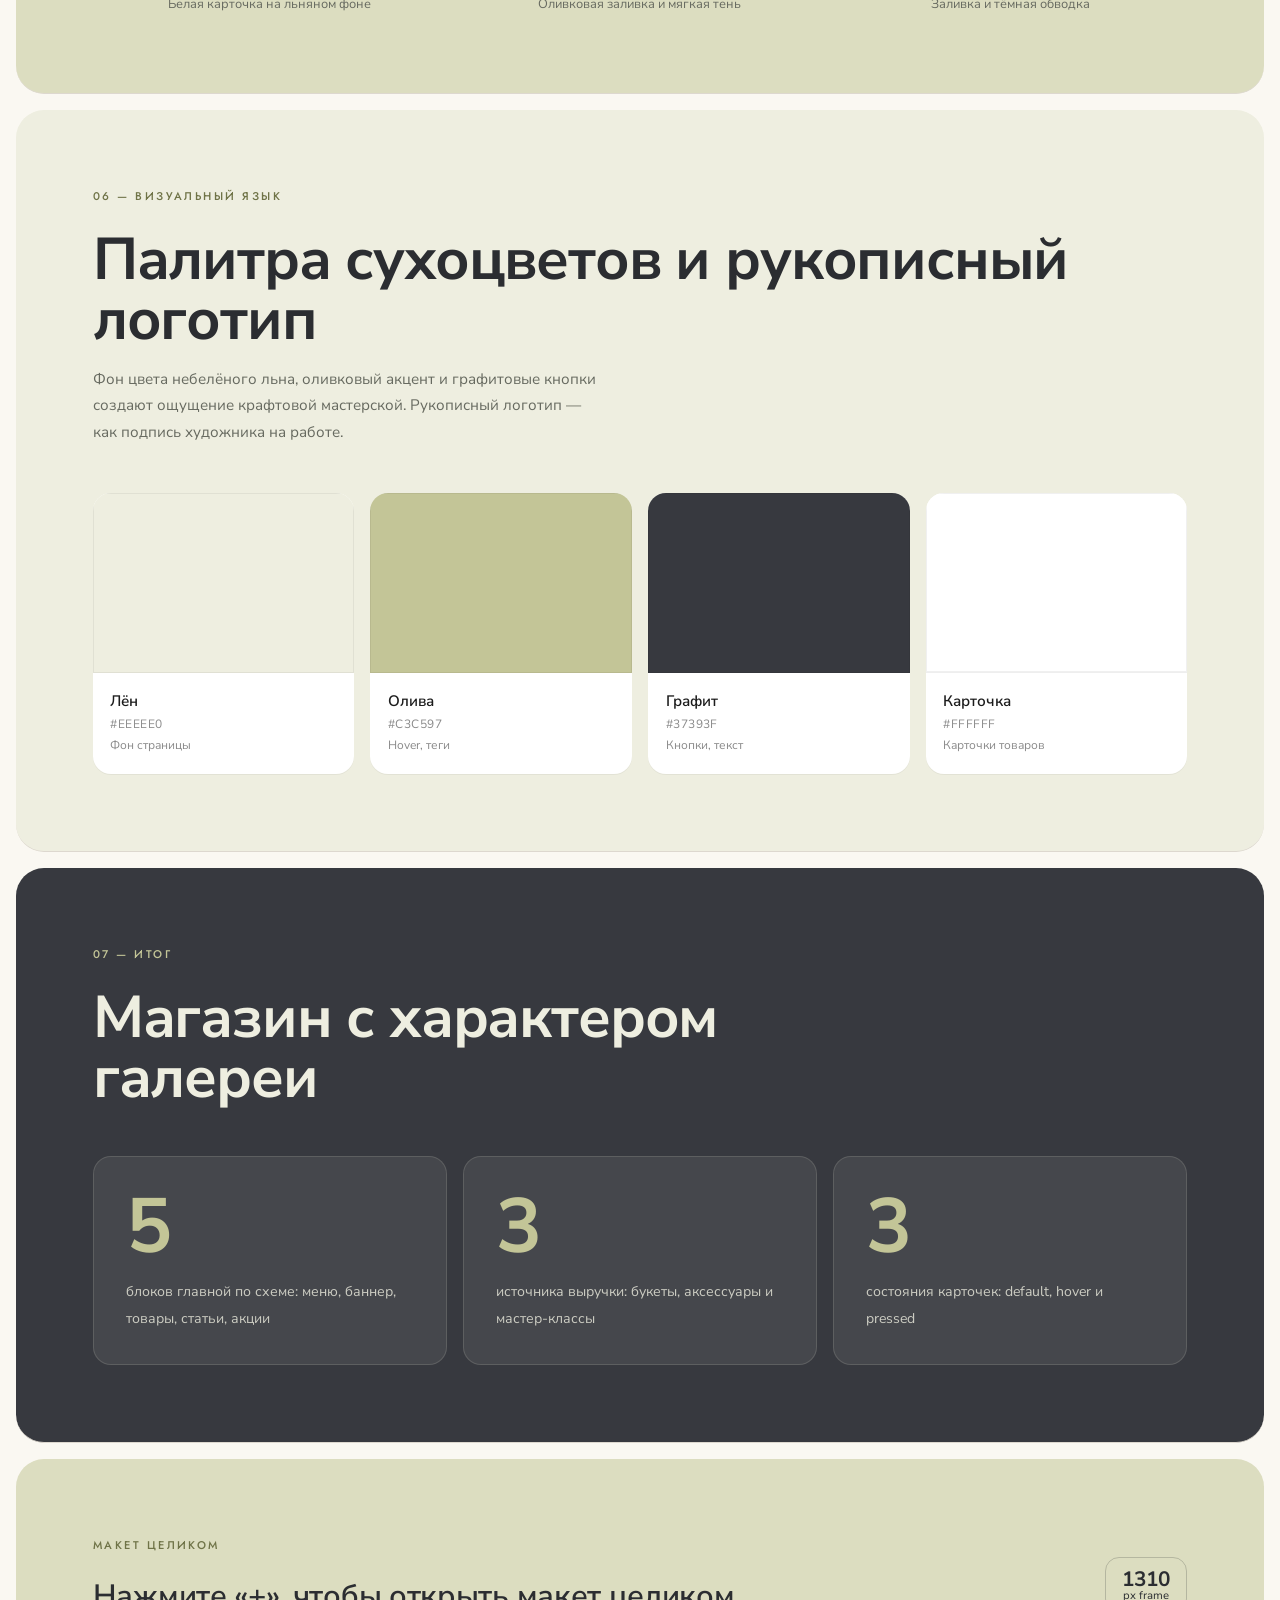
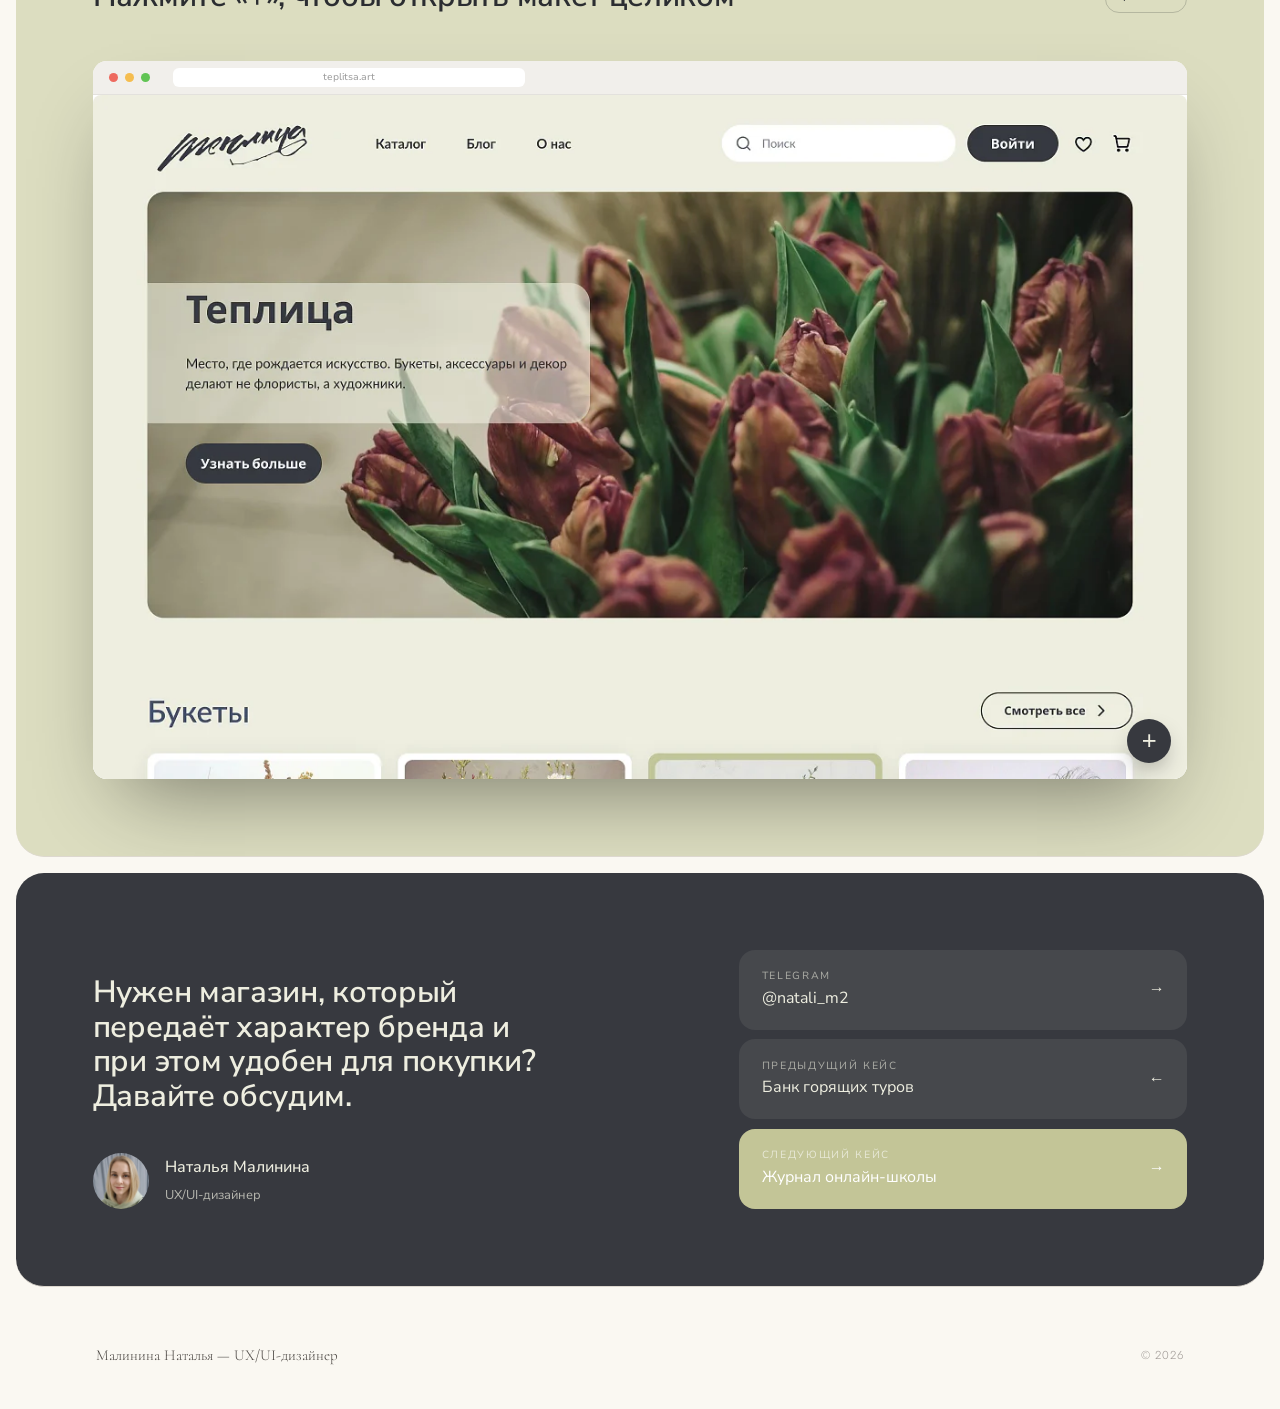
<file: case-flowers.html>
<!DOCTYPE html>
<html lang="ru">
<head>
  <meta charset="UTF-8">
  <meta name="viewport" content="width=device-width, initial-scale=1.0">
  <title>Теплица — кейс · Наталья Малинина</title>
  <meta name="description" content="Кейс: дизайн интернет-магазина творческой цветочной мастерской «Теплица».">
  <link rel="preconnect" href="https://fonts.googleapis.com">
  <link rel="preconnect" href="https://fonts.gstatic.com" crossorigin>
  <link href="https://fonts.googleapis.com/css2?family=Cormorant:ital,wght@0,300;0,400;1,300&family=Jost:wght@300;400;500&family=Nunito+Sans:opsz,wght@6..12,400;6..12,600;6..12,700;6..12,800&family=Caveat:wght@500;700&display=swap" rel="stylesheet">
  <link rel="stylesheet" href="css/style.css">
  <link rel="stylesheet" href="css/case.css">
  <style>
    body.case {
      --brand: #37393F;
      --brand-ink: #EEEEE0;
      --brand-accent: #C3C597;
      --accent: #6F7347;
      --soft: #EEEEE0;
      --tint: #DCDDC0;
      --surface: #FFFFFF;
      --text: #2B2D31;
      --muted: #676A60;
      --display: 'Nunito Sans', 'Jost', sans-serif;
    }
    .hand { font-family: 'Caveat', cursive; font-weight: 700; color: var(--brand-accent); }
  </style>
</head>
<body class="case">

  <nav>
    <a href="index.html" class="nav-logo">Н. Малинина</a>
    <ul class="nav-links">
      <li><a href="index.html#services">Услуги</a></li>
      <li><a href="index.html#portfolio">Портфолио</a></li>
      <li><a href="index.html#process">Процесс</a></li>
      <li><a href="index.html#experience">Опыт</a></li>
      <li><a href="index.html#skills">Навыки</a></li>
      <li><a href="index.html#contact">Контакты</a></li>
    </ul>
  </nav>

  <main class="deck">

    <!-- COVER -->
    <section class="slide slide--brand reveal">
      <div class="cover-top"><span>UX/UI · Интернет-магазин · 2026</span><span>Наталья Малинина</span></div>
      <h1 class="h-xl cover-title"><span class="hand" style="font-size:1.15em">Теплица</span></h1>
      <p class="lead cover-sub">Магазин цветочной мастерской, где букеты, аксессуары и декор делают не флористы, а художники.</p>
      <div class="chips"><span class="chip">#e-commerce</span><span class="chip">#ui-kit</span><span class="chip">#сетка</span><span class="chip">#состояния</span><span class="chip">#figma</span></div>
      <div class="cover-stage">
        <div class="browser">
          <div class="browser-bar"><i></i><i></i><i></i><span class="browser-url">teplitsa.art</span></div>
          <img src="img/flowers-hero.webp" srcset="img/r/flowers-hero-480.webp 480w, img/r/flowers-hero-800.webp 800w, img/r/flowers-hero-1200.webp 1200w, img/r/flowers-hero-1600.webp 1600w, img/flowers-hero.webp 2400w" sizes="(max-width: 700px) 85vw, 86vw" alt="Первый экран магазина «Теплица»">
        </div>
      </div>
    </section>

    <!-- ABOUT -->
    <section class="slide reveal">
      <p class="eyebrow">01 — О проекте</p>
      <div class="about">
        <h2 class="h-l">Как продавать искусство и&nbsp;не&nbsp;потерять покупателя</h2>
        <div>
          <div class="about-item"><p class="about-k">Задача</p><p class="p">Спроектировать главную страницу интернет-магазина на компонентах UI-кита: меню, баннер, подборки товаров, статей и акций — с сеткой, логикой отступов и состояниями элементов.</p></div>
          <div class="about-item"><p class="about-k">Аудитория</p><p class="p">Люди, которые ищут необычный подарок, и те, кто хочет сам научиться собирать букеты и венки на мастер-классах.</p></div>
          <div class="about-item"><p class="about-k">Идея</p><p class="p">Витрина как прогулка по мастерской: сначала настроение, потом букеты и аксессуары, затем жизнь сообщества и выгодные предложения.</p></div>
        </div>
      </div>
      <div class="meta-row">
        <div><small>Роль</small><span>UX/UI-дизайнер</span></div>
        <div><small>Тип</small><span>Главная магазина</span></div>
        <div><small>Инструменты</small><span>Figma · UI-кит</span></div>
        <div><small>Год</small><span>2026</span></div>
      </div>
    </section>

    <!-- STATEMENT -->
    <section class="slide slide--brand statement reveal">
      <p class="eyebrow">Вызов</p>
      <h2 class="h-l">Сетка одинаковых роз не&nbsp;расскажет, чем мастерская особенная</h2>
      <p class="p">Каждый букет здесь — авторская работа с именем и историей, а мастерская живёт событиями. Нужно было найти баланс между атмосферой галереи и простотой интернет-магазина.</p>
    </section>

    <!-- BRIEF -->
    <section class="slide slide--brand reveal" style="background:#2E3035">
      <div class="about">
        <div>
          <p class="eyebrow">02 — Требования</p>
          <h2 class="h-l">Чек-лист, по&nbsp;которому я проверяла макет</h2>
          <p class="p" style="margin-top:1.25rem;max-width:40ch">Перед сдачей прошлась по каждому пункту — это помогает не потерять мелочи вроде состояний и выравнивания по сетке.</p>
        </div>
        <ul class="checklist" style="margin-top:0">
          <li>Макет содержит меню, баннер, подборки товаров, статей и акций</li>
          <li>Используются компоненты и стили из UI-кита</li>
          <li>Тексты и изображения подходят тематике магазина</li>
          <li>Стилистика соответствует тематике сайта — с обоснованием</li>
          <li>Все объекты выровнены по сетке, в отступах есть логика</li>
          <li>Добавлены состояния карточек и баннеров при наведении и клике</li>
        </ul>
      </div>
    </section>

    <!-- STRUCTURE -->
    <section class="slide slide--tint reveal">
      <p class="eyebrow">03 — Структура</p>
      <h2 class="h-l">От схемы блоков — к витрине</h2>
      <div class="scheme">
        <div class="wire">
          <div class="wire-row"><div class="wire-box"><div class="wire-bar" style="width:60%"></div></div><span>Меню</span></div>
          <div class="wire-row"><div class="wire-hero"></div><span>Баннер</span></div>
          <div class="wire-row"><div class="wire-cards" style="--c:4"><i></i><i></i><i></i><i></i></div><span>Товары</span></div>
          <div class="wire-row"><div class="wire-cards" style="--c:3"><i></i><i></i><i></i></div><span>Статьи</span></div>
          <div class="wire-row"><div class="wire-cards wide" style="--c:2"><i></i><i></i></div><span>Акции</span></div>
        </div>
        <div>
          <div class="persona" style="border-top:none;padding-top:0"><span class="persona-tag">Баннер</span><p class="persona-text"><b>Настроение и позиционирование.</b> «Место, где рождается искусство» — сразу объясняет, чем мастерская отличается от обычного цветочного.</p></div>
          <div class="persona"><span class="persona-tag">Товары</span><p class="persona-text"><b>Две витрины:</b> букеты и аксессуары по 4 позиции с переходом «Смотреть все». Недорогие аксессуары легко добавить к заказу.</p></div>
          <div class="persona"><span class="persona-tag">Статьи</span><p class="persona-text"><b>Блог мастерской:</b> мероприятия и инструкции «Сделай сам» формируют сообщество и приводят на мастер-классы.</p></div>
          <div class="persona"><span class="persona-tag">Акции</span><p class="persona-text"><b>Конкретная выгода</b> с условием и сроком — финальный аргумент перед покупкой.</p></div>
        </div>
      </div>
    </section>

    <!-- SOLUTIONS -->
    <section class="slide reveal">
      <p class="eyebrow">04 — Решения</p>
      <h2 class="h-l" style="margin-bottom:clamp(3rem,6vw,5rem)">Галерея, в&nbsp;которой удобно покупать</h2>

      <div class="split">
        <div>
          <span class="num-tag">01 · Букеты</span>
          <h3 class="h-m">У каждого букета — имя и состав</h3>
          <p class="p">«Осенние вечера», «В тени кометы» — названия подчёркивают авторский характер. Под ними состав и цена: покупатель понимает, за что платит.</p>
          <ul class="bullets">
            <li>Фото на светлом фоне — букет главный</li>
            <li>Длинный состав обрезается многоточием — сетка не ломается</li>
          </ul>
        </div>
        <div class="split-media zoom"><img src="img/flowers-bouquets.webp" srcset="img/r/flowers-bouquets-480.webp 480w, img/r/flowers-bouquets-800.webp 800w, img/r/flowers-bouquets-1200.webp 1200w, img/r/flowers-bouquets-1600.webp 1600w, img/flowers-bouquets.webp 2400w" sizes="(max-width: 700px) 77vw, 41vw" alt="Витрина букетов" loading="lazy"></div>
      </div>

      <div class="split rev">
        <div>
          <span class="num-tag">02 · Блог</span>
          <h3 class="h-m">Мастерская, которая живёт событиями</h3>
          <p class="p">Статьи про мастер-классы и инструкции «Сделай сам» с тегами помогают сориентироваться и приводят людей на офлайн-встречи.</p>
        </div>
        <div class="split-media zoom"><img src="img/flowers-blog.webp" srcset="img/r/flowers-blog-480.webp 480w, img/r/flowers-blog-800.webp 800w, img/r/flowers-blog-1200.webp 1200w, img/r/flowers-blog-1600.webp 1600w, img/flowers-blog.webp 2400w" sizes="(max-width: 700px) 77vw, 41vw" alt="Блог творческой мастерской" loading="lazy"></div>
      </div>

      <div class="split">
        <div>
          <span class="num-tag">03 · Акции</span>
          <h3 class="h-m">Выгода читается сразу</h3>
          <p class="p">«Скидка 25% при заказе 5 веночков», «−15% на свадебный букет до 30.03» — условие и срок на крупной карточке с кнопкой.</p>
        </div>
        <div class="split-media zoom"><img src="img/flowers-promo.webp" srcset="img/r/flowers-promo-480.webp 480w, img/r/flowers-promo-800.webp 800w, img/r/flowers-promo-1200.webp 1200w, img/r/flowers-promo-1600.webp 1600w, img/flowers-promo.webp 2400w" sizes="(max-width: 700px) 77vw, 41vw" alt="Блок акций" loading="lazy"></div>
      </div>
    </section>

    <!-- STATES -->
    <section class="slide slide--tint reveal">
      <p class="eyebrow">05 — Состояния компонентов</p>
      <h2 class="h-l">Карточка отвечает на&nbsp;каждое действие</h2>
      <p class="p" style="max-width:56ch;margin-top:1rem">Для карточек и баннеров сделала варианты состояний: интерфейс подсказывает, что элемент кликабельный, и подтверждает нажатие.</p>
      <div class="states">
        <figure class="state"><div class="zoom"><img src="img/flowers-blog-default.webp" srcset="img/r/flowers-blog-default-480.webp 480w, img/flowers-blog-default.webp 772w" sizes="(max-width: 700px) 85vw, 28vw" alt="Обычное состояние" loading="lazy"></div><figcaption><b>Default</b>Белая карточка на льняном фоне</figcaption></figure>
        <figure class="state"><div class="zoom"><img src="img/flowers-blog-mid.webp" srcset="img/r/flowers-blog-mid-480.webp 480w, img/flowers-blog-mid.webp 772w" sizes="(max-width: 700px) 85vw, 28vw" alt="Состояние при наведении" loading="lazy"></div><figcaption><b>Hover</b>Оливковая заливка и мягкая тень</figcaption></figure>
        <figure class="state"><div class="zoom"><img src="img/flowers-blog-hover.webp" srcset="img/r/flowers-blog-hover-480.webp 480w, img/flowers-blog-hover.webp 772w" sizes="(max-width: 700px) 85vw, 28vw" alt="Состояние при нажатии" loading="lazy"></div><figcaption><b>Pressed</b>Заливка и тёмная обводка</figcaption></figure>
      </div>
    </section>

    <!-- VISUAL -->
    <section class="slide reveal">
      <p class="eyebrow">06 — Визуальный язык</p>
      <h2 class="h-l">Палитра сухоцветов и&nbsp;рукописный логотип</h2>
      <p class="p" style="max-width:56ch;margin-top:1rem">Фон цвета небелёного льна, оливковый акцент и графитовые кнопки создают ощущение крафтовой мастерской. Рукописный логотип — как подпись художника на работе.</p>
      <div class="palette-strips" style="--n:4">
        <div class="strip"><div class="strip-color" style="background:#EEEEE0"></div><div class="strip-info"><p class="strip-name">Лён</p><p class="strip-hex">#EEEEE0</p><p class="strip-role">Фон страницы</p></div></div>
        <div class="strip"><div class="strip-color" style="background:#C3C597"></div><div class="strip-info"><p class="strip-name">Олива</p><p class="strip-hex">#C3C597</p><p class="strip-role">Hover, теги</p></div></div>
        <div class="strip"><div class="strip-color" style="background:#37393F"></div><div class="strip-info"><p class="strip-name">Графит</p><p class="strip-hex">#37393F</p><p class="strip-role">Кнопки, текст</p></div></div>
        <div class="strip"><div class="strip-color" style="background:#FFFFFF;border-bottom:1px solid #eee"></div><div class="strip-info"><p class="strip-name">Карточка</p><p class="strip-hex">#FFFFFF</p><p class="strip-role">Карточки товаров</p></div></div>
      </div>
    </section>

    <!-- RESULT -->
    <section class="slide slide--brand reveal">
      <p class="eyebrow">07 — Итог</p>
      <h2 class="h-l" style="max-width:18ch">Магазин с&nbsp;характером галереи</h2>
      <div class="stats" style="--n:3">
        <div class="stat"><b>5</b><span>блоков главной по схеме: меню, баннер, товары, статьи, акции</span></div>
        <div class="stat"><b>3</b><span>источника выручки: букеты, аксессуары и мастер-классы</span></div>
        <div class="stat"><b>3</b><span>состояния карточек: default, hover и pressed</span></div>
      </div>
    </section>

    <!-- FULL -->
    <section class="slide slide--tint reveal">
      <div style="display:flex;justify-content:space-between;align-items:end;gap:1rem;flex-wrap:wrap">
        <div><p class="eyebrow">Макет целиком</p><h2 class="h-m">Нажмите «+», чтобы открыть макет целиком</h2></div>
        <span class="badge"><b>1310</b>px frame</span>
      </div>
      <div class="scroll-window">
        <div class="browser">
          <div class="browser-bar"><i></i><i></i><i></i><span class="browser-url">teplitsa.art</span></div>
          <div class="shot zoom" style="--ratio:16 / 10"><img src="img/flowers-full.webp" srcset="img/r/flowers-full-480.webp 480w, img/r/flowers-full-800.webp 800w, img/r/flowers-full-1200.webp 1200w, img/r/flowers-full-1600.webp 1600w, img/flowers-full.webp 2400w" sizes="(max-width: 700px) 85vw, 77vw" alt="Полный макет магазина" loading="lazy"></div>
        </div>
      </div>
    </section>

    <!-- THANKS -->
    <section class="slide slide--brand reveal">
      <div class="thanks">
        <div>
          <p class="h-m" style="max-width:26ch">Нужен магазин, который передаёт характер бренда и при этом удобен для покупки? Давайте обсудим.</p>
          <div class="author"><img src="img/foto.png" srcset="img/r/foto-480.webp 480w, img/r/foto-800.webp 800w, img/foto.png 1180w" sizes="(max-width: 700px) 15vw, 4vw" alt=""><div><b>Наталья Малинина</b><span>UX/UI-дизайнер</span></div></div>
        </div>
        <div class="thanks-links">
          <a class="thanks-link" href="https://t.me/natali_m2" target="_blank" rel="noopener"><div><small>Telegram</small>@natali_m2</div><span>→</span></a>
          <a class="thanks-link" href="case-tours.html"><div><small>Предыдущий кейс</small>Банк горящих туров</div><span>←</span></a>
          <a class="thanks-link next" href="case-journal.html"><div><small>Следующий кейс</small>Журнал онлайн-школы</div><span>→</span></a>
        </div>
      </div>
    </section>

  </main>

  <footer>
    <span class="footer-name">Малинина Наталья — UX/UI-дизайнер</span>
    <span class="footer-copy">© 2026</span>
  </footer>

  <script src="js/main.js"></script>
</body>
</html>
</file>
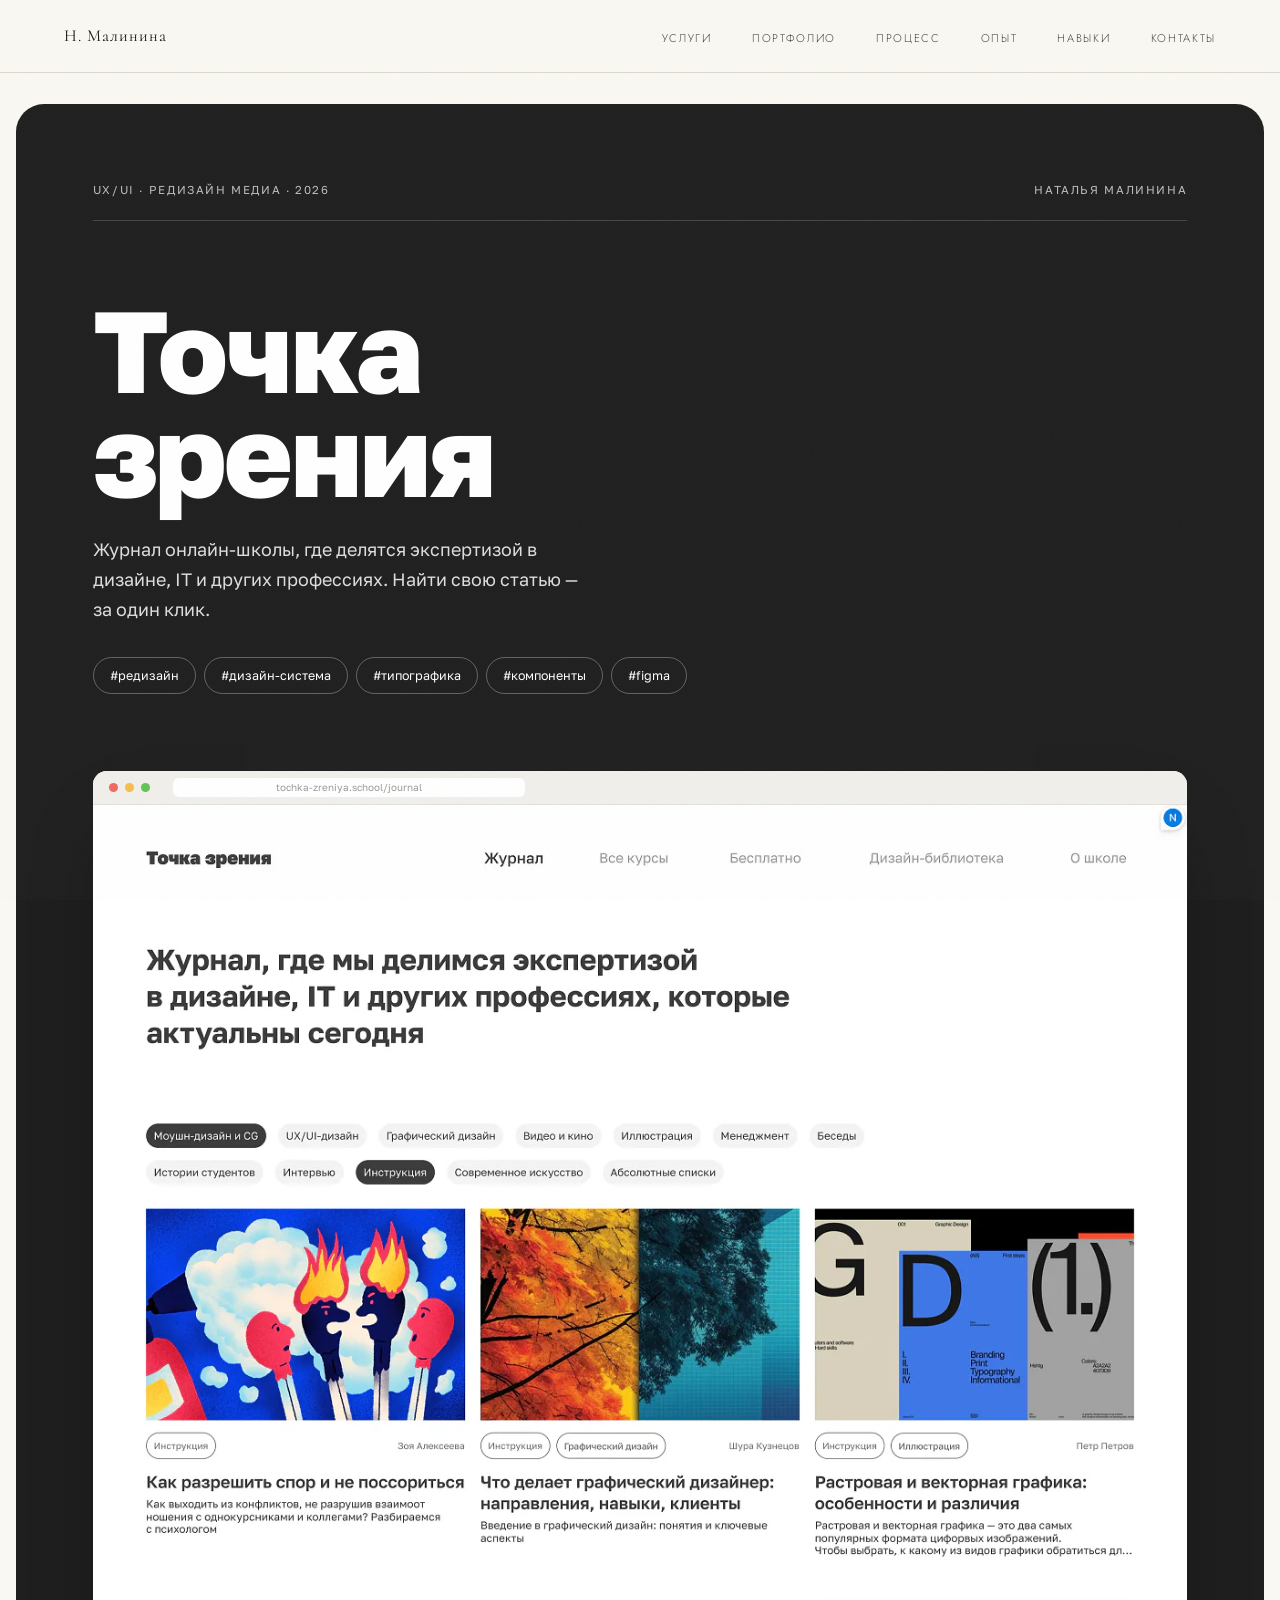
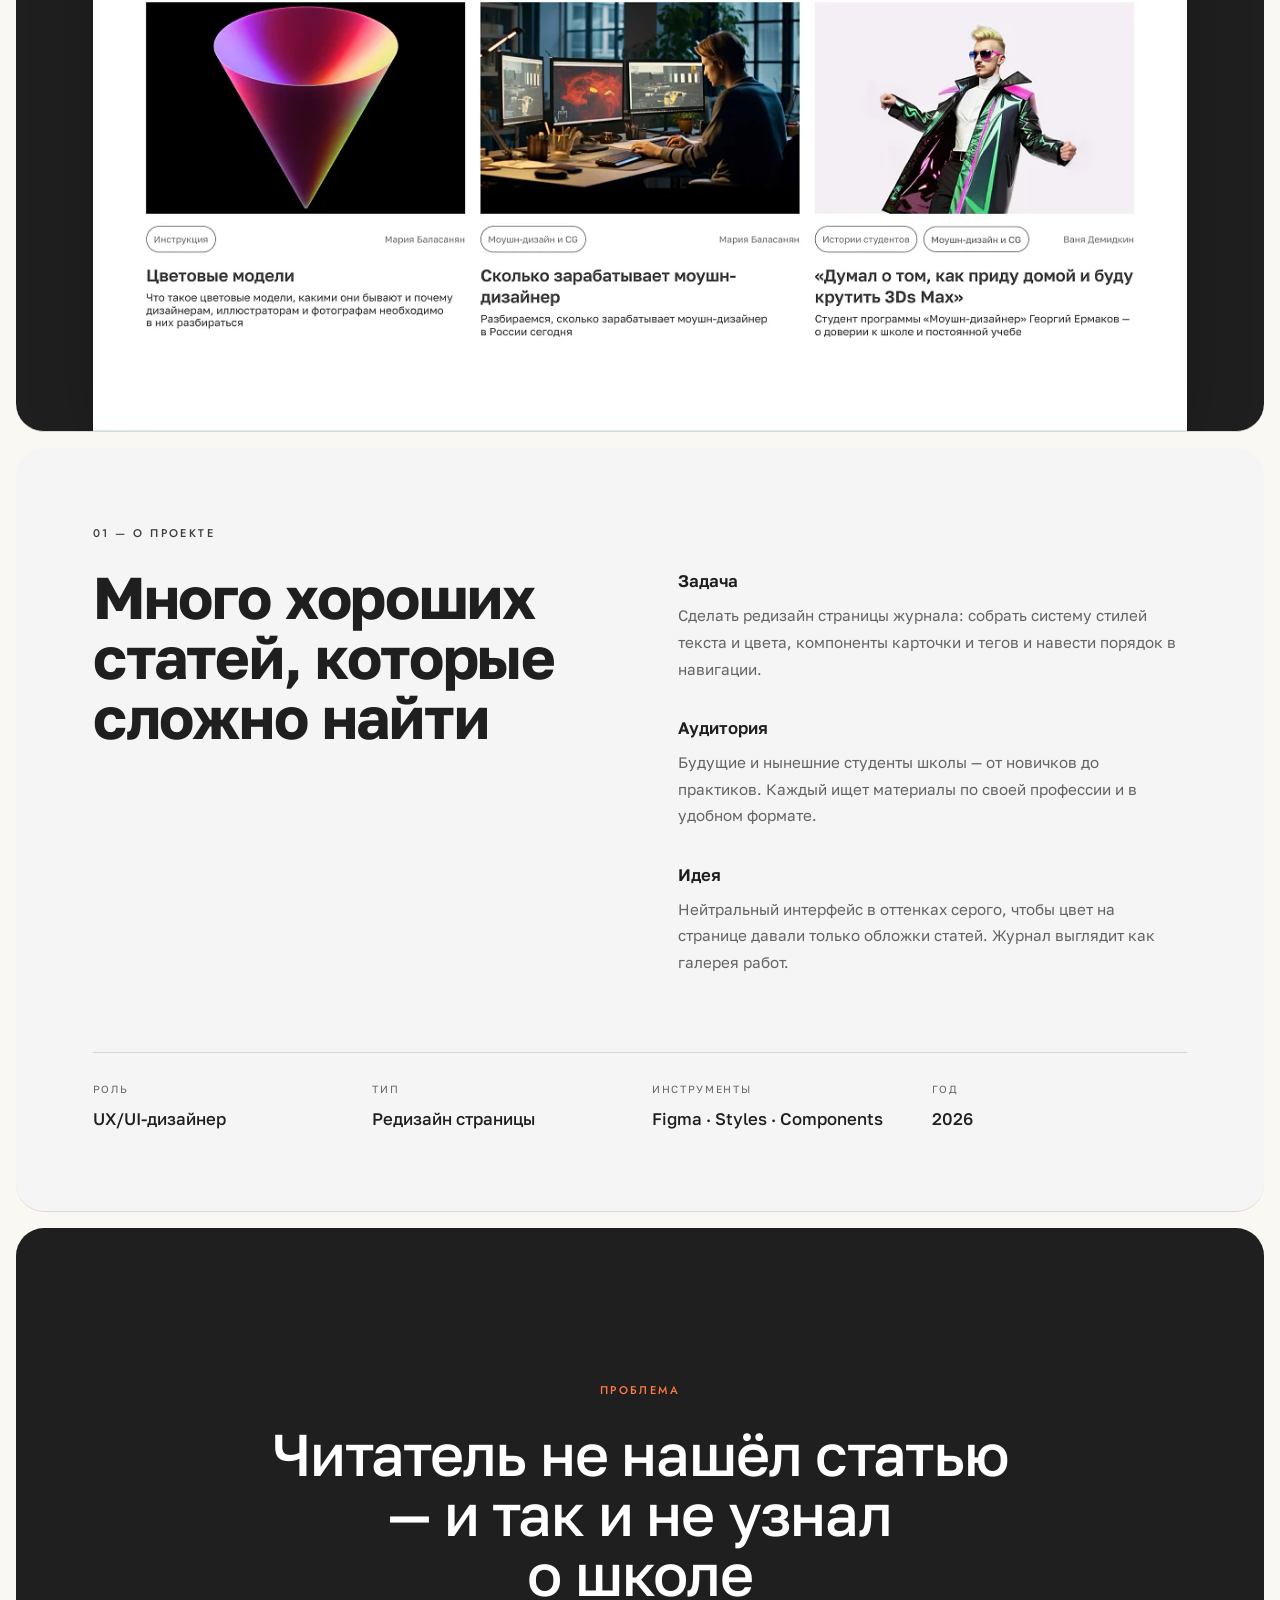
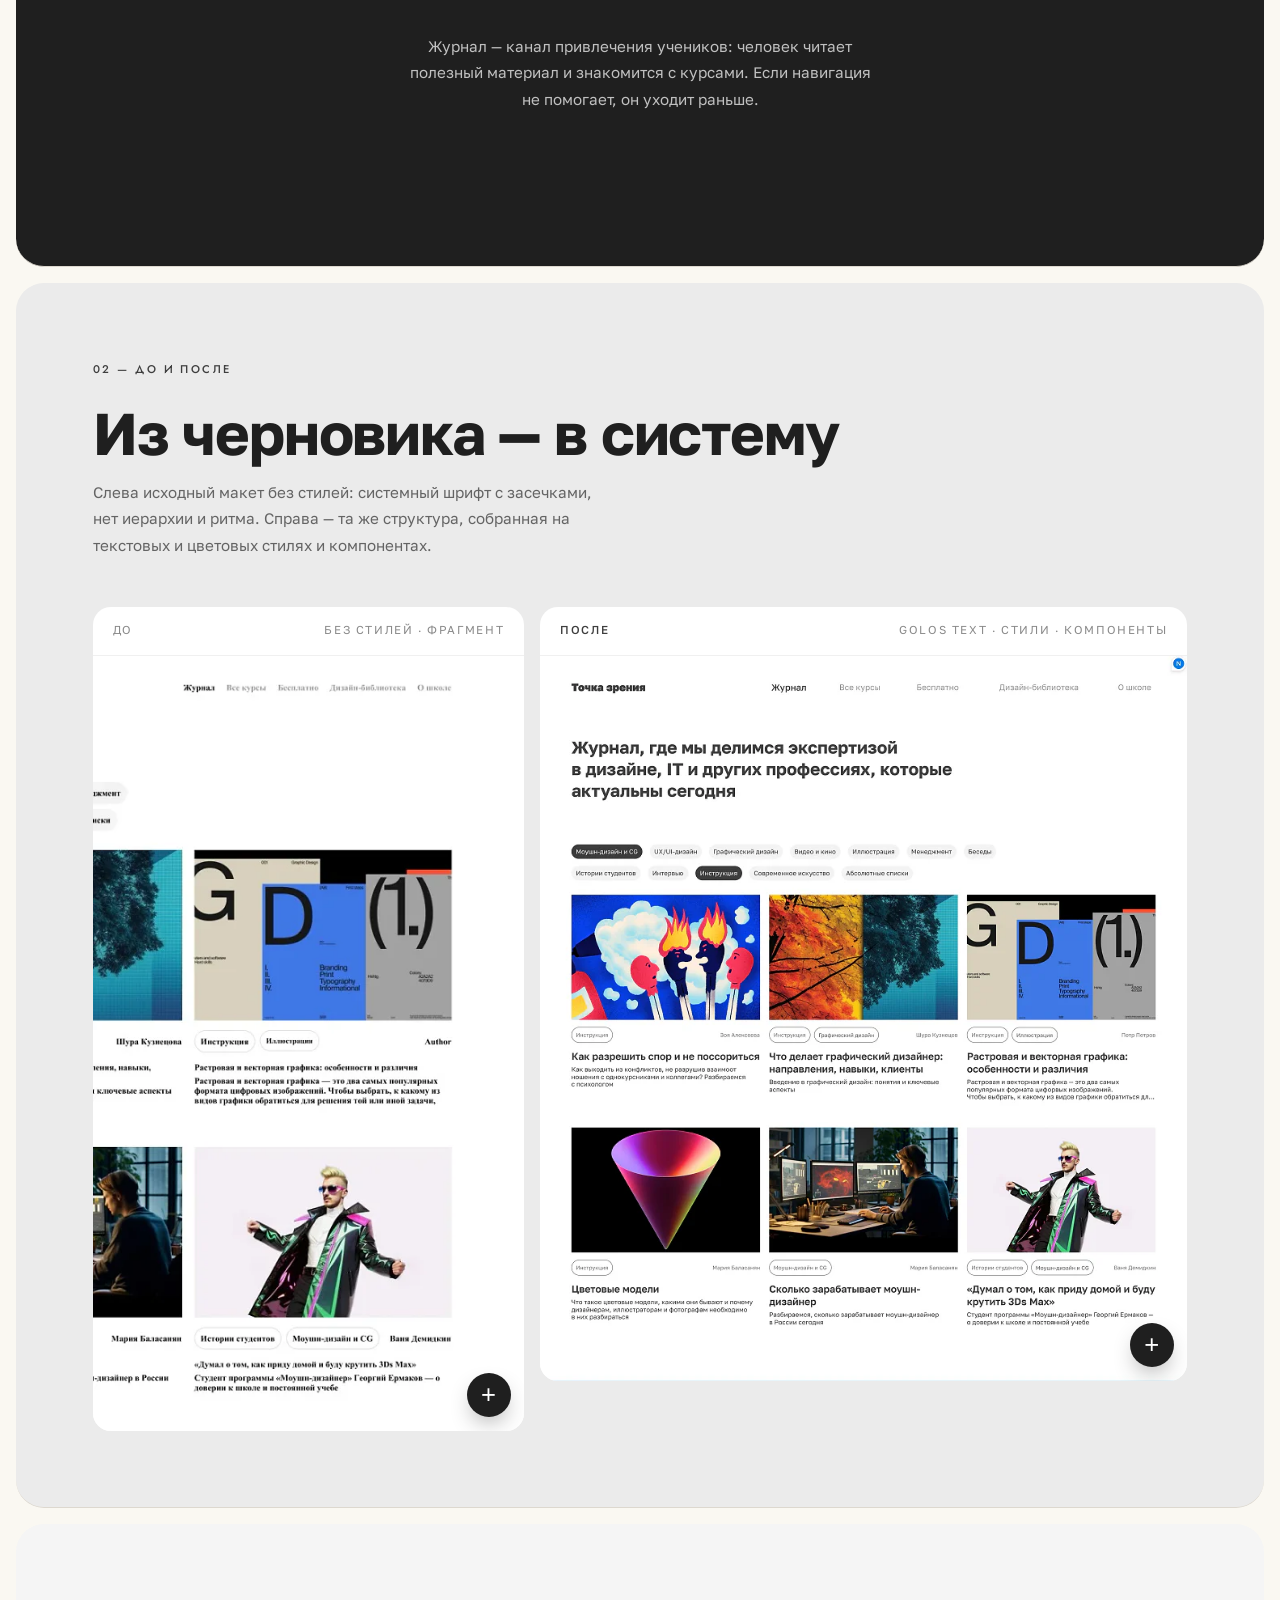
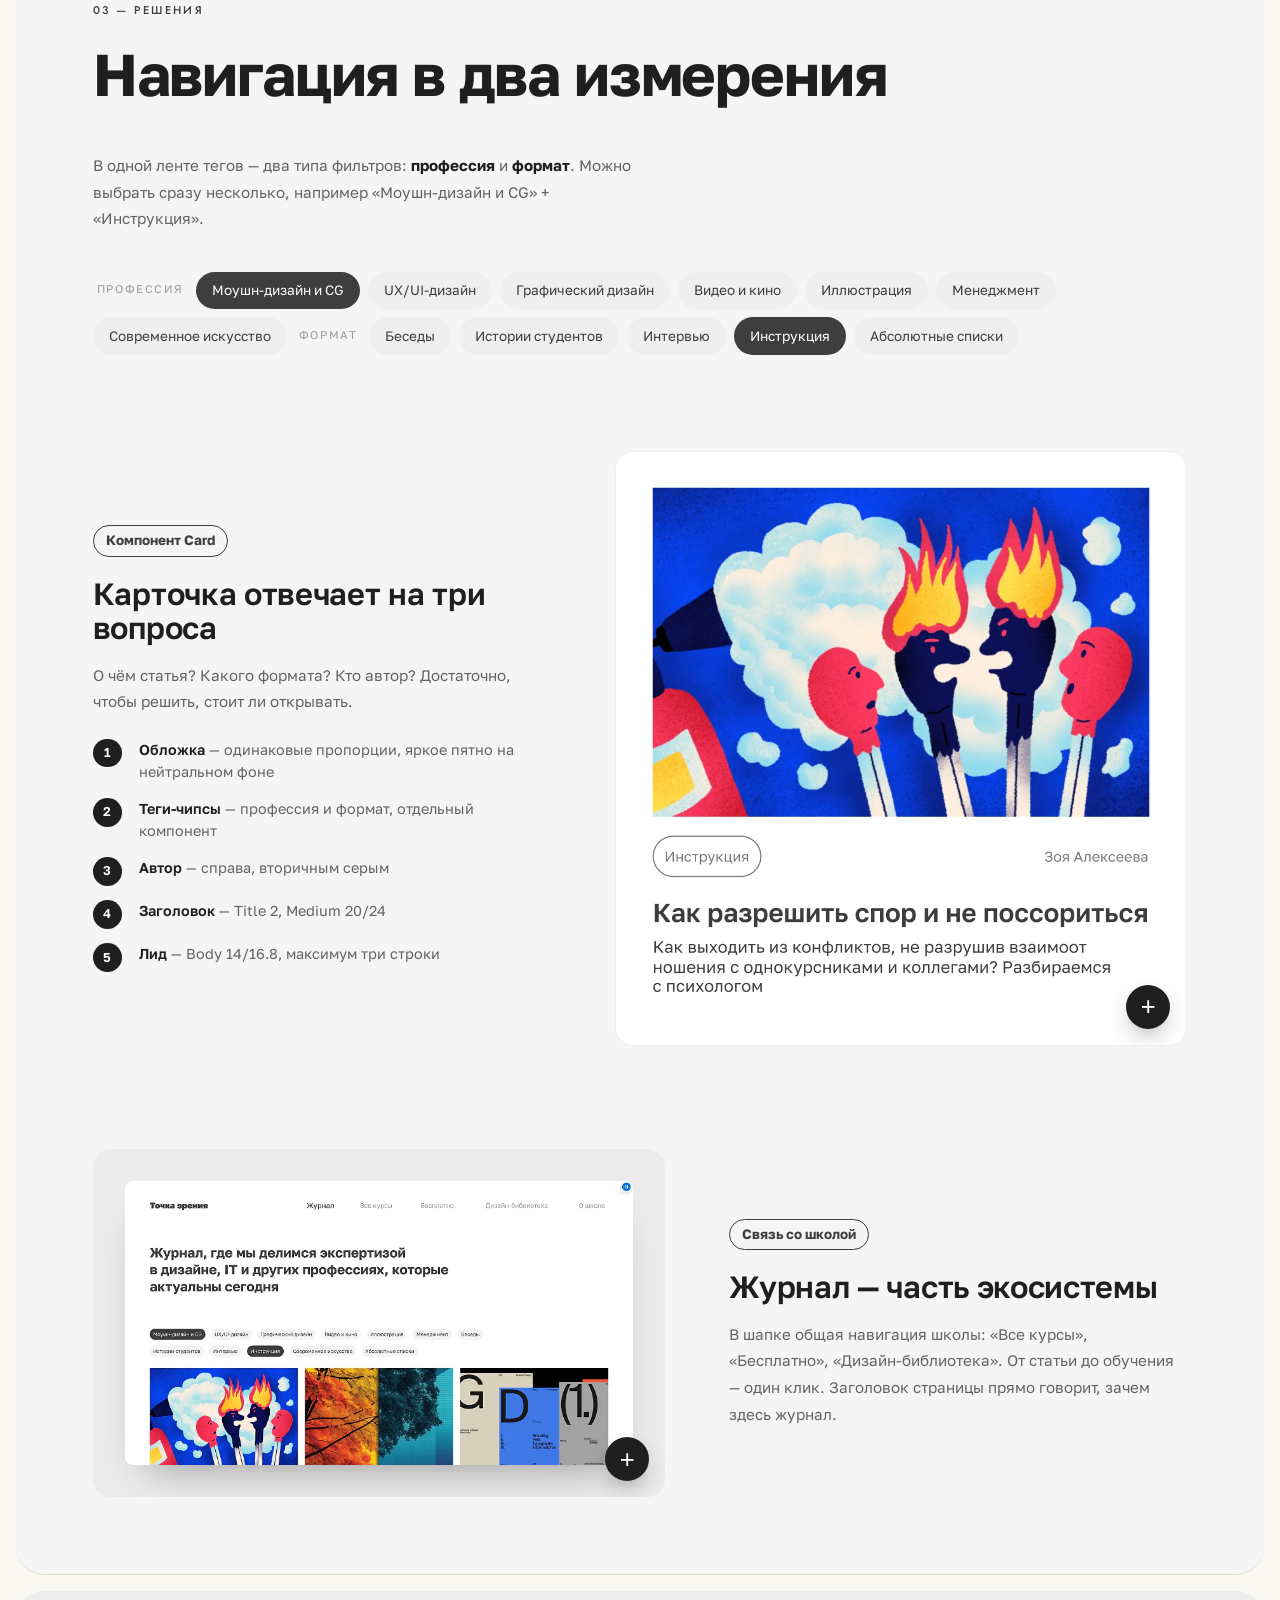
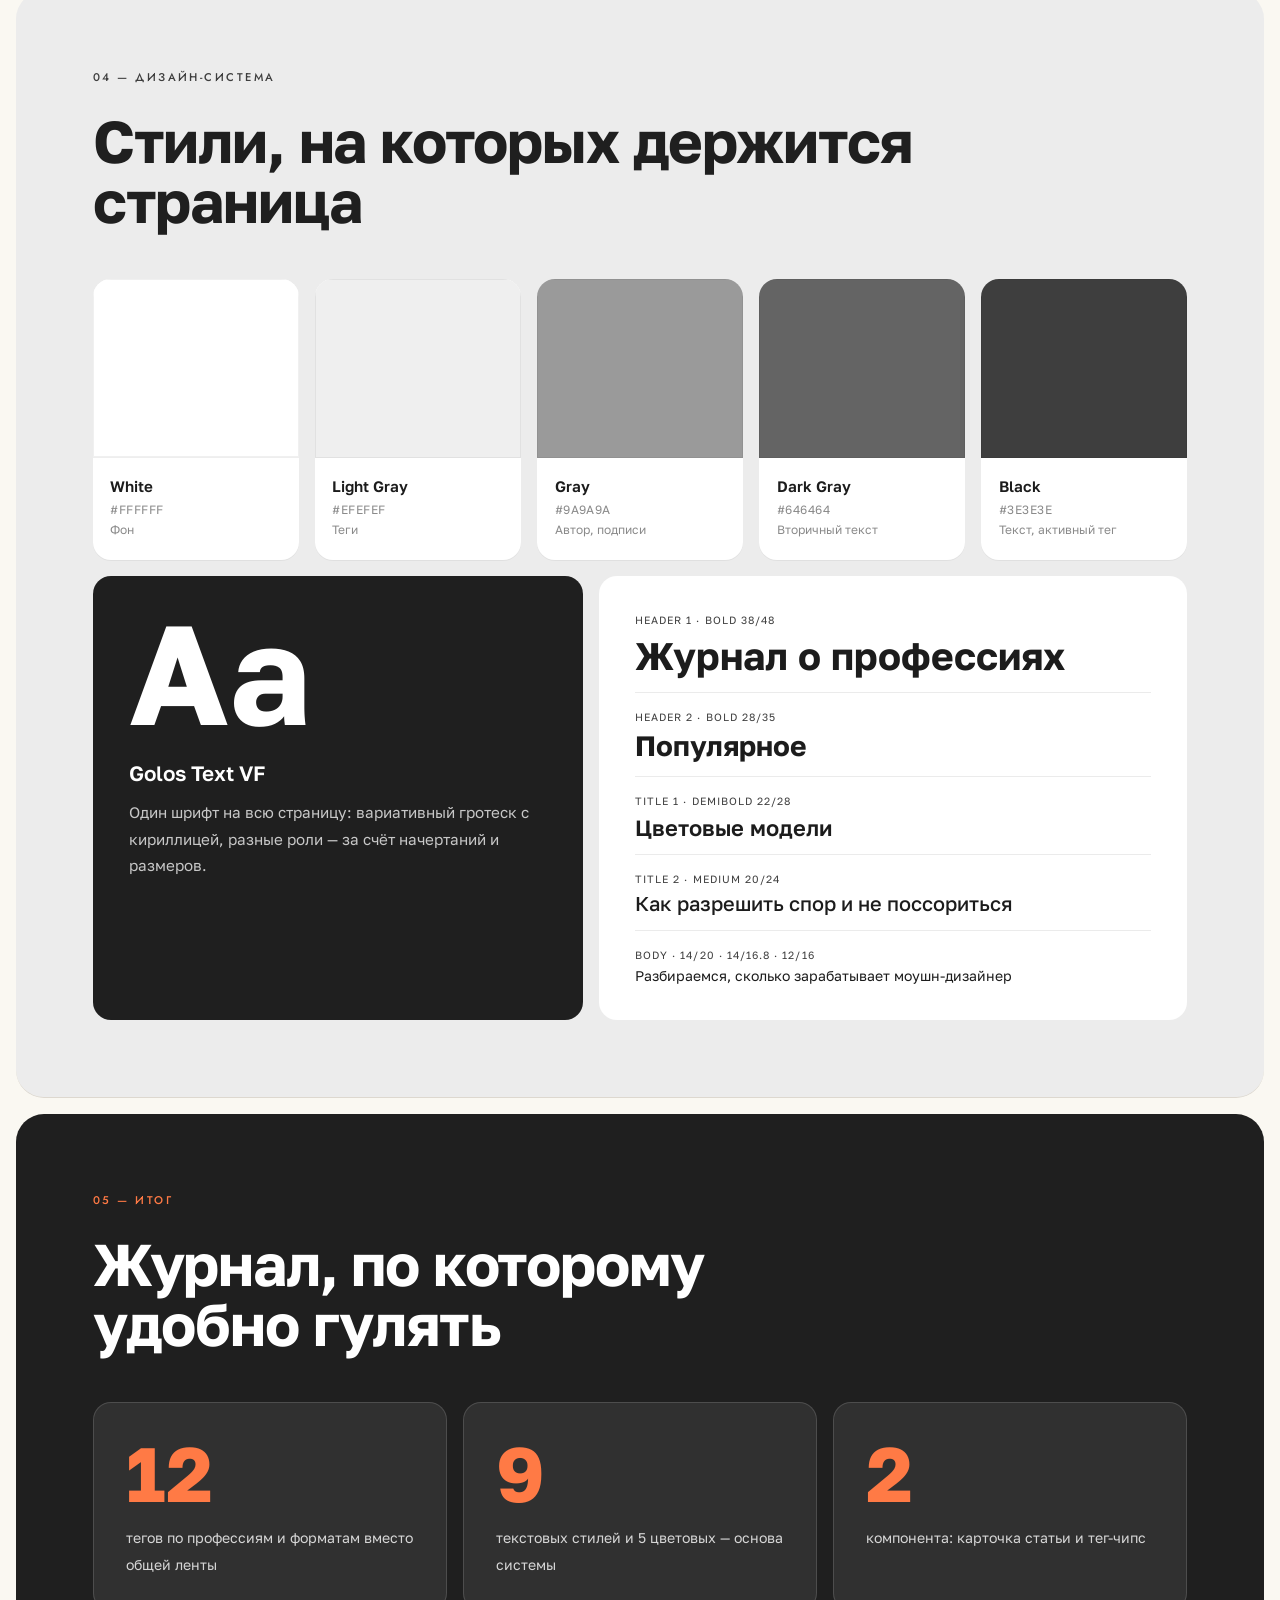
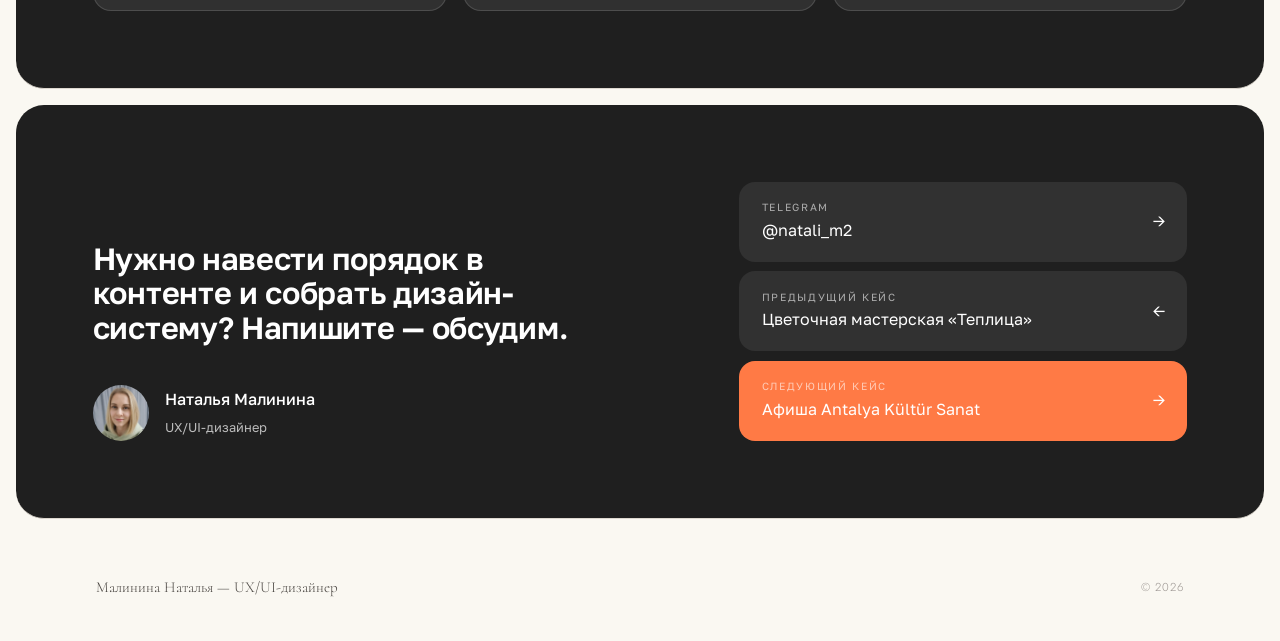
<file: case-journal.html>
<!DOCTYPE html>
<html lang="ru">
<head>
  <meta charset="UTF-8">
  <meta name="viewport" content="width=device-width, initial-scale=1.0">
  <title>Журнал «Точка зрения» — кейс · Наталья Малинина</title>
  <meta name="description" content="Кейс: редизайн страницы журнала онлайн-школы — стили текста, цвета и компоненты.">
  <link rel="preconnect" href="https://fonts.googleapis.com">
  <link rel="preconnect" href="https://fonts.gstatic.com" crossorigin>
  <link href="https://fonts.googleapis.com/css2?family=Cormorant:ital,wght@0,300;0,400;1,300&family=Jost:wght@300;400;500&family=Golos+Text:wght@400;500;600;700;800&display=swap" rel="stylesheet">
  <link rel="stylesheet" href="css/style.css">
  <link rel="stylesheet" href="css/case.css">
  <style>
    body.case {
      --brand: #1F1F1F;
      --brand-ink: #FFFFFF;
      --brand-accent: #FF7A45;
      --accent: #3E3E3E;
      --soft: #F5F5F5;
      --tint: #EBEBEB;
      --surface: #FFFFFF;
      --text: #1F1F1F;
      --muted: #646464;
      --display: 'Golos Text', 'Jost', sans-serif;
    }
    .tag-cloud { display: flex; flex-wrap: wrap; gap: 0.5rem; margin-top: 2.5rem; }
    .tag-cloud span { font-size: 0.85rem; padding: 0.45rem 1rem; border-radius: 999px; background: #EFEFEF; color: #3E3E3E; }
    .tag-cloud span.on { background: #3E3E3E; color: #fff; }
    .tag-cloud .sep { background: none; padding: 0.45rem 0.25rem; color: #9a9a9a; font-size: 0.7rem; letter-spacing: 0.14em; text-transform: uppercase; }
    .anat { list-style: none; display: grid; gap: 0.9rem; margin-top: 1.5rem; counter-reset: a; }
    .anat li { display: grid; grid-template-columns: 2rem 1fr; gap: 0.9rem; align-items: start; font-size: 0.9rem; color: var(--muted); line-height: 1.55; }
    .anat li::before { counter-increment: a; content: counter(a); width: 1.8rem; height: 1.8rem; border-radius: 50%; background: var(--brand); color: #fff; display: grid; place-items: center; font-size: 0.8rem; font-weight: 600; }
    .anat b { color: var(--text); font-weight: 600; }
  </style>
</head>
<body class="case">

  <nav>
    <a href="index.html" class="nav-logo">Н. Малинина</a>
    <ul class="nav-links">
      <li><a href="index.html#services">Услуги</a></li>
      <li><a href="index.html#portfolio">Портфолио</a></li>
      <li><a href="index.html#process">Процесс</a></li>
      <li><a href="index.html#experience">Опыт</a></li>
      <li><a href="index.html#skills">Навыки</a></li>
      <li><a href="index.html#contact">Контакты</a></li>
    </ul>
  </nav>

  <main class="deck">

    <!-- COVER -->
    <section class="slide slide--brand reveal">
      <div class="cover-top"><span>UX/UI · Редизайн медиа · 2026</span><span>Наталья Малинина</span></div>
      <h1 class="h-xl cover-title">Точка<br>зрения</h1>
      <p class="lead cover-sub">Журнал онлайн-школы, где делятся экспертизой в дизайне, IT и других профессиях. Найти свою статью — за один клик.</p>
      <div class="chips"><span class="chip">#редизайн</span><span class="chip">#дизайн-система</span><span class="chip">#типографика</span><span class="chip">#компоненты</span><span class="chip">#figma</span></div>
      <div class="cover-stage">
        <div class="browser">
          <div class="browser-bar"><i></i><i></i><i></i><span class="browser-url">tochka-zreniya.school/journal</span></div>
          <img src="img/journal-full.webp" srcset="img/r/journal-full-480.webp 480w, img/r/journal-full-800.webp 800w, img/r/journal-full-1200.webp 1200w, img/r/journal-full-1600.webp 1600w, img/journal-full.webp 2400w" sizes="(max-width: 700px) 85vw, 86vw" alt="Страница журнала после редизайна">
        </div>
      </div>
    </section>

    <!-- ABOUT -->
    <section class="slide reveal">
      <p class="eyebrow">01 — О проекте</p>
      <div class="about">
        <h2 class="h-l">Много хороших статей, которые сложно найти</h2>
        <div>
          <div class="about-item"><p class="about-k">Задача</p><p class="p">Сделать редизайн страницы журнала: собрать систему стилей текста и цвета, компоненты карточки и тегов и навести порядок в навигации.</p></div>
          <div class="about-item"><p class="about-k">Аудитория</p><p class="p">Будущие и нынешние студенты школы — от новичков до практиков. Каждый ищет материалы по своей профессии и в удобном формате.</p></div>
          <div class="about-item"><p class="about-k">Идея</p><p class="p">Нейтральный интерфейс в оттенках серого, чтобы цвет на странице давали только обложки статей. Журнал выглядит как галерея работ.</p></div>
        </div>
      </div>
      <div class="meta-row">
        <div><small>Роль</small><span>UX/UI-дизайнер</span></div>
        <div><small>Тип</small><span>Редизайн страницы</span></div>
        <div><small>Инструменты</small><span>Figma · Styles · Components</span></div>
        <div><small>Год</small><span>2026</span></div>
      </div>
    </section>

    <!-- STATEMENT -->
    <section class="slide slide--brand statement reveal">
      <p class="eyebrow">Проблема</p>
      <h2 class="h-l">Читатель не&nbsp;нашёл статью — и&nbsp;так и&nbsp;не&nbsp;узнал о&nbsp;школе</h2>
      <p class="p">Журнал — канал привлечения учеников: человек читает полезный материал и знакомится с курсами. Если навигация не помогает, он уходит раньше.</p>
    </section>

    <!-- BEFORE / AFTER -->
    <section class="slide slide--tint reveal">
      <p class="eyebrow">02 — До и после</p>
      <h2 class="h-l">Из черновика — в систему</h2>
      <p class="p" style="max-width:56ch;margin-top:1rem">Слева исходный макет без стилей: системный шрифт с засечками, нет иерархии и ритма. Справа — та же структура, собранная на текстовых и цветовых стилях и компонентах.</p>
      <div class="ba">
        <div class="ba-col zoom"><div class="ba-label"><span>До</span><span>без стилей · фрагмент</span></div><img src="img/journal-before.webp" srcset="img/r/journal-before-480.webp 480w, img/journal-before.webp 585w" sizes="(max-width: 700px) 85vw, 34vw" alt="Макет до редизайна" loading="lazy"></div>
        <div class="ba-col zoom"><div class="ba-label"><b>После</b><span>Golos Text · стили · компоненты</span></div><img src="img/journal-full.webp" srcset="img/r/journal-full-480.webp 480w, img/r/journal-full-800.webp 800w, img/r/journal-full-1200.webp 1200w, img/r/journal-full-1600.webp 1600w, img/journal-full.webp 2400w" sizes="(max-width: 700px) 85vw, 51vw" alt="Макет после редизайна" loading="lazy"></div>
      </div>
    </section>

    <!-- SOLUTIONS -->
    <section class="slide reveal">
      <p class="eyebrow">03 — Решения</p>
      <h2 class="h-l" style="margin-bottom:clamp(2rem,4vw,3rem)">Навигация в&nbsp;два измерения</h2>
      <p class="p" style="max-width:60ch">В одной ленте тегов — два типа фильтров: <b style="color:var(--text)">профессия</b> и <b style="color:var(--text)">формат</b>. Можно выбрать сразу несколько, например «Моушн-дизайн и CG» + «Инструкция».</p>
      <div class="tag-cloud">
        <span class="sep">Профессия</span>
        <span class="on">Моушн-дизайн и CG</span><span>UX/UI-дизайн</span><span>Графический дизайн</span><span>Видео и кино</span><span>Иллюстрация</span><span>Менеджмент</span><span>Современное искусство</span>
        <span class="sep">Формат</span>
        <span>Беседы</span><span>Истории студентов</span><span>Интервью</span><span class="on">Инструкция</span><span>Абсолютные списки</span>
      </div>

      <div class="split" style="margin-top:clamp(4rem,8vw,6rem)">
        <div>
          <span class="num-tag">Компонент Card</span>
          <h3 class="h-m">Карточка отвечает на три вопроса</h3>
          <p class="p">О чём статья? Какого формата? Кто автор? Достаточно, чтобы решить, стоит ли открывать.</p>
          <ol class="anat">
            <li><span><b>Обложка</b> — одинаковые пропорции, яркое пятно на нейтральном фоне</span></li>
            <li><span><b>Теги-чипсы</b> — профессия и формат, отдельный компонент</span></li>
            <li><span><b>Автор</b> — справа, вторичным серым</span></li>
            <li><span><b>Заголовок</b> — Title 2, Medium 20/24</span></li>
            <li><span><b>Лид</b> — Body 14/16.8, максимум три строки</span></li>
          </ol>
        </div>
        <div class="split-media zoom" style="background:#fff;border:1px solid #eee"><img src="img/journal-card.webp" srcset="img/r/journal-card-480.webp 480w, img/journal-card.webp 844w" sizes="(max-width: 700px) 77vw, 41vw" alt="Карточка статьи" loading="lazy" style="box-shadow:none"></div>
      </div>

      <div class="split rev">
        <div>
          <span class="num-tag">Связь со школой</span>
          <h3 class="h-m">Журнал — часть экосистемы</h3>
          <p class="p">В шапке общая навигация школы: «Все курсы», «Бесплатно», «Дизайн-библиотека». От статьи до обучения — один клик. Заголовок страницы прямо говорит, зачем здесь журнал.</p>
        </div>
        <div class="split-media zoom"><img src="img/journal-cover.webp" srcset="img/r/journal-cover-480.webp 480w, img/r/journal-cover-800.webp 800w, img/r/journal-cover-1200.webp 1200w, img/r/journal-cover-1600.webp 1600w, img/journal-cover.webp 2400w" sizes="(max-width: 700px) 77vw, 41vw" alt="Шапка журнала" loading="lazy"></div>
      </div>
    </section>

    <!-- DESIGN SYSTEM -->
    <section class="slide reveal" style="background:#ECECEC">
      <p class="eyebrow">04 — Дизайн-система</p>
      <h2 class="h-l">Стили, на&nbsp;которых держится страница</h2>
      <div class="palette-strips" style="--n:5">
        <div class="strip"><div class="strip-color" style="background:#FFFFFF;border-bottom:1px solid #eee"></div><div class="strip-info"><p class="strip-name">White</p><p class="strip-hex">#FFFFFF</p><p class="strip-role">Фон</p></div></div>
        <div class="strip"><div class="strip-color" style="background:#EFEFEF"></div><div class="strip-info"><p class="strip-name">Light Gray</p><p class="strip-hex">#EFEFEF</p><p class="strip-role">Теги</p></div></div>
        <div class="strip"><div class="strip-color" style="background:#9A9A9A"></div><div class="strip-info"><p class="strip-name">Gray</p><p class="strip-hex">#9A9A9A</p><p class="strip-role">Автор, подписи</p></div></div>
        <div class="strip"><div class="strip-color" style="background:#646464"></div><div class="strip-info"><p class="strip-name">Dark Gray</p><p class="strip-hex">#646464</p><p class="strip-role">Вторичный текст</p></div></div>
        <div class="strip"><div class="strip-color" style="background:#3E3E3E"></div><div class="strip-info"><p class="strip-name">Black</p><p class="strip-hex">#3E3E3E</p><p class="strip-role">Текст, активный тег</p></div></div>
      </div>
      <div class="type-grid">
        <div class="type-card dark">
          <p class="type-aa">Aa</p>
          <p class="type-name">Golos Text VF</p>
          <p class="p">Один шрифт на всю страницу: вариативный гротеск с кириллицей, разные роли — за счёт начертаний и размеров.</p>
        </div>
        <div class="type-card type-scale">
          <div><small>Header 1 · Bold 38/48</small><span style="font-size:clamp(1.6rem,3vw,2.4rem);font-weight:700">Журнал о профессиях</span></div>
          <div><small>Header 2 · Bold 28/35</small><span style="font-size:1.75rem;font-weight:700">Популярное</span></div>
          <div><small>Title 1 · DemiBold 22/28</small><span style="font-size:1.375rem;font-weight:600">Цветовые модели</span></div>
          <div><small>Title 2 · Medium 20/24</small><span style="font-size:1.25rem;font-weight:500">Как разрешить спор и не поссориться</span></div>
          <div><small>Body · 14/20 · 14/16.8 · 12/16</small><span style="font-size:0.875rem">Разбираемся, сколько зарабатывает моушн-дизайнер</span></div>
        </div>
      </div>
    </section>

    <!-- RESULT -->
    <section class="slide slide--brand reveal">
      <p class="eyebrow">05 — Итог</p>
      <h2 class="h-l" style="max-width:18ch">Журнал, по&nbsp;которому удобно гулять</h2>
      <div class="stats" style="--n:3">
        <div class="stat"><b>12</b><span>тегов по профессиям и форматам вместо общей ленты</span></div>
        <div class="stat"><b>9</b><span>текстовых стилей и 5 цветовых — основа системы</span></div>
        <div class="stat"><b>2</b><span>компонента: карточка статьи и тег-чипс</span></div>
      </div>
    </section>

    <!-- THANKS -->
    <section class="slide slide--brand reveal">
      <div class="thanks">
        <div>
          <p class="h-m" style="max-width:26ch">Нужно навести порядок в контенте и собрать дизайн-систему? Напишите — обсудим.</p>
          <div class="author"><img src="img/foto.png" srcset="img/r/foto-480.webp 480w, img/r/foto-800.webp 800w, img/foto.png 1180w" sizes="(max-width: 700px) 15vw, 4vw" alt=""><div><b>Наталья Малинина</b><span>UX/UI-дизайнер</span></div></div>
        </div>
        <div class="thanks-links">
          <a class="thanks-link" href="https://t.me/natali_m2" target="_blank" rel="noopener"><div><small>Telegram</small>@natali_m2</div><span>→</span></a>
          <a class="thanks-link" href="case-flowers.html"><div><small>Предыдущий кейс</small>Цветочная мастерская «Теплица»</div><span>←</span></a>
          <a class="thanks-link next" href="case-afisha.html"><div><small>Следующий кейс</small>Афиша Antalya Kültür Sanat</div><span>→</span></a>
        </div>
      </div>
    </section>

  </main>

  <footer>
    <span class="footer-name">Малинина Наталья — UX/UI-дизайнер</span>
    <span class="footer-copy">© 2026</span>
  </footer>

  <script src="js/main.js"></script>
</body>
</html>
</file>
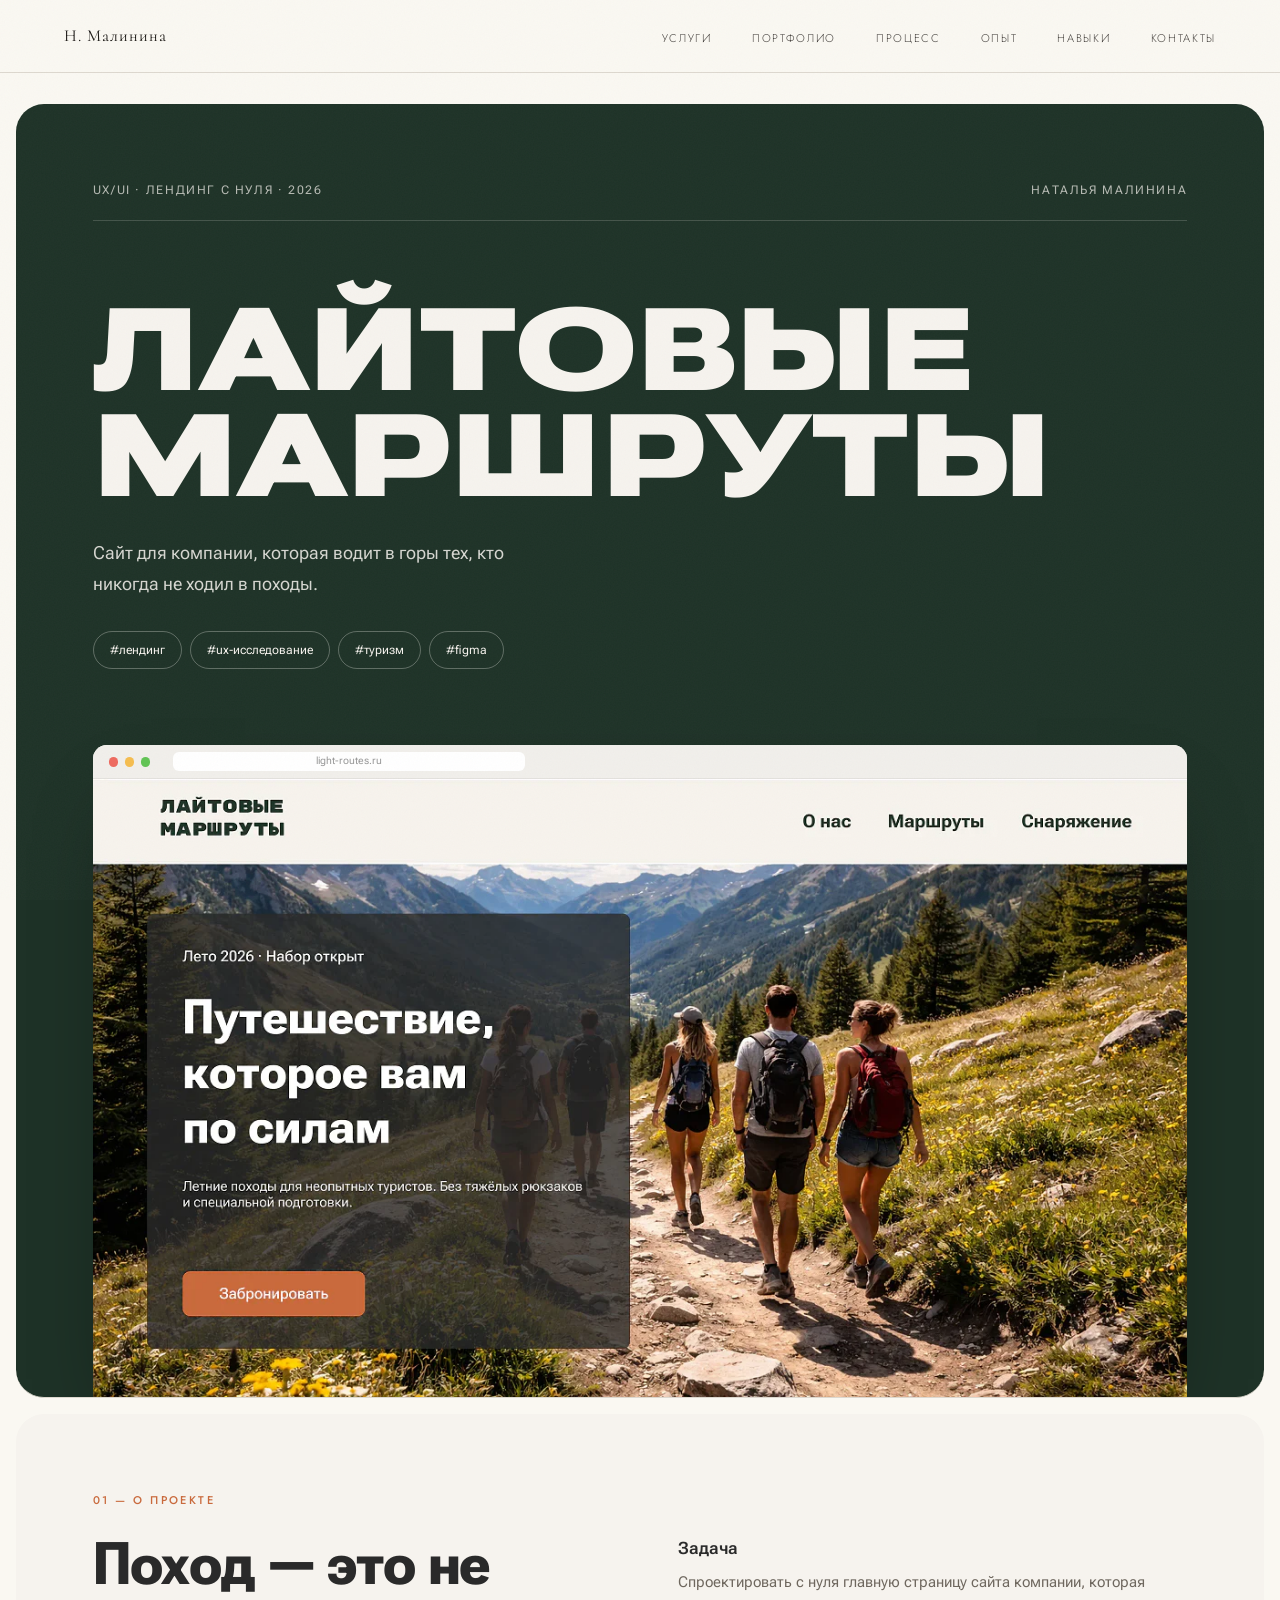
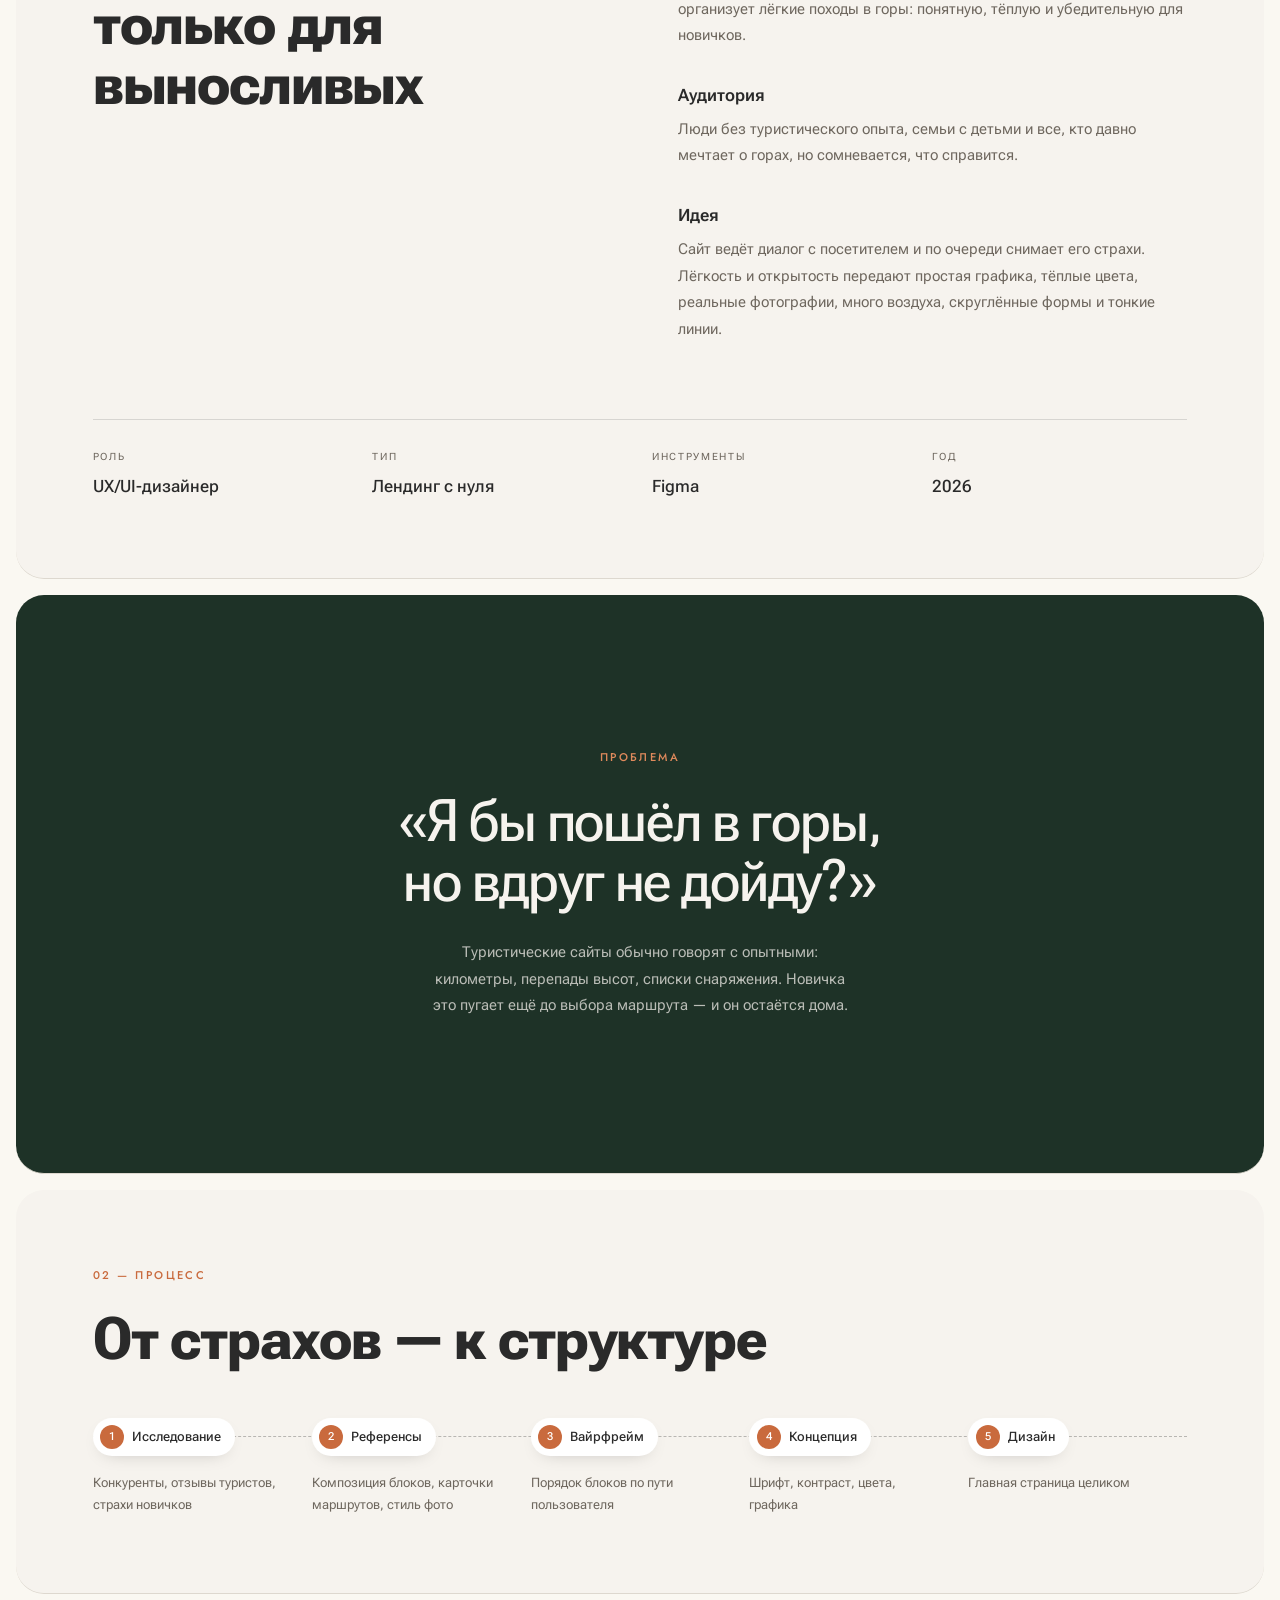
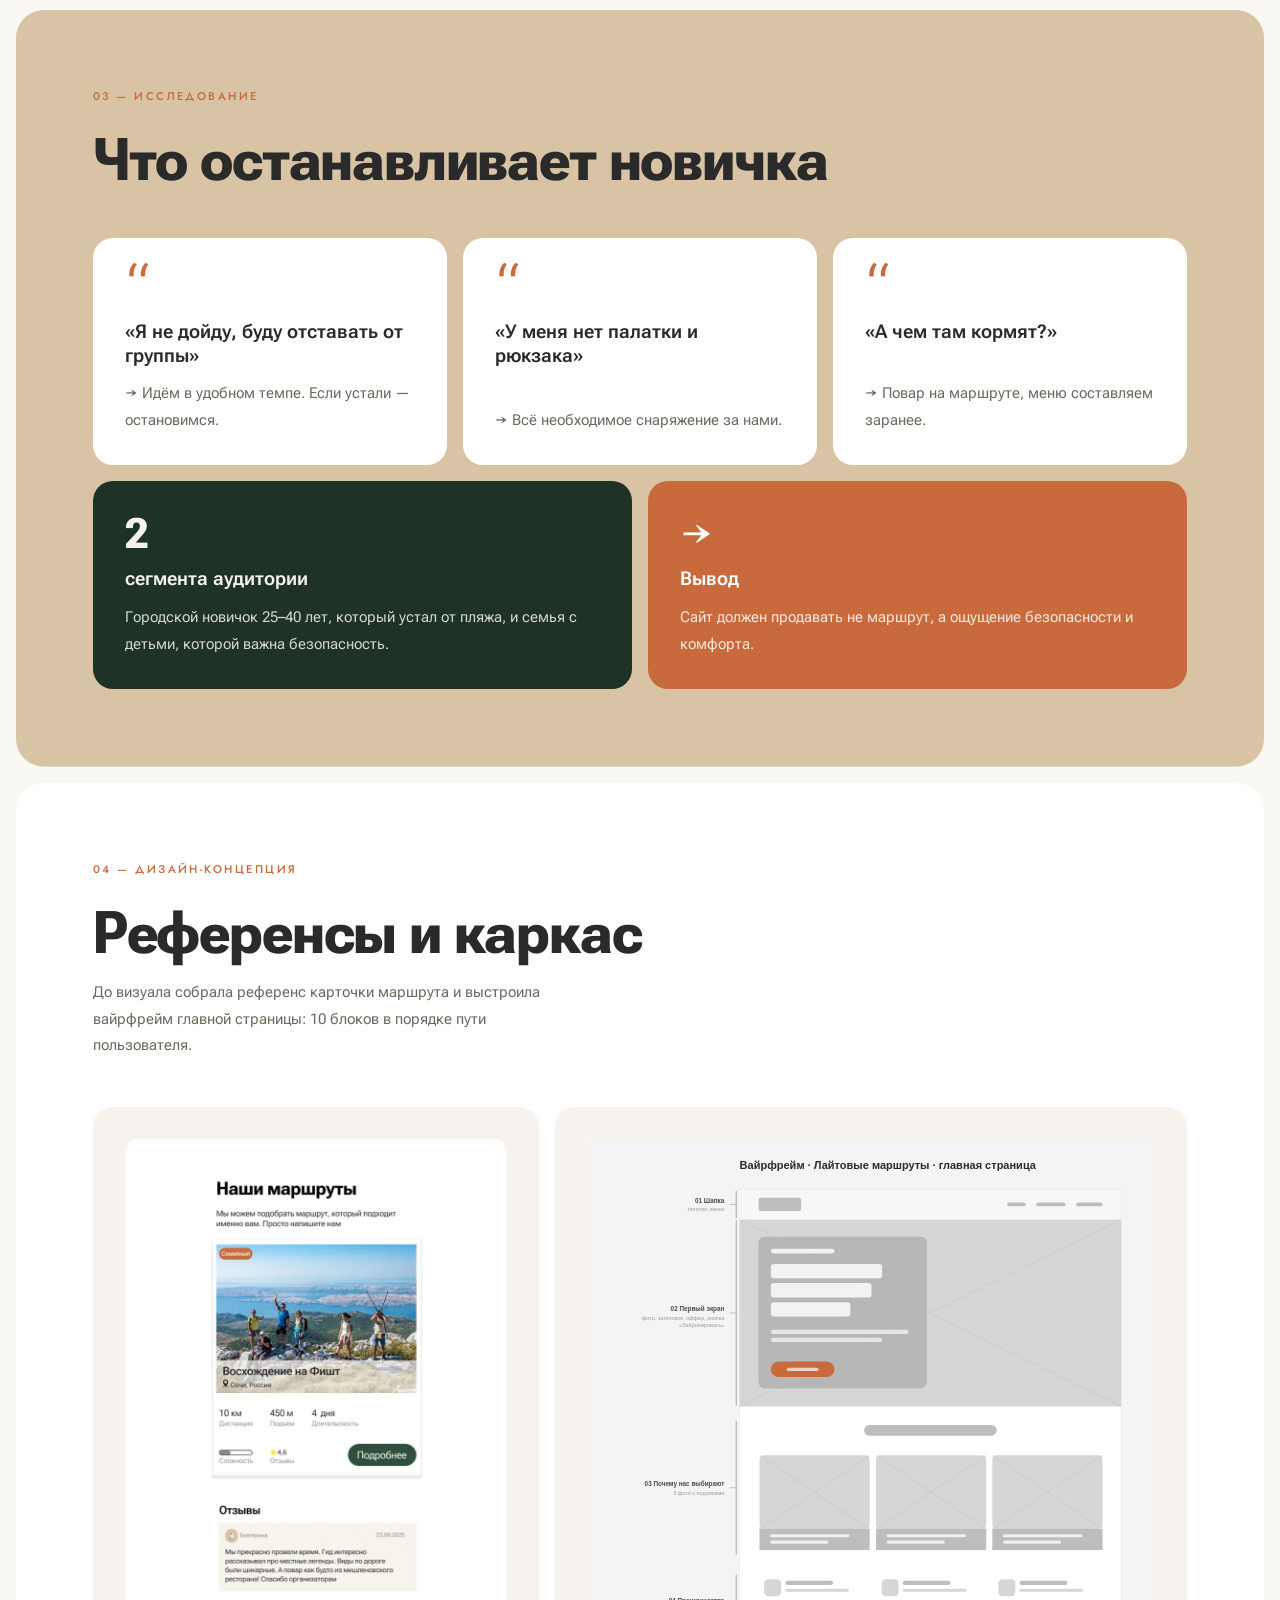
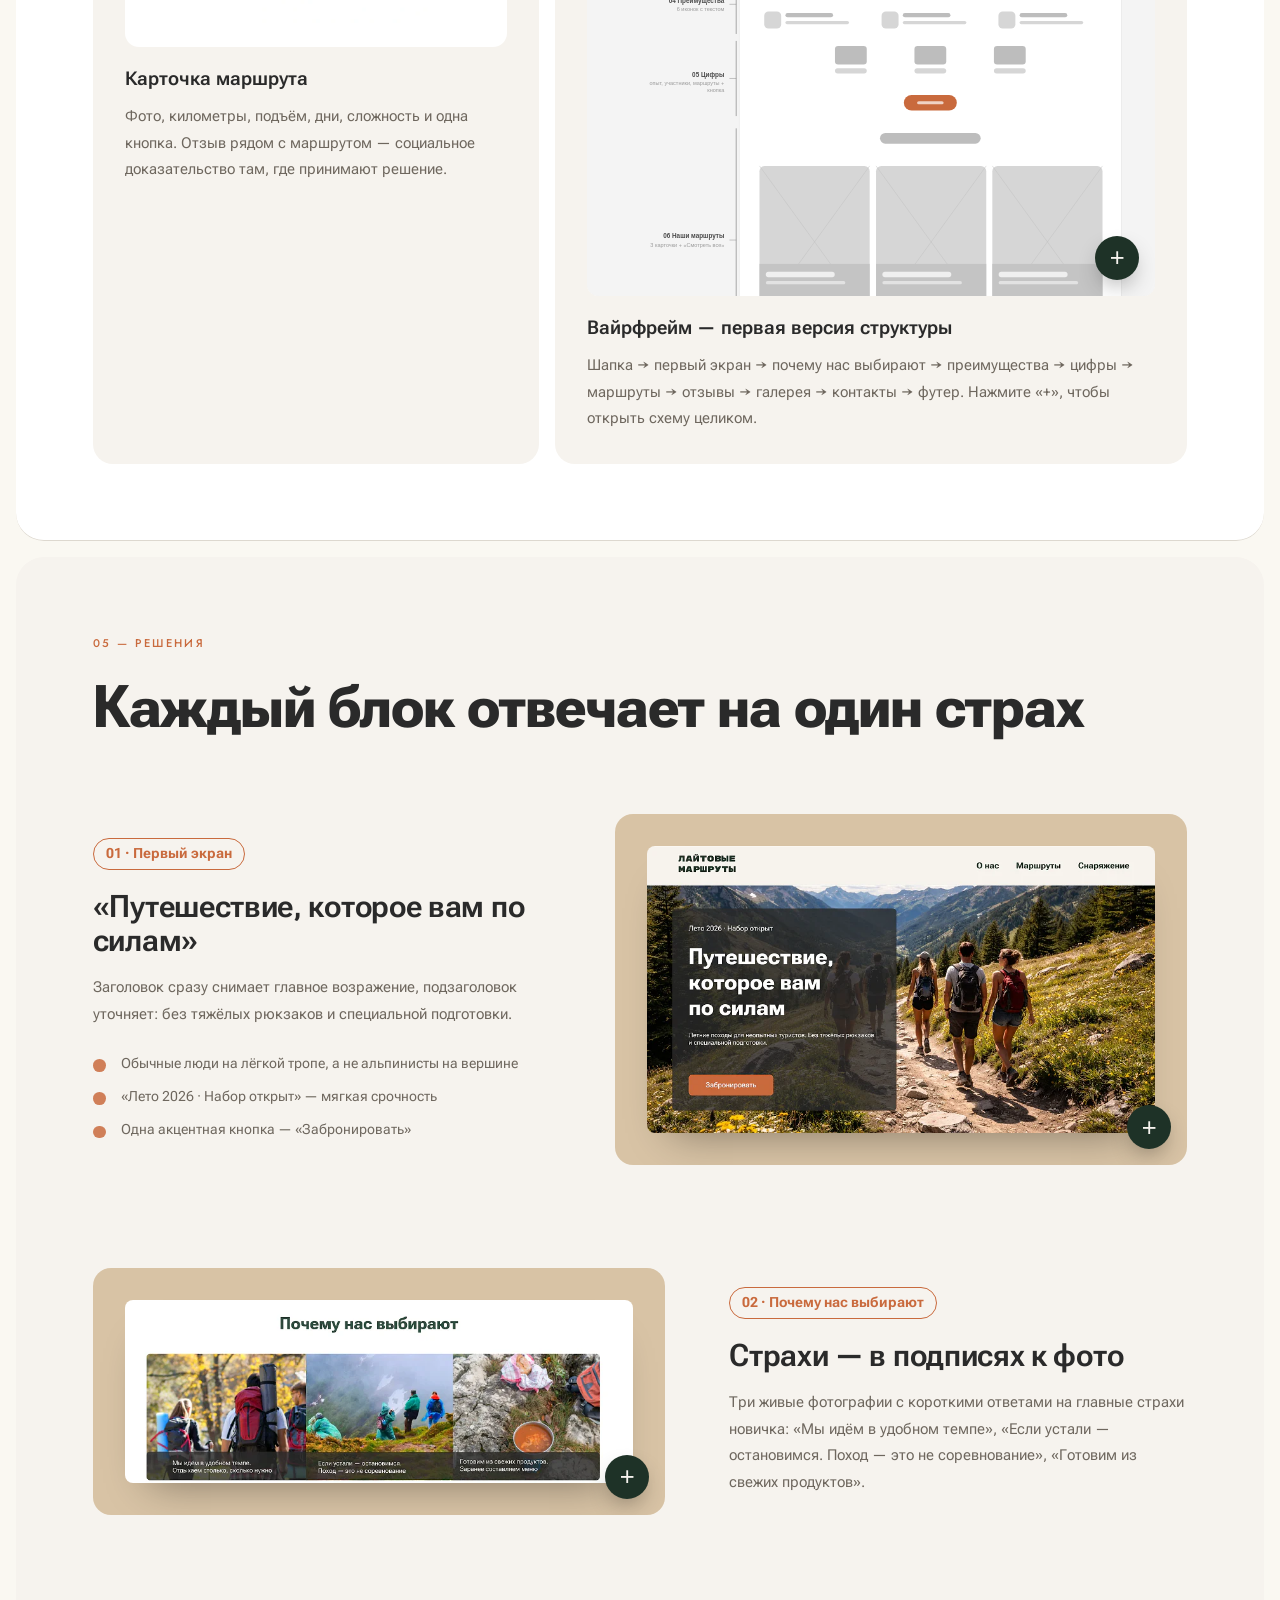
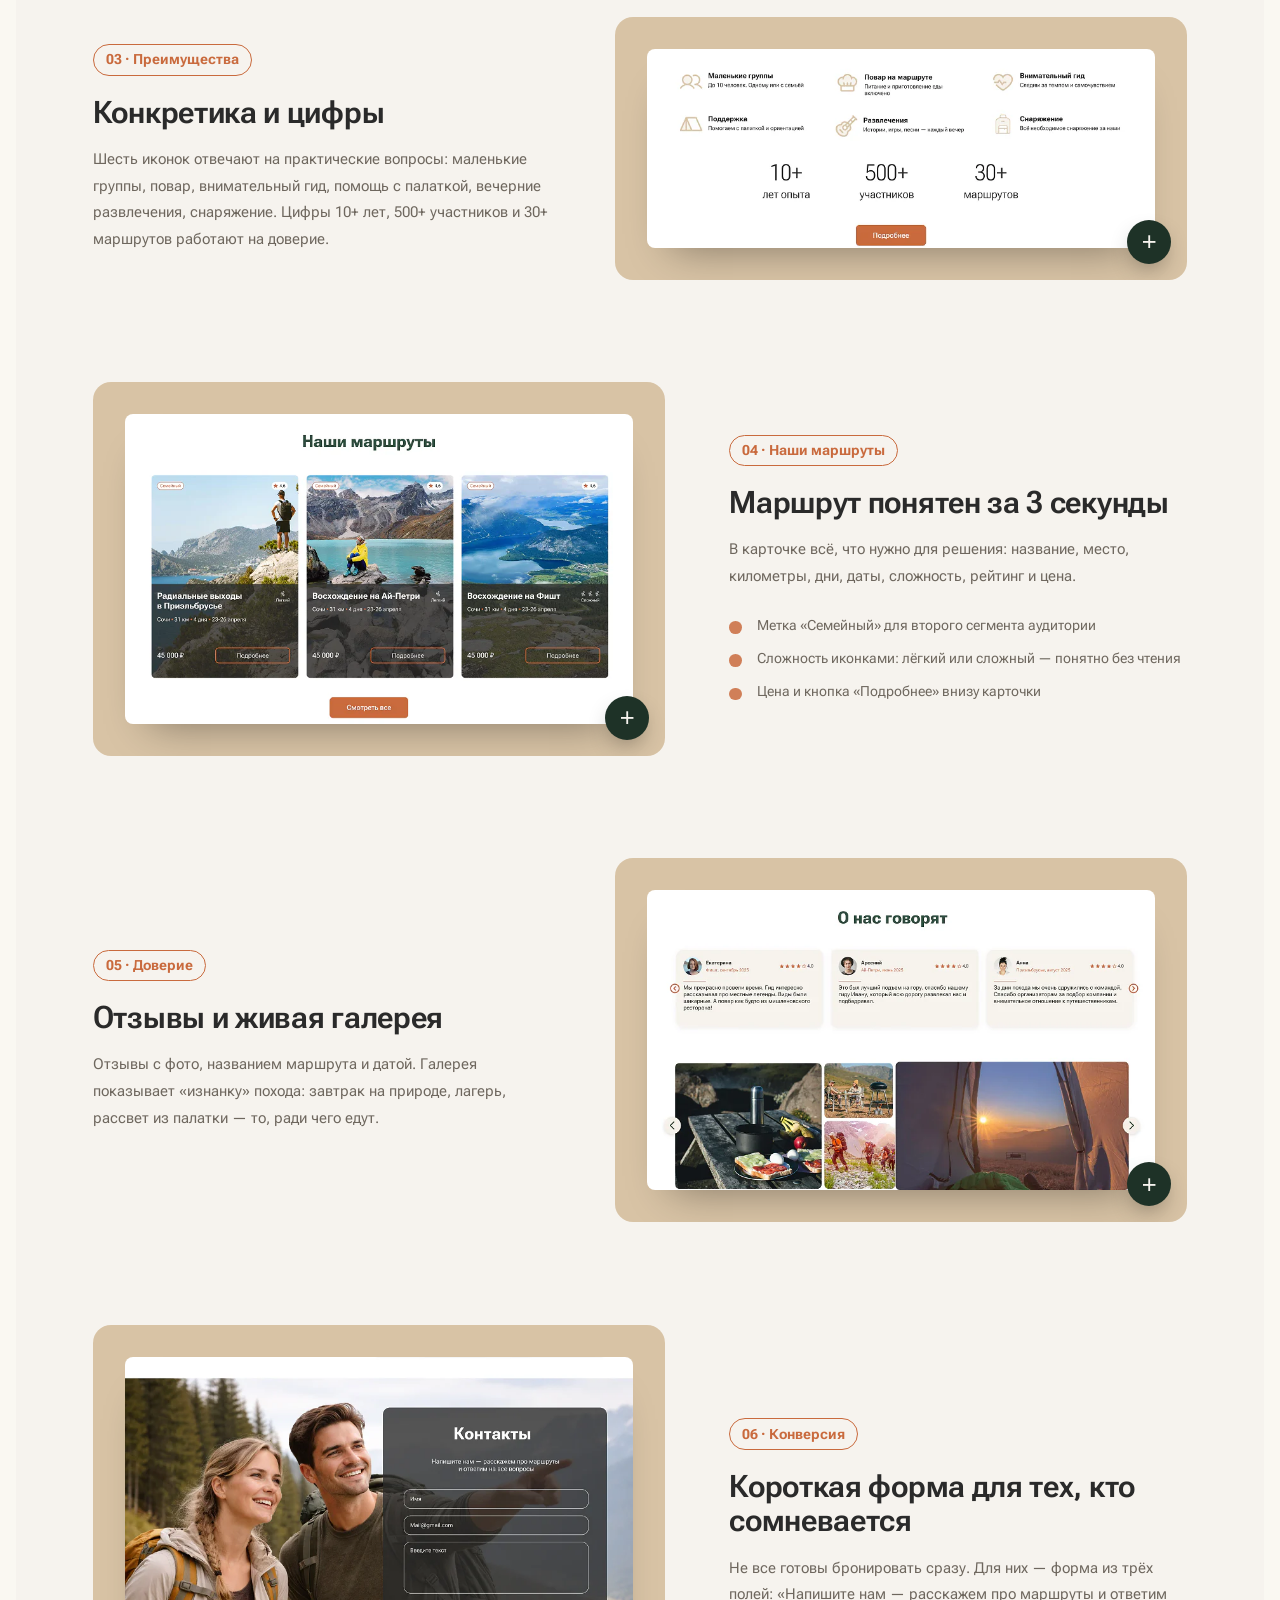
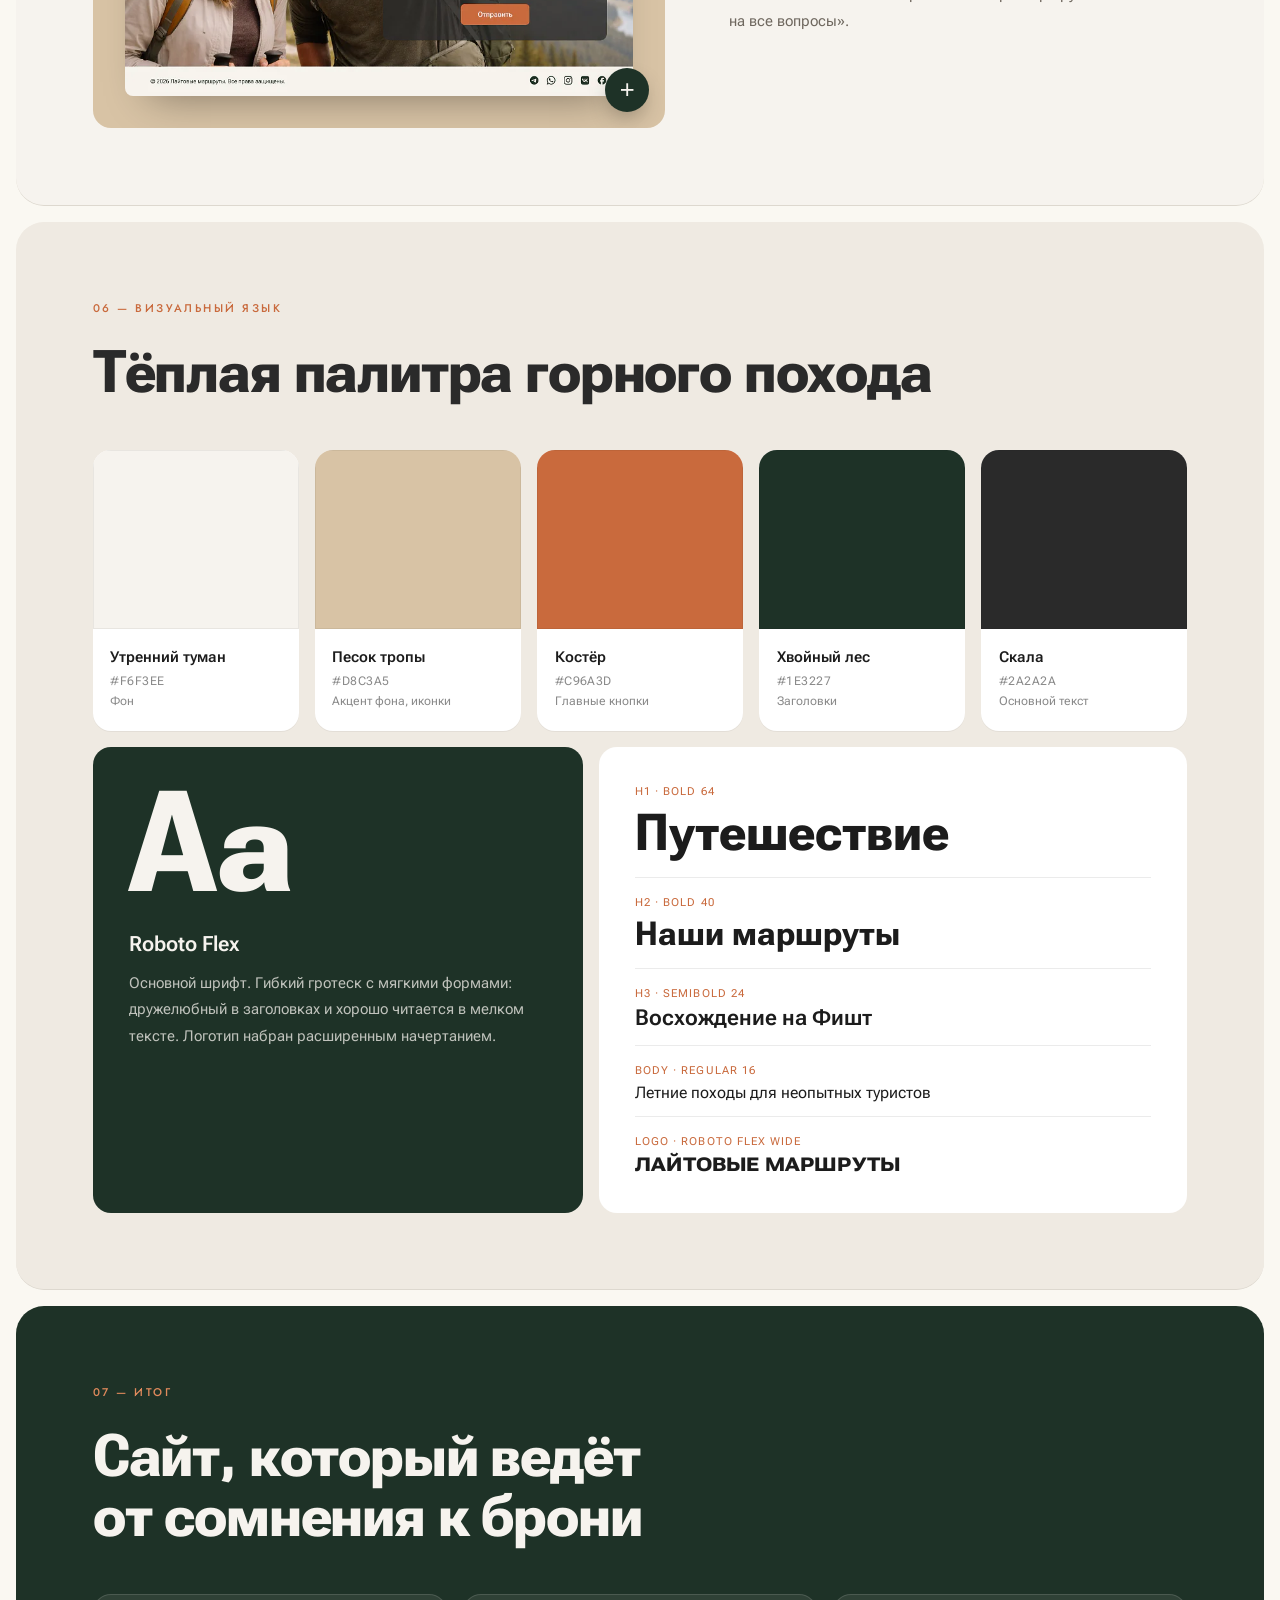
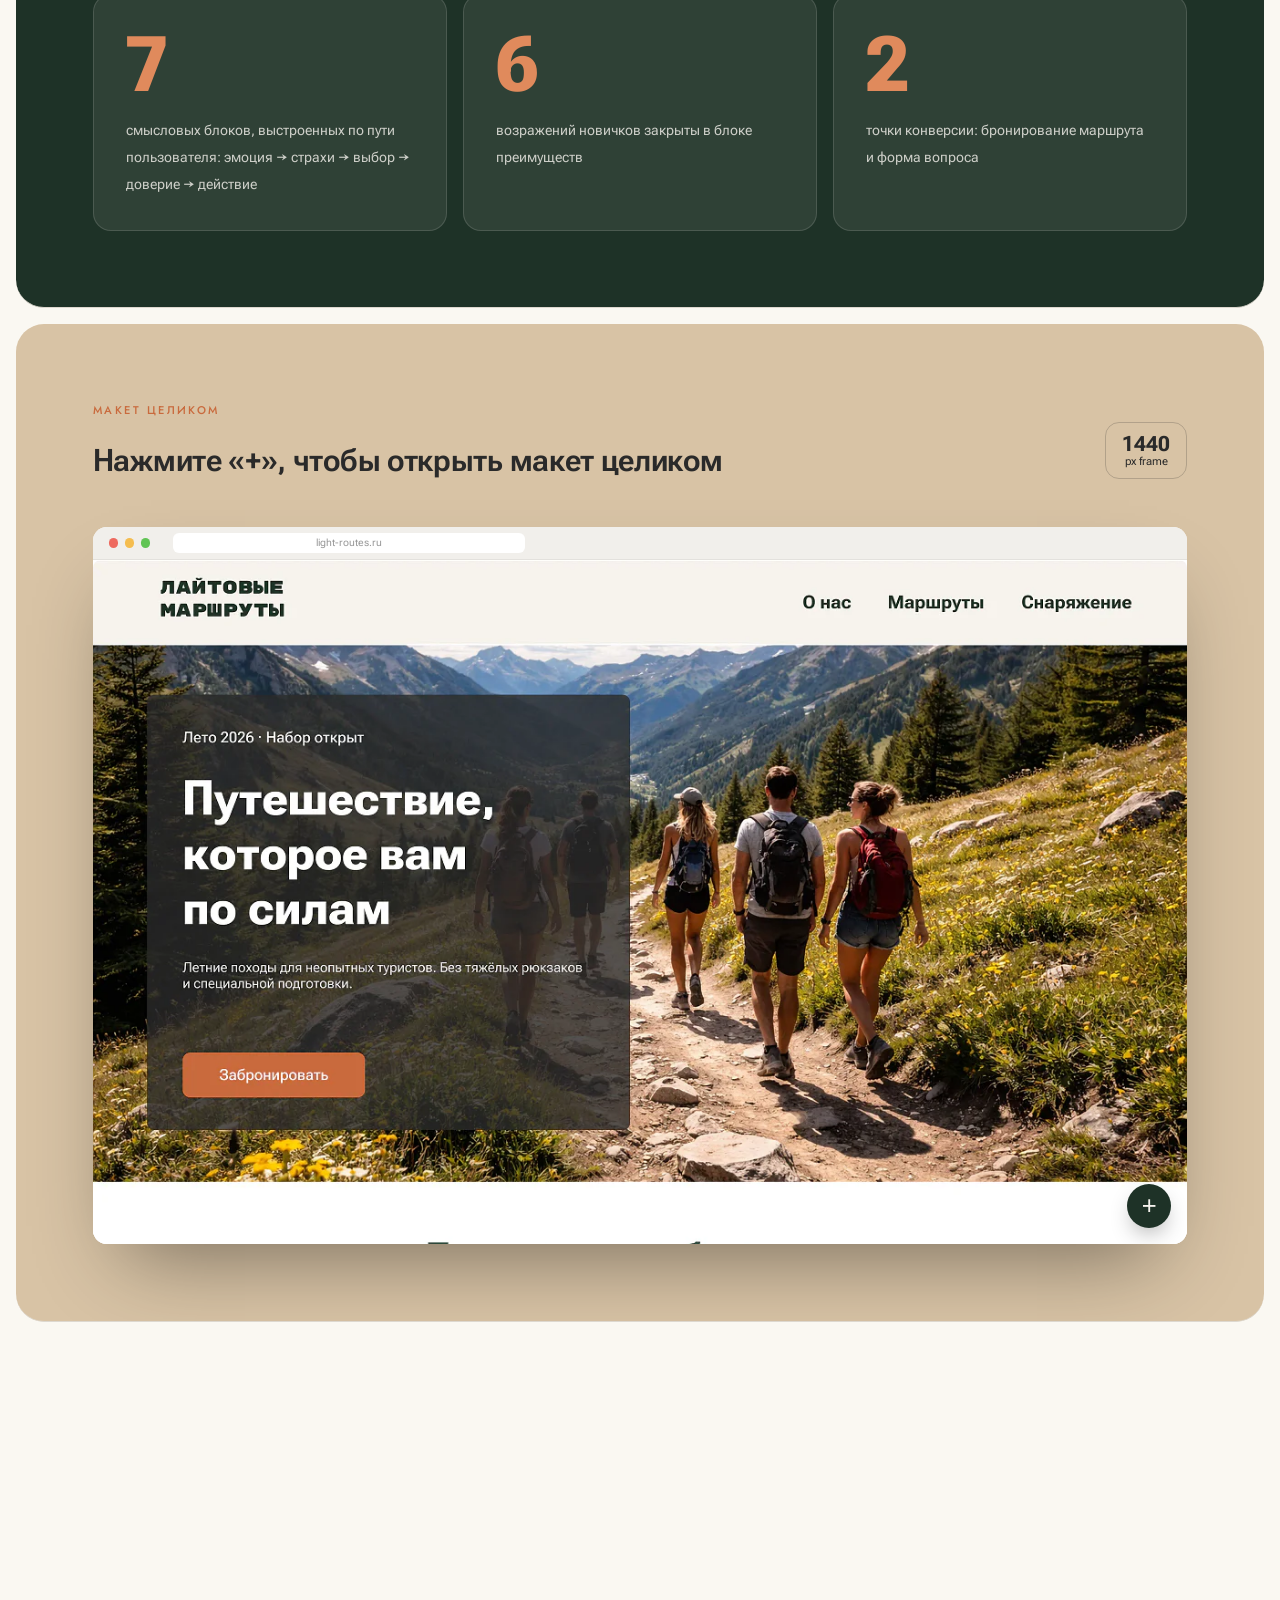
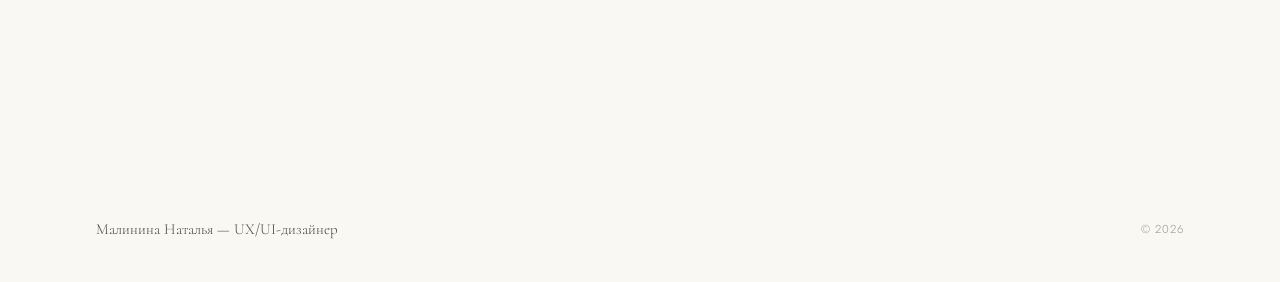
<file: case-routes.html>
<!DOCTYPE html>
<html lang="ru">
<head>
  <meta charset="UTF-8">
  <meta name="viewport" content="width=device-width, initial-scale=1.0">
  <title>Лайтовые маршруты — кейс · Наталья Малинина</title>
  <meta name="description" content="Кейс: лендинг с нуля для компании, которая организует лёгкие походы в горы для новичков.">
  <link rel="preconnect" href="https://fonts.googleapis.com">
  <link rel="preconnect" href="https://fonts.gstatic.com" crossorigin>
  <link href="https://fonts.googleapis.com/css2?family=Cormorant:ital,wght@0,300;0,400;1,300&family=Jost:wght@300;400;500&family=Roboto+Flex:opsz,wdth,wght@8..144,25..151,100..1000&display=swap" rel="stylesheet">
  <link rel="stylesheet" href="css/style.css">
  <link rel="stylesheet" href="css/case.css">
  <style>
    body.case {
      --brand: #1E3227;
      --brand-ink: #F6F3EE;
      --brand-accent: #E08A5C;
      --accent: #C96A3D;
      --soft: #F6F3EE;
      --tint: #D8C3A5;
      --surface: #FFFFFF;
      --text: #2A2A2A;
      --muted: #6E675E;
      --display: 'Roboto Flex', 'Jost', sans-serif;
    }
    .logo-wide { font-stretch: 151%; font-weight: 1000; text-transform: uppercase; letter-spacing: 0.01em; line-height: 0.92; }
  </style>
</head>
<body class="case">

  <nav>
    <a href="index.html" class="nav-logo">Н. Малинина</a>
    <ul class="nav-links">
      <li><a href="index.html#services">Услуги</a></li>
      <li><a href="index.html#portfolio">Портфолио</a></li>
      <li><a href="index.html#process">Процесс</a></li>
      <li><a href="index.html#experience">Опыт</a></li>
      <li><a href="index.html#skills">Навыки</a></li>
      <li><a href="index.html#contact">Контакты</a></li>
    </ul>
  </nav>

  <main class="deck">

    <!-- COVER -->
    <section class="slide slide--brand reveal">
      <div class="cover-top"><span>UX/UI · Лендинг с нуля · 2026</span><span>Наталья Малинина</span></div>
      <h1 class="h-xl cover-title logo-wide">Лайтовые<br>маршруты</h1>
      <p class="lead cover-sub">Сайт для компании, которая водит в горы тех, кто никогда не ходил в походы.</p>
      <div class="chips"><span class="chip">#лендинг</span><span class="chip">#ux-исследование</span><span class="chip">#туризм</span><span class="chip">#figma</span></div>
      <div class="cover-stage">
        <div class="browser">
          <div class="browser-bar"><i></i><i></i><i></i><span class="browser-url">light-routes.ru</span></div>
          <img src="img/routes-hero.webp" srcset="img/r/routes-hero-480.webp 480w, img/r/routes-hero-800.webp 800w, img/r/routes-hero-1200.webp 1200w, img/r/routes-hero-1600.webp 1600w, img/routes-hero.webp 2400w" sizes="(max-width: 700px) 85vw, 86vw" alt="Первый экран сайта «Лайтовые маршруты»">
        </div>
      </div>
    </section>

    <!-- ABOUT -->
    <section class="slide reveal">
      <p class="eyebrow">01 — О проекте</p>
      <div class="about">
        <h2 class="h-l">Поход — это не только для выносливых</h2>
        <div>
          <div class="about-item"><p class="about-k">Задача</p><p class="p">Спроектировать с нуля главную страницу сайта компании, которая организует лёгкие походы в горы: понятную, тёплую и убедительную для новичков.</p></div>
          <div class="about-item"><p class="about-k">Аудитория</p><p class="p">Люди без туристического опыта, семьи с детьми и все, кто давно мечтает о горах, но сомневается, что справится.</p></div>
          <div class="about-item"><p class="about-k">Идея</p><p class="p">Сайт ведёт диалог с посетителем и по очереди снимает его страхи. Лёгкость и открытость передают простая графика, тёплые цвета, реальные фотографии, много воздуха, скруглённые формы и тонкие линии.</p></div>
        </div>
      </div>
      <div class="meta-row">
        <div><small>Роль</small><span>UX/UI-дизайнер</span></div>
        <div><small>Тип</small><span>Лендинг с нуля</span></div>
        <div><small>Инструменты</small><span>Figma</span></div>
        <div><small>Год</small><span>2026</span></div>
      </div>
    </section>

    <!-- STATEMENT -->
    <section class="slide slide--brand statement reveal">
      <p class="eyebrow">Проблема</p>
      <h2 class="h-l">«Я бы пошёл в горы, но&nbsp;вдруг не&nbsp;дойду?»</h2>
      <p class="p">Туристические сайты обычно говорят с опытными: километры, перепады высот, списки снаряжения. Новичка это пугает ещё до выбора маршрута — и он остаётся дома.</p>
    </section>

    <!-- PROCESS -->
    <section class="slide reveal">
      <p class="eyebrow">02 — Процесс</p>
      <h2 class="h-l">От страхов — к структуре</h2>
      <div class="scope" style="--steps:5">
        <div class="scope-step"><span class="scope-pill"><em>1</em>Исследование</span><p>Конкуренты, отзывы туристов, страхи новичков</p></div>
        <div class="scope-step"><span class="scope-pill"><em>2</em>Референсы</span><p>Композиция блоков, карточки маршрутов, стиль фото</p></div>
        <div class="scope-step"><span class="scope-pill"><em>3</em>Вайрфрейм</span><p>Порядок блоков по пути пользователя</p></div>
        <div class="scope-step"><span class="scope-pill"><em>4</em>Концепция</span><p>Шрифт, контраст, цвета, графика</p></div>
        <div class="scope-step"><span class="scope-pill"><em>5</em>Дизайн</span><p>Главная страница целиком</p></div>
      </div>
    </section>

    <!-- RESEARCH -->
    <section class="slide slide--tint reveal">
      <p class="eyebrow">03 — Исследование</p>
      <h2 class="h-l">Что останавливает новичка</h2>
      <div class="bento">
        <div class="tile"><span class="quote-mark">“</span><p class="tile-t">«Я не дойду, буду отставать от группы»</p><p class="p">→ Идём в удобном темпе. Если устали — остановимся.</p></div>
        <div class="tile"><span class="quote-mark">“</span><p class="tile-t">«У меня нет палатки и рюкзака»</p><p class="p">→ Всё необходимое снаряжение за нами.</p></div>
        <div class="tile"><span class="quote-mark">“</span><p class="tile-t">«А чем там кормят?»</p><p class="p">→ Повар на маршруте, меню составляем заранее.</p></div>
        <div class="tile s6 tile--brand"><p class="tile-num">2</p><p class="tile-t">сегмента аудитории</p><p class="p">Городской новичок 25–40 лет, который устал от пляжа, и семья с детьми, которой важна безопасность.</p></div>
        <div class="tile s6 tile--accent"><p class="tile-num">→</p><p class="tile-t">Вывод</p><p class="p">Сайт должен продавать не маршрут, а ощущение безопасности и комфорта.</p></div>
      </div>
    </section>

    <!-- CONCEPT -->
    <section class="slide slide--white reveal">
      <p class="eyebrow">04 — Дизайн-концепция</p>
      <h2 class="h-l">Референсы и каркас</h2>
      <p class="p" style="max-width:56ch;margin-top:1rem">До визуала собрала референс карточки маршрута и выстроила вайрфрейм главной страницы: 10 блоков в порядке пути пользователя.</p>
      <div class="bento">
        <div class="tile s5 concept-card" style="background:var(--soft)">
          <div class="concept-media"><img src="img/routes-ref2.webp" srcset="img/r/routes-ref2-480.webp 480w, img/routes-ref2.webp 593w" sizes="(max-width: 700px) 57vw, 16vw" width="286" height="560" alt="Референс карточки маршрута с отзывом" loading="lazy"></div>
          <p class="tile-t">Карточка маршрута</p>
          <p class="p">Фото, километры, подъём, дни, сложность и одна кнопка. Отзыв рядом с маршрутом — социальное доказательство там, где принимают решение.</p>
        </div>
        <div class="tile s7" style="background:var(--soft)">
          <div class="wire-shot shot zoom" style="--ratio:3 / 4"><img src="img/routes-wireframe.svg" alt="Вайрфрейм главной страницы «Лайтовые маршруты»" loading="lazy"></div>
          <p class="tile-t">Вайрфрейм — первая версия структуры</p>
          <p class="p">Шапка → первый экран → почему нас выбирают → преимущества → цифры → маршруты → отзывы → галерея → контакты → футер. Нажмите «+», чтобы открыть схему целиком.</p>
        </div>
      </div>
    </section>

    <!-- SOLUTIONS -->
    <section class="slide reveal">
      <p class="eyebrow">05 — Решения</p>
      <h2 class="h-l" style="margin-bottom:clamp(3rem,6vw,5rem)">Каждый блок отвечает на&nbsp;один страх</h2>

      <div class="split">
        <div>
          <span class="num-tag">01 · Первый экран</span>
          <h3 class="h-m">«Путешествие, которое вам по силам»</h3>
          <p class="p">Заголовок сразу снимает главное возражение, подзаголовок уточняет: без тяжёлых рюкзаков и специальной подготовки.</p>
          <ul class="bullets">
            <li>Обычные люди на лёгкой тропе, а не альпинисты на вершине</li>
            <li>«Лето 2026 · Набор открыт» — мягкая срочность</li>
            <li>Одна акцентная кнопка — «Забронировать»</li>
          </ul>
        </div>
        <div class="split-media zoom"><img src="img/routes-hero.webp" srcset="img/r/routes-hero-480.webp 480w, img/r/routes-hero-800.webp 800w, img/r/routes-hero-1200.webp 1200w, img/r/routes-hero-1600.webp 1600w, img/routes-hero.webp 2400w" sizes="(max-width: 700px) 77vw, 41vw" alt="Первый экран" loading="lazy"></div>
      </div>

      <div class="split rev">
        <div>
          <span class="num-tag">02 · Почему нас выбирают</span>
          <h3 class="h-m">Страхи — в подписях к фото</h3>
          <p class="p">Три живые фотографии с короткими ответами на главные страхи новичка: «Мы идём в удобном темпе», «Если устали — остановимся. Поход — это не соревнование», «Готовим из свежих продуктов».</p>
        </div>
        <div class="split-media zoom"><img src="img/routes-why.webp" srcset="img/r/routes-why-480.webp 480w, img/r/routes-why-800.webp 800w, img/r/routes-why-1200.webp 1200w, img/r/routes-why-1600.webp 1600w, img/routes-why.webp 2400w" sizes="(max-width: 700px) 77vw, 41vw" alt="Блок «Почему нас выбирают»" loading="lazy"></div>
      </div>

      <div class="split">
        <div>
          <span class="num-tag">03 · Преимущества</span>
          <h3 class="h-m">Конкретика и цифры</h3>
          <p class="p">Шесть иконок отвечают на практические вопросы: маленькие группы, повар, внимательный гид, помощь с палаткой, вечерние развлечения, снаряжение. Цифры 10+ лет, 500+ участников и 30+ маршрутов работают на доверие.</p>
        </div>
        <div class="split-media zoom"><img src="img/routes-features.webp" srcset="img/r/routes-features-480.webp 480w, img/r/routes-features-800.webp 800w, img/r/routes-features-1200.webp 1200w, img/r/routes-features-1600.webp 1600w, img/routes-features.webp 2400w" sizes="(max-width: 700px) 77vw, 41vw" alt="Преимущества и цифры" loading="lazy"></div>
      </div>

      <div class="split rev">
        <div>
          <span class="num-tag">04 · Наши маршруты</span>
          <h3 class="h-m">Маршрут понятен за 3 секунды</h3>
          <p class="p">В карточке всё, что нужно для решения: название, место, километры, дни, даты, сложность, рейтинг и цена.</p>
          <ul class="bullets">
            <li>Метка «Семейный» для второго сегмента аудитории</li>
            <li>Сложность иконками: лёгкий или сложный — понятно без чтения</li>
            <li>Цена и кнопка «Подробнее» внизу карточки</li>
          </ul>
        </div>
        <div class="split-media zoom"><img src="img/routes-cards.webp" srcset="img/r/routes-cards-480.webp 480w, img/r/routes-cards-800.webp 800w, img/r/routes-cards-1200.webp 1200w, img/r/routes-cards-1600.webp 1600w, img/routes-cards.webp 2400w" sizes="(max-width: 700px) 77vw, 41vw" alt="Карточки маршрутов" loading="lazy"></div>
      </div>

      <div class="split">
        <div>
          <span class="num-tag">05 · Доверие</span>
          <h3 class="h-m">Отзывы и живая галерея</h3>
          <p class="p">Отзывы с фото, названием маршрута и датой. Галерея показывает «изнанку» похода: завтрак на природе, лагерь, рассвет из палатки — то, ради чего едут.</p>
        </div>
        <div class="split-media zoom"><img src="img/routes-reviews.webp" srcset="img/r/routes-reviews-480.webp 480w, img/r/routes-reviews-800.webp 800w, img/r/routes-reviews-1200.webp 1200w, img/r/routes-reviews-1600.webp 1600w, img/routes-reviews.webp 2400w" sizes="(max-width: 700px) 77vw, 41vw" alt="Отзывы участников и галерея" loading="lazy"></div>
      </div>

      <div class="split rev">
        <div>
          <span class="num-tag">06 · Конверсия</span>
          <h3 class="h-m">Короткая форма для тех, кто сомневается</h3>
          <p class="p">Не все готовы бронировать сразу. Для них — форма из трёх полей: «Напишите нам — расскажем про маршруты и ответим на все вопросы».</p>
        </div>
        <div class="split-media zoom"><img src="img/routes-contact.webp" srcset="img/r/routes-contact-480.webp 480w, img/r/routes-contact-800.webp 800w, img/r/routes-contact-1200.webp 1200w, img/r/routes-contact-1600.webp 1600w, img/routes-contact.webp 2400w" sizes="(max-width: 700px) 77vw, 41vw" alt="Форма обратной связи" loading="lazy"></div>
      </div>
    </section>

    <!-- VISUAL -->
    <section class="slide reveal" style="background:#EFEAE2">
      <p class="eyebrow">06 — Визуальный язык</p>
      <h2 class="h-l">Тёплая палитра горного похода</h2>
      <div class="palette-strips" style="--n:5">
        <div class="strip"><div class="strip-color" style="background:#F6F3EE"></div><div class="strip-info"><p class="strip-name">Утренний туман</p><p class="strip-hex">#F6F3EE</p><p class="strip-role">Фон</p></div></div>
        <div class="strip"><div class="strip-color" style="background:#D8C3A5"></div><div class="strip-info"><p class="strip-name">Песок тропы</p><p class="strip-hex">#D8C3A5</p><p class="strip-role">Акцент фона, иконки</p></div></div>
        <div class="strip"><div class="strip-color" style="background:#C96A3D"></div><div class="strip-info"><p class="strip-name">Костёр</p><p class="strip-hex">#C96A3D</p><p class="strip-role">Главные кнопки</p></div></div>
        <div class="strip"><div class="strip-color" style="background:#1E3227"></div><div class="strip-info"><p class="strip-name">Хвойный лес</p><p class="strip-hex">#1E3227</p><p class="strip-role">Заголовки</p></div></div>
        <div class="strip"><div class="strip-color" style="background:#2A2A2A"></div><div class="strip-info"><p class="strip-name">Скала</p><p class="strip-hex">#2A2A2A</p><p class="strip-role">Основной текст</p></div></div>
      </div>
      <div class="type-grid">
        <div class="type-card dark">
          <p class="type-aa">Aa</p>
          <p class="type-name">Roboto Flex</p>
          <p class="p">Основной шрифт. Гибкий гротеск с мягкими формами: дружелюбный в заголовках и хорошо читается в мелком тексте. Логотип набран расширенным начертанием.</p>
        </div>
        <div class="type-card type-scale">
          <div><small>H1 · Bold 64</small><span style="font-size:clamp(2rem,4vw,3.2rem);font-weight:700">Путешествие</span></div>
          <div><small>H2 · Bold 40</small><span style="font-size:clamp(1.5rem,2.6vw,2.2rem);font-weight:700">Наши маршруты</span></div>
          <div><small>H3 · Semibold 24</small><span style="font-size:1.35rem;font-weight:600">Восхождение на Фишт</span></div>
          <div><small>Body · Regular 16</small><span style="font-size:1rem">Летние походы для неопытных туристов</span></div>
          <div><small>Logo · Roboto Flex Wide</small><span class="logo-wide" style="font-size:1.2rem">Лайтовые маршруты</span></div>
        </div>
      </div>
    </section>

    <!-- RESULT -->
    <section class="slide slide--brand reveal">
      <p class="eyebrow">07 — Итог</p>
      <h2 class="h-l" style="max-width:18ch">Сайт, который ведёт от сомнения к брони</h2>
      <div class="stats" style="--n:3">
        <div class="stat"><b>7</b><span>смысловых блоков, выстроенных по пути пользователя: эмоция → страхи → выбор → доверие → действие</span></div>
        <div class="stat"><b>6</b><span>возражений новичков закрыты в блоке преимуществ</span></div>
        <div class="stat"><b>2</b><span>точки конверсии: бронирование маршрута и форма вопроса</span></div>
      </div>
    </section>

    <!-- FULL -->
    <section class="slide slide--tint reveal">
      <div style="display:flex;justify-content:space-between;align-items:end;gap:1rem;flex-wrap:wrap">
        <div><p class="eyebrow">Макет целиком</p><h2 class="h-m">Нажмите «+», чтобы открыть макет целиком</h2></div>
        <span class="badge"><b>1440</b>px frame</span>
      </div>
      <div class="scroll-window">
        <div class="browser">
          <div class="browser-bar"><i></i><i></i><i></i><span class="browser-url">light-routes.ru</span></div>
          <div class="shot zoom" style="--ratio:16 / 10"><img src="img/routes-full.webp" srcset="img/r/routes-full-480.webp 480w, img/r/routes-full-800.webp 800w, img/r/routes-full-1200.webp 1200w, img/r/routes-full-1600.webp 1600w, img/routes-full.webp 2400w" sizes="(max-width: 700px) 85vw, 77vw" alt="Полный макет сайта" loading="lazy"></div>
        </div>
      </div>
    </section>

    <!-- THANKS -->
    <section class="slide slide--brand reveal">
      <div class="thanks">
        <div>
          <p class="h-m" style="max-width:26ch">Если вам близок такой подход и нужен сайт, который говорит с пользователем на его языке, — давайте обсудим ваш проект.</p>
          <div class="author"><img src="img/foto.png" srcset="img/r/foto-480.webp 480w, img/r/foto-800.webp 800w, img/foto.png 1180w" sizes="(max-width: 700px) 15vw, 4vw" alt=""><div><b>Наталья Малинина</b><span>UX/UI-дизайнер</span></div></div>
        </div>
        <div class="thanks-links">
          <a class="thanks-link" href="https://t.me/natali_m2" target="_blank" rel="noopener"><div><small>Telegram</small>@natali_m2</div><span>→</span></a>
          <a class="thanks-link" href="mailto:perova.natali13@gmail.com"><div><small>Email</small>perova.natali13@gmail.com</div><span>→</span></a>
          <a class="thanks-link next" href="case-tours.html"><div><small>Следующий кейс</small>Банк горящих туров</div><span>→</span></a>
        </div>
      </div>
    </section>

  </main>

  <footer>
    <span class="footer-name">Малинина Наталья — UX/UI-дизайнер</span>
    <span class="footer-copy">© 2026</span>
  </footer>

  <script src="js/main.js"></script>
</body>
</html>
</file>
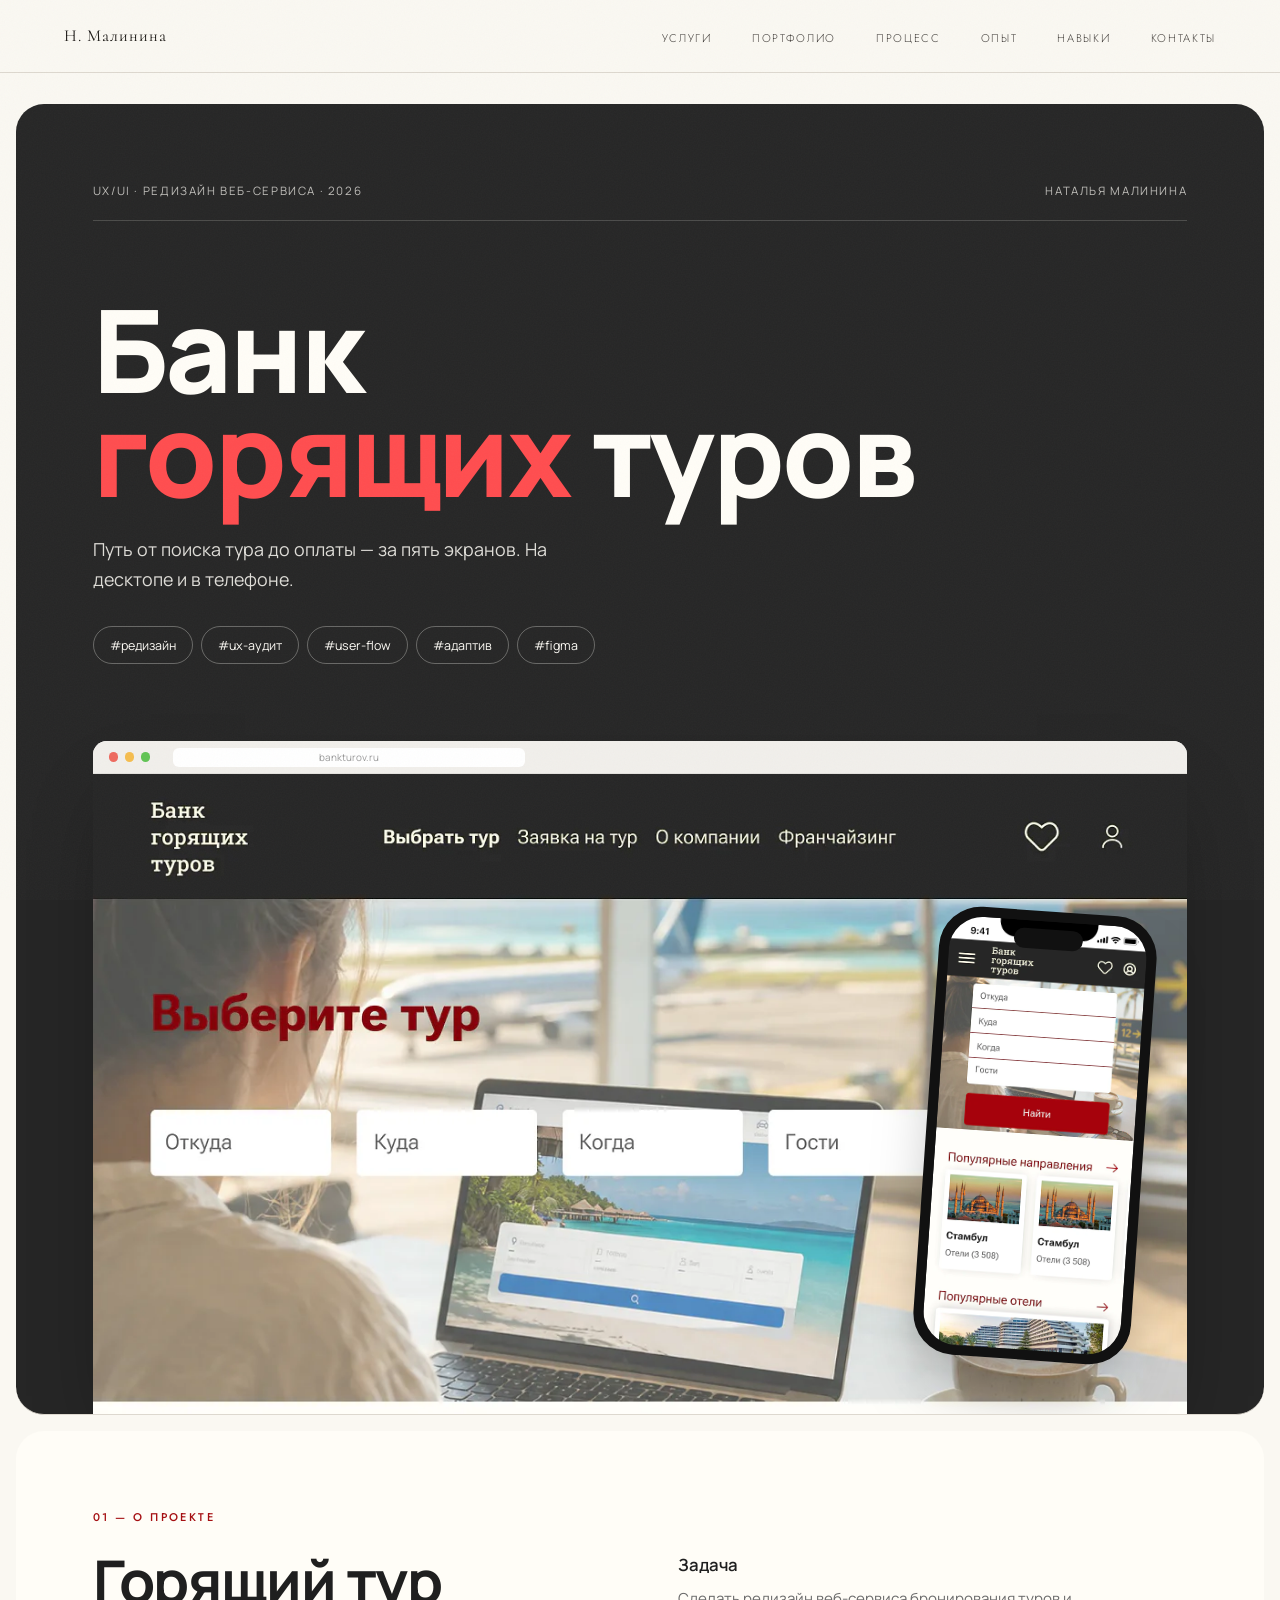
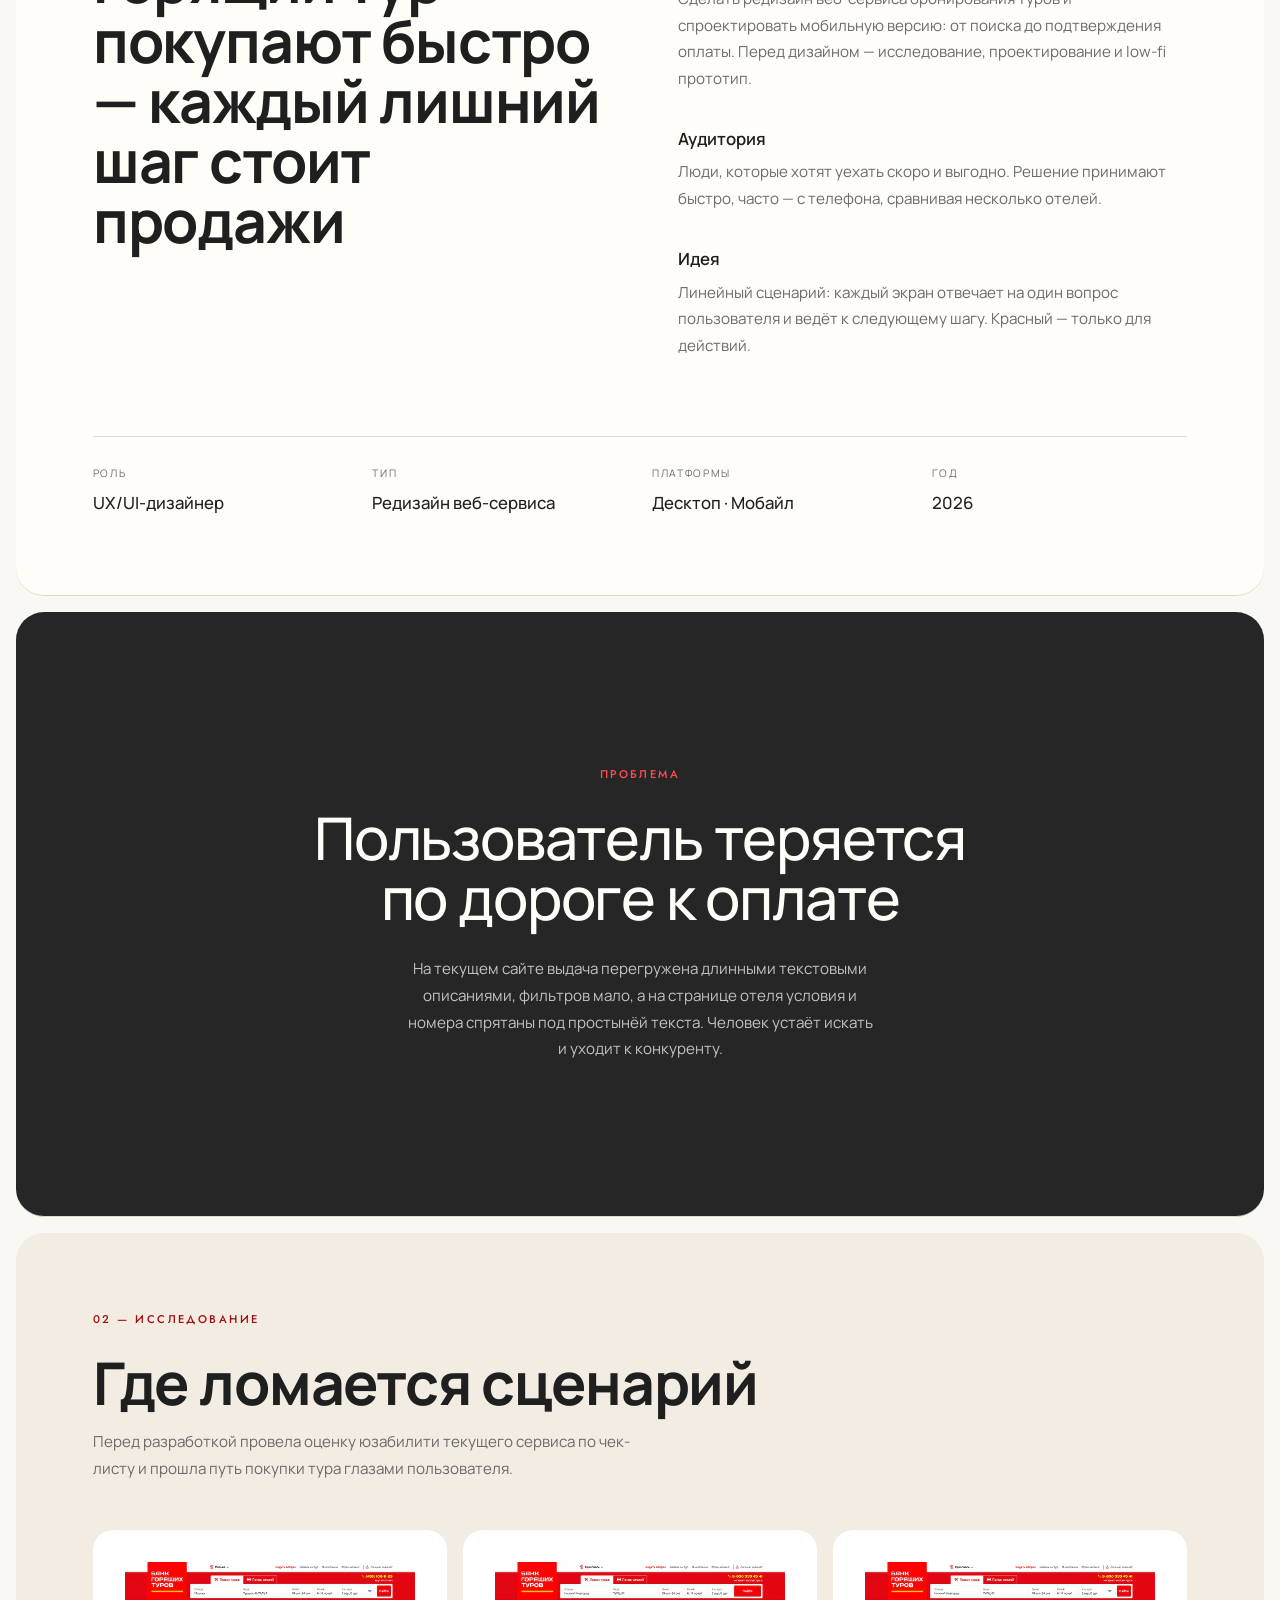
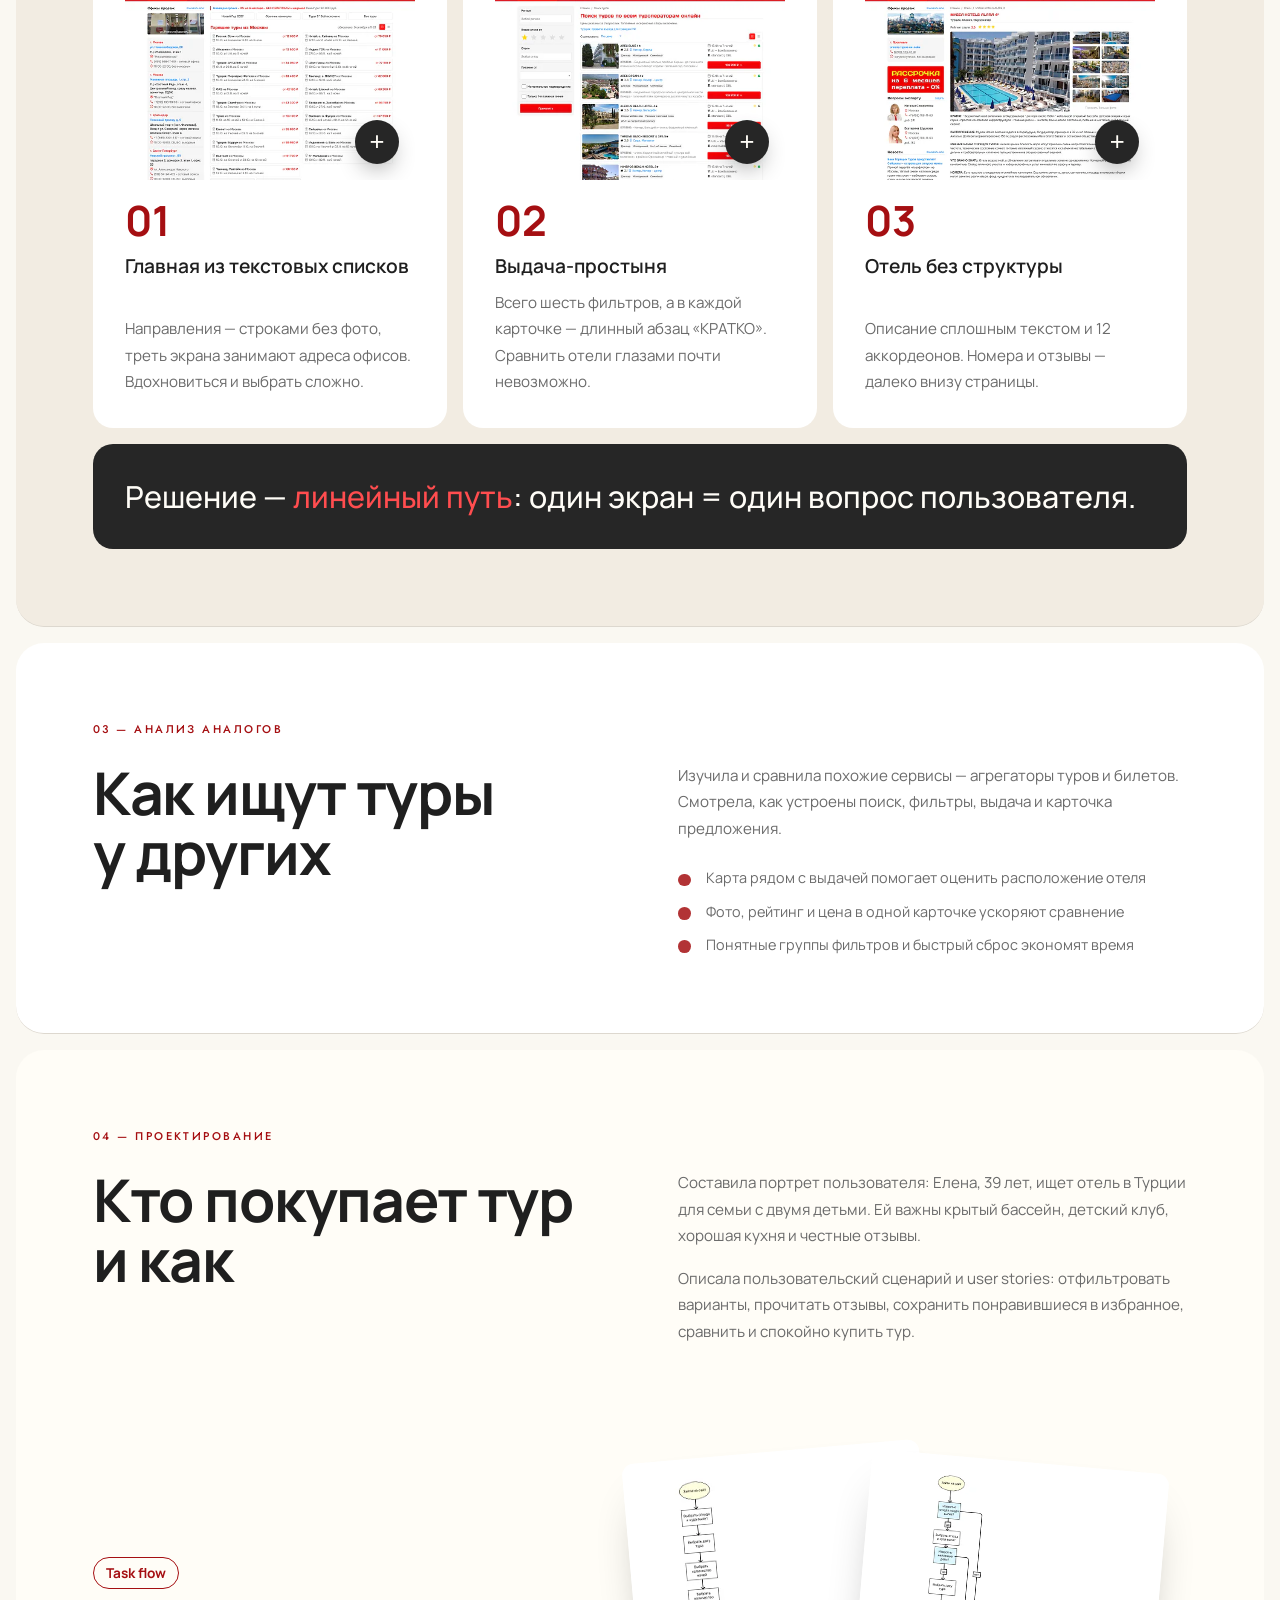
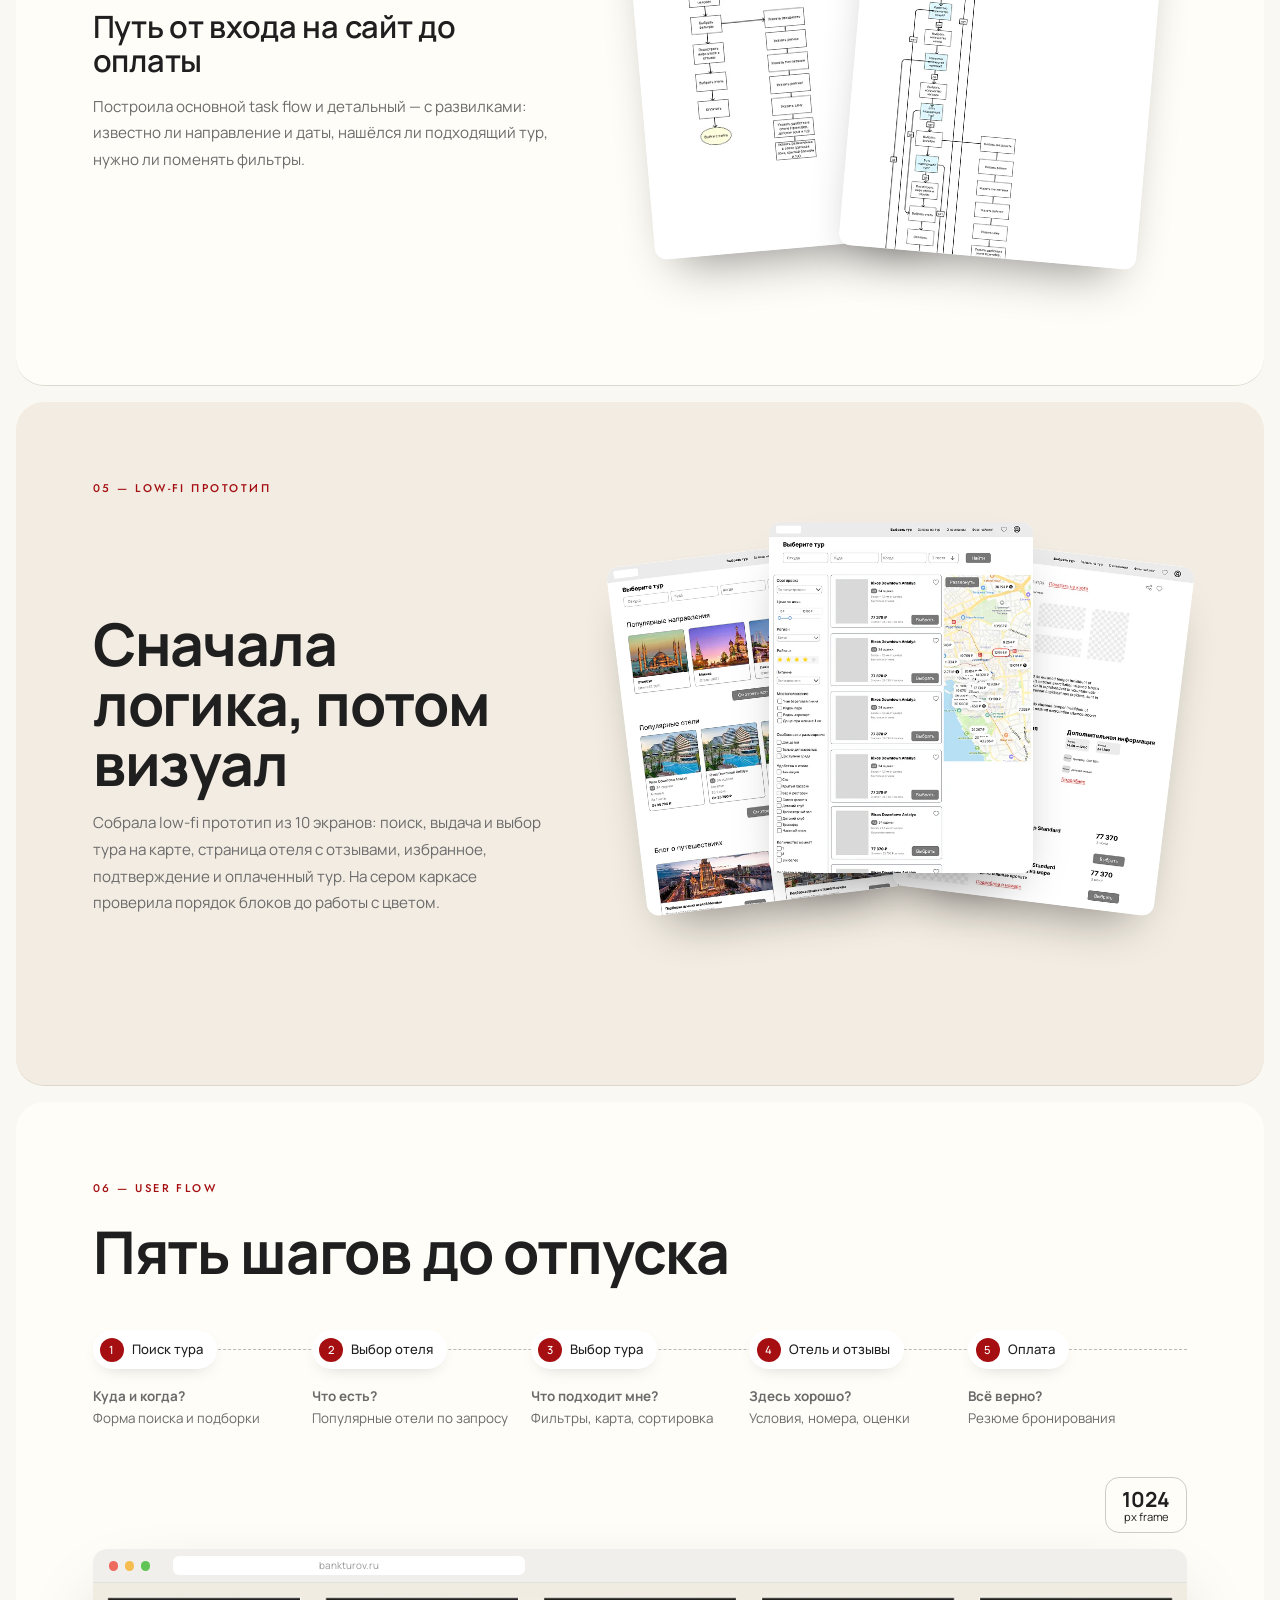
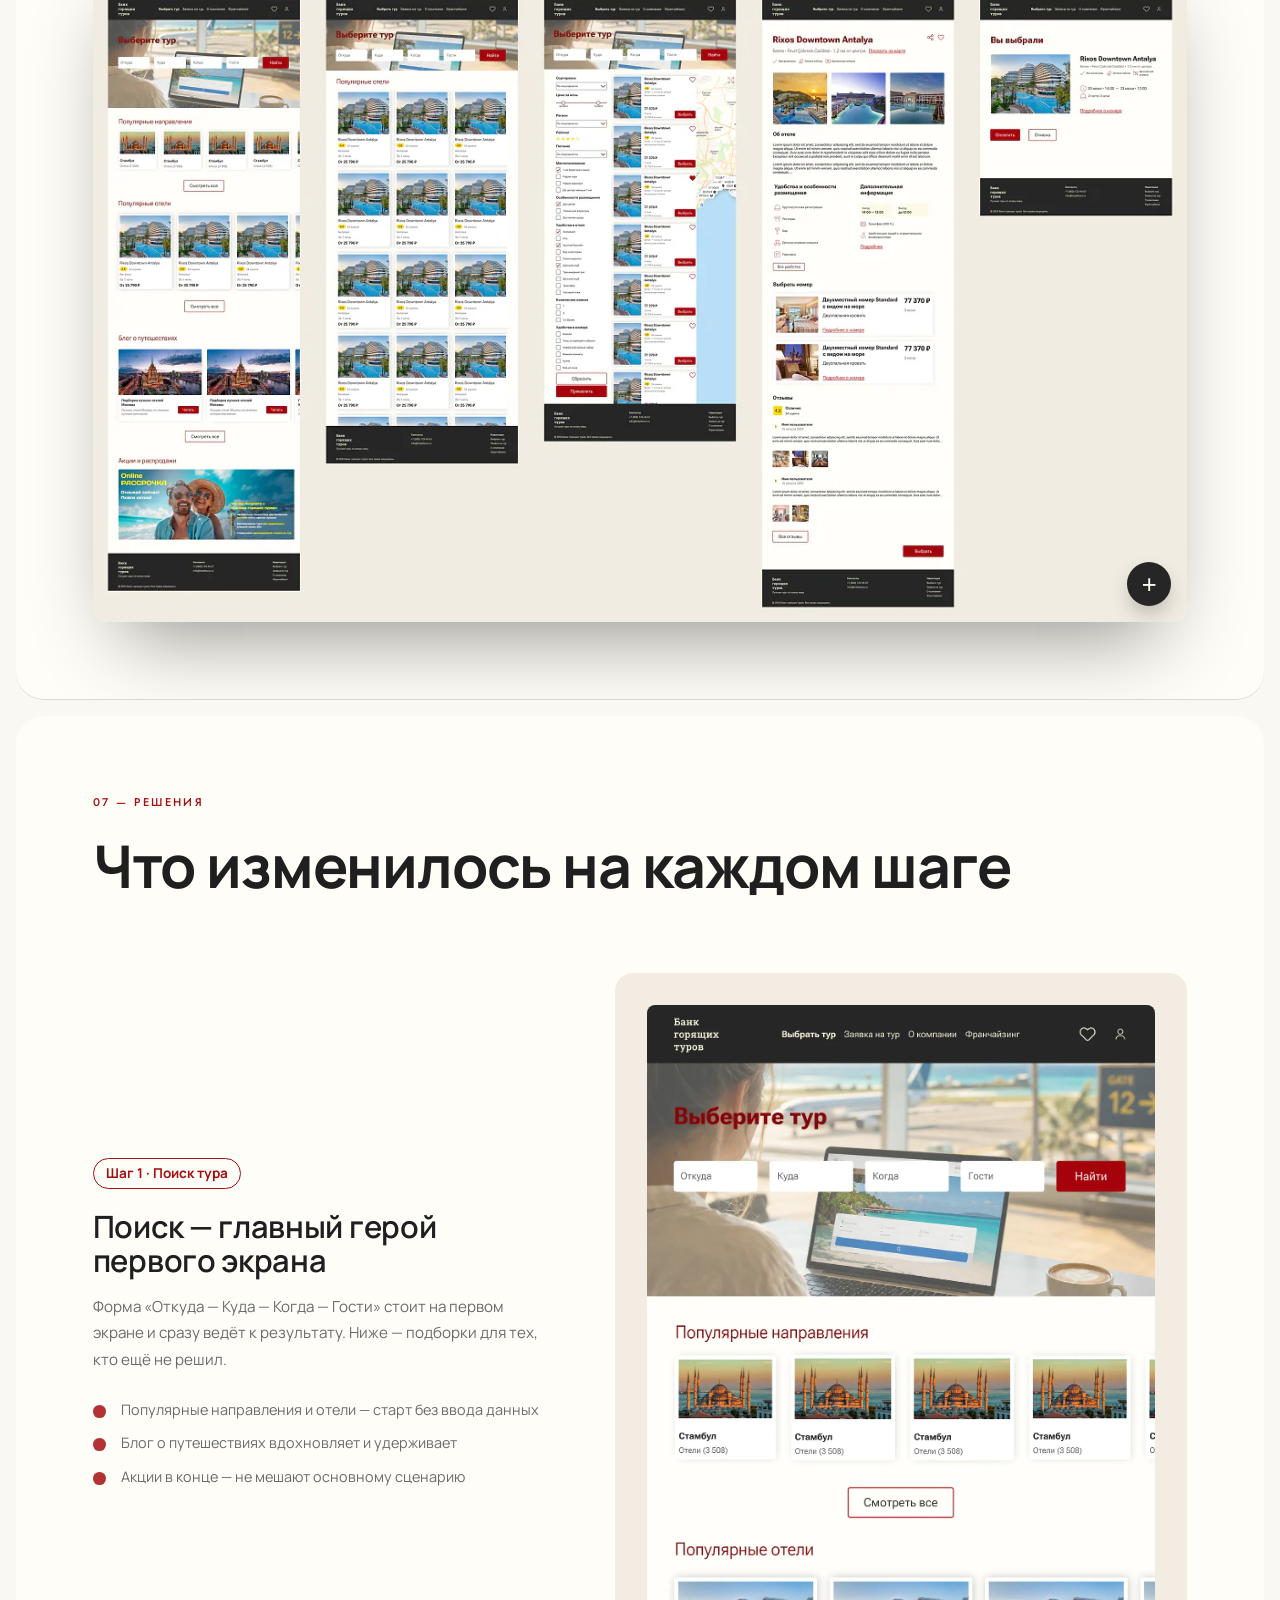
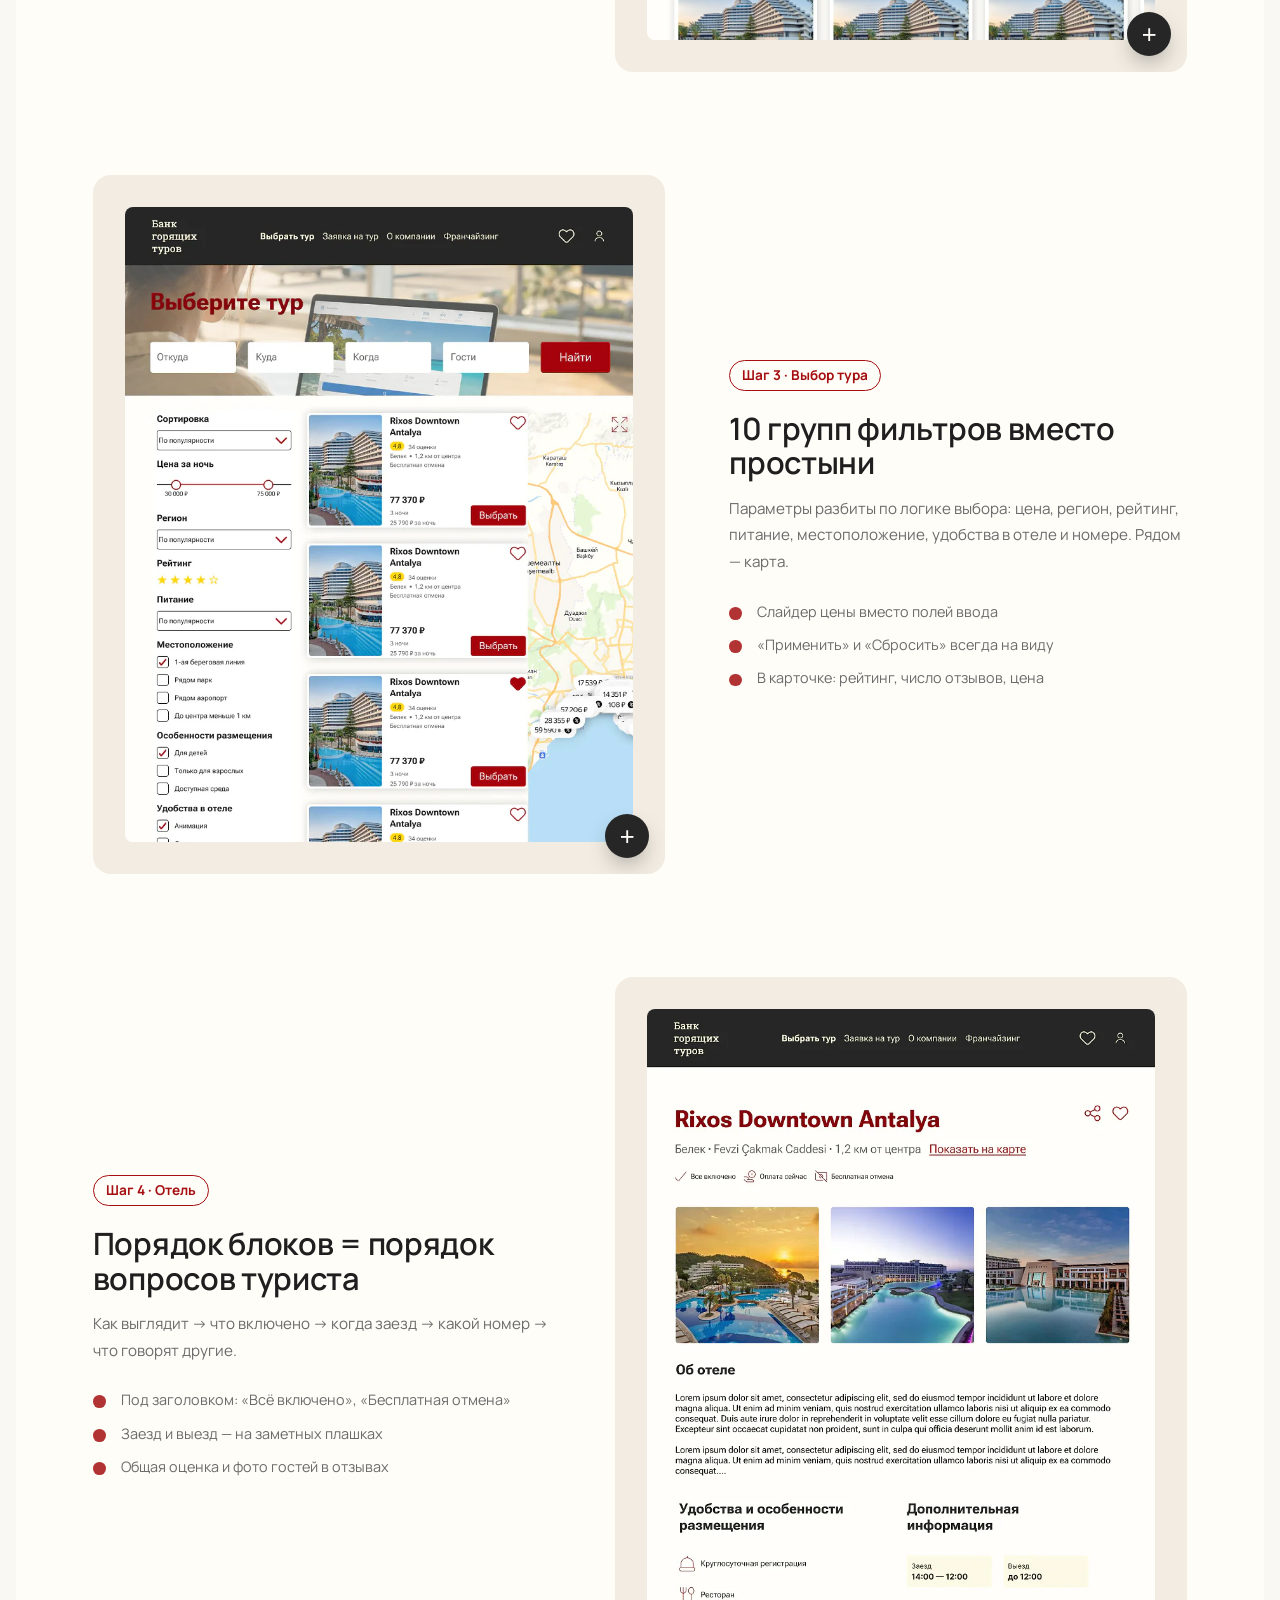
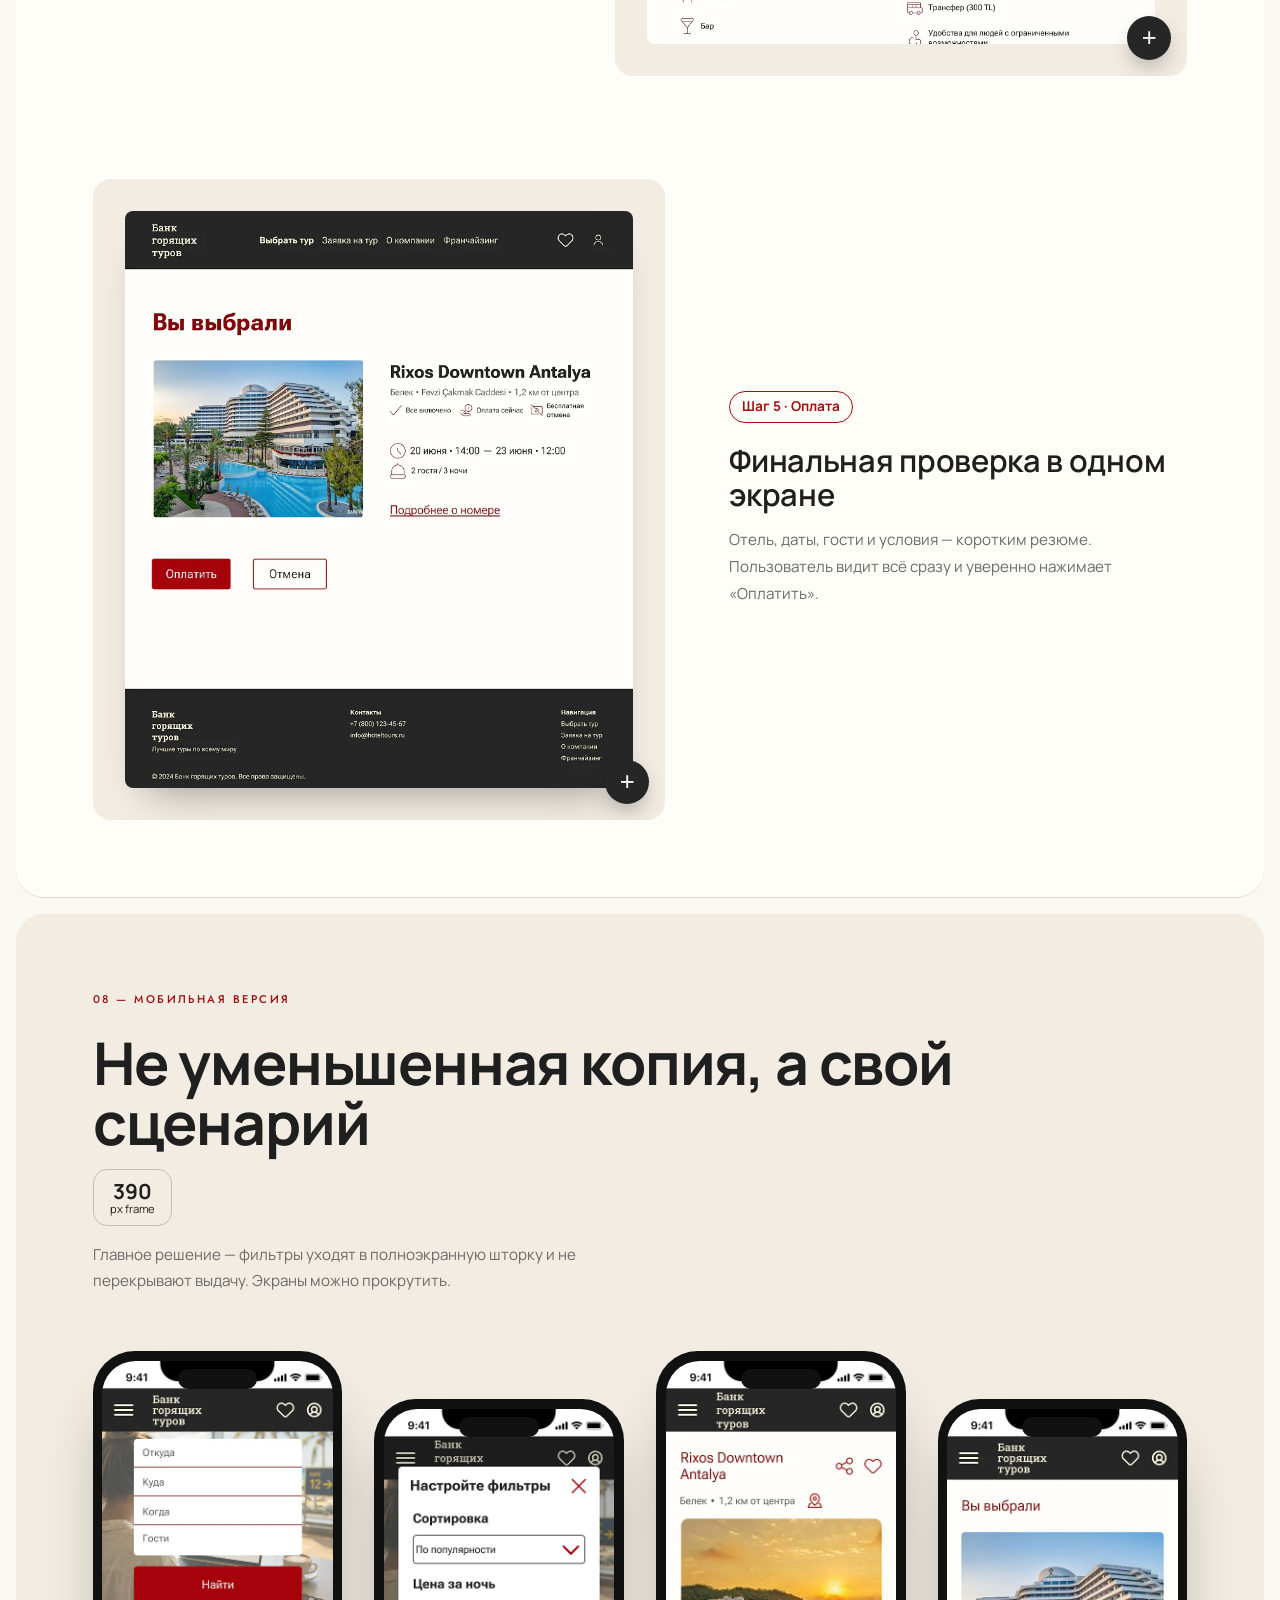
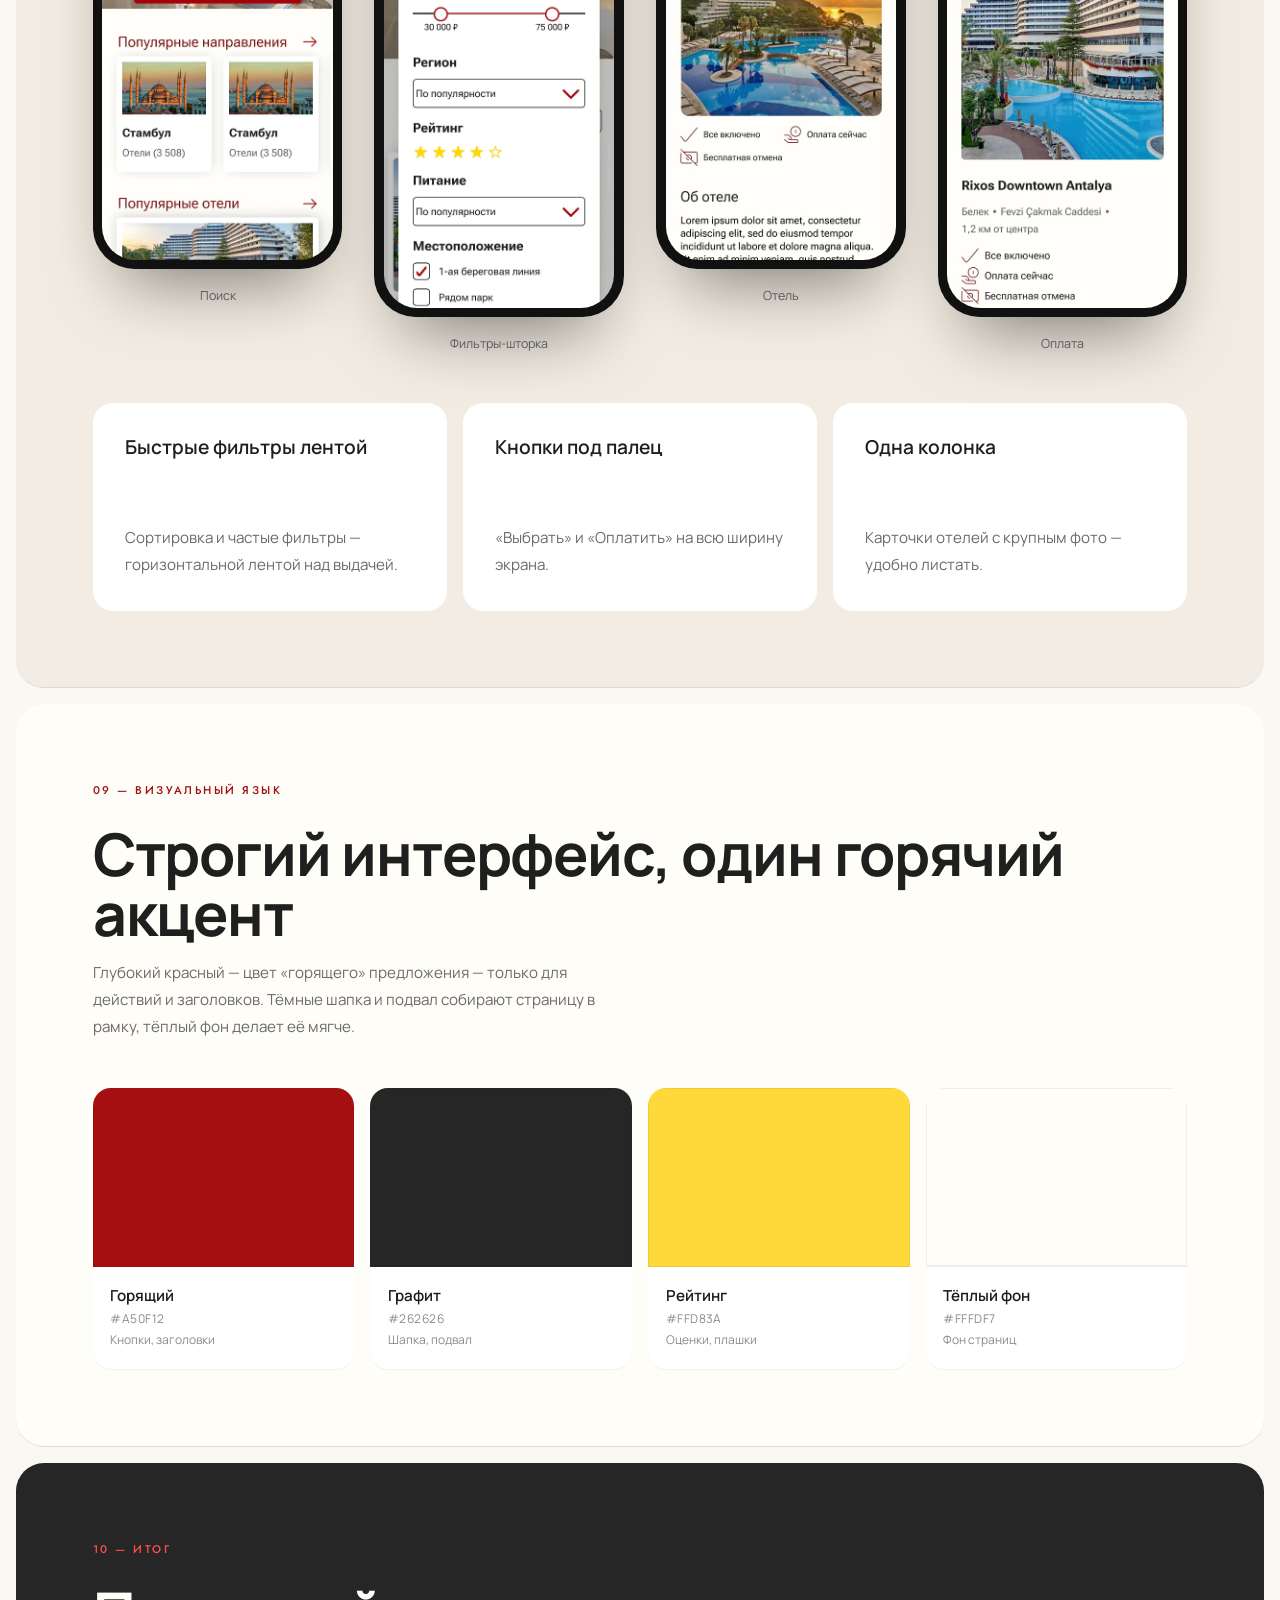
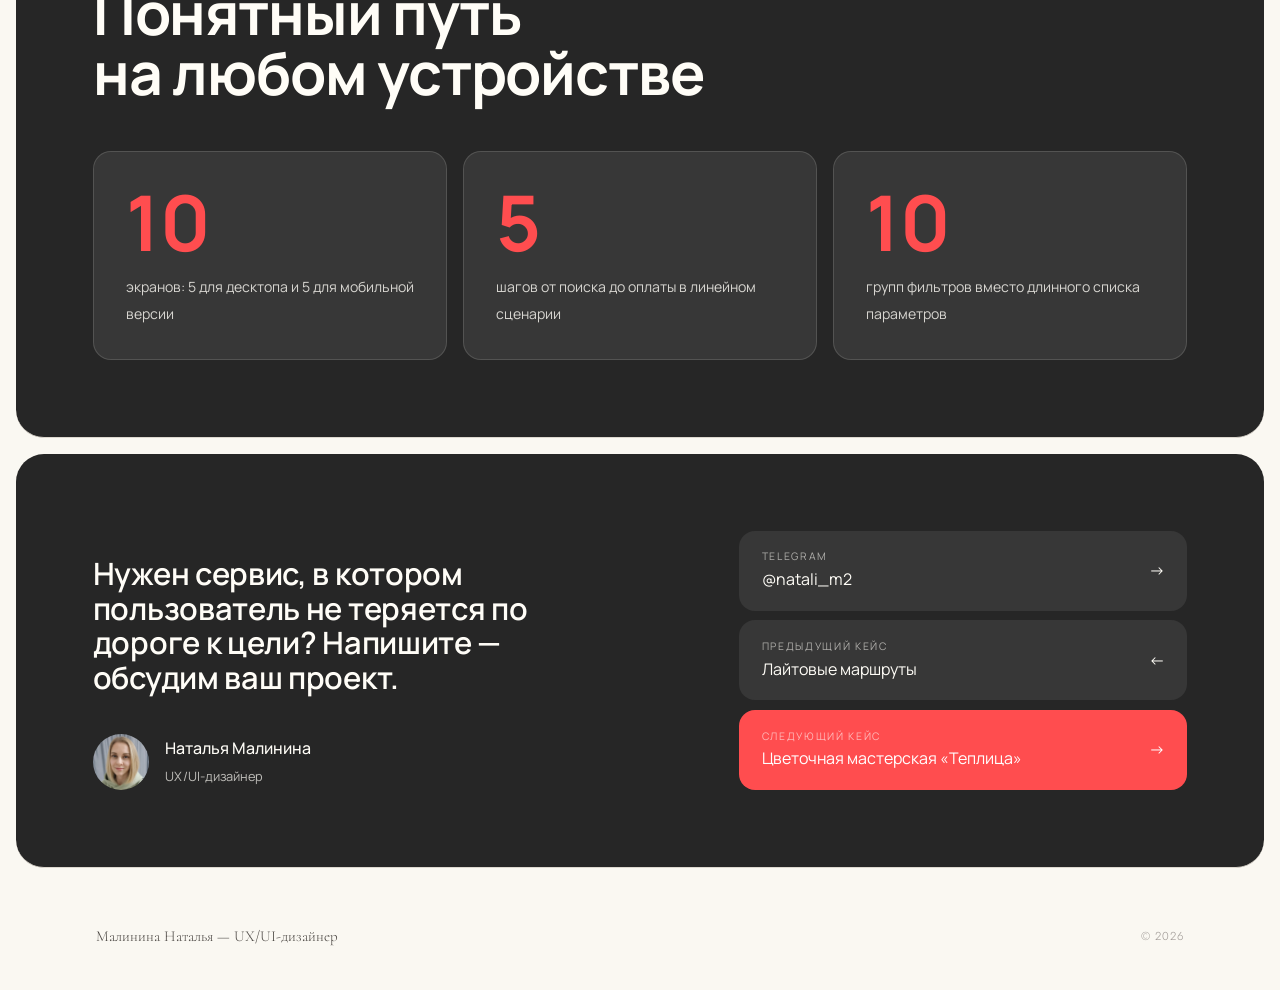
<file: case-tours.html>
<!DOCTYPE html>
<html lang="ru">
<head>
  <meta charset="UTF-8">
  <meta name="viewport" content="width=device-width, initial-scale=1.0">
  <title>Банк горящих туров — кейс · Наталья Малинина</title>
  <meta name="description" content="Кейс: редизайн веб-сервиса и мобильной версии «Банк горящих туров» — путь от поиска тура до оплаты.">
  <link rel="preconnect" href="https://fonts.googleapis.com">
  <link rel="preconnect" href="https://fonts.gstatic.com" crossorigin>
  <link href="https://fonts.googleapis.com/css2?family=Cormorant:ital,wght@0,300;0,400;1,300&family=Jost:wght@300;400;500&family=Manrope:wght@400;500;600;700;800&display=swap" rel="stylesheet">
  <link rel="stylesheet" href="css/style.css">
  <link rel="stylesheet" href="css/case.css">
  <style>
    body.case {
      --brand: #262626;
      --brand-ink: #FFFDF7;
      --brand-accent: #FF4D4F;
      --accent: #A50F12;
      --soft: #FFFDF7;
      --tint: #F2ECE2;
      --surface: #FFFFFF;
      --text: #1F1F1F;
      --muted: #6B6B6B;
      --display: 'Manrope', 'Jost', sans-serif;
    }
    .hot { color: var(--brand-accent); }
  </style>
</head>
<body class="case">

  <nav>
    <a href="index.html" class="nav-logo">Н. Малинина</a>
    <ul class="nav-links">
      <li><a href="index.html#services">Услуги</a></li>
      <li><a href="index.html#portfolio">Портфолио</a></li>
      <li><a href="index.html#process">Процесс</a></li>
      <li><a href="index.html#experience">Опыт</a></li>
      <li><a href="index.html#skills">Навыки</a></li>
      <li><a href="index.html#contact">Контакты</a></li>
    </ul>
  </nav>

  <main class="deck">

    <!-- COVER -->
    <section class="slide slide--brand reveal">
      <div class="cover-top"><span>UX/UI · Редизайн веб-сервиса · 2026</span><span>Наталья Малинина</span></div>
      <h1 class="h-xl cover-title">Банк<br><span class="hot">горящих</span> туров</h1>
      <p class="lead cover-sub">Путь от поиска тура до оплаты — за пять экранов. На десктопе и в телефоне.</p>
      <div class="chips"><span class="chip">#редизайн</span><span class="chip">#ux-аудит</span><span class="chip">#user-flow</span><span class="chip">#адаптив</span><span class="chip">#figma</span></div>
      <div class="cover-stage">
        <div class="browser">
          <div class="browser-bar"><i></i><i></i><i></i><span class="browser-url">bankturov.ru</span></div>
          <div class="screen-static"><img src="img/tours-home.webp" srcset="img/r/tours-home-480.webp 480w, img/r/tours-home-800.webp 800w, img/r/tours-home-1200.webp 1200w, img/r/tours-home-1600.webp 1600w, img/tours-home.webp 2048w" sizes="(max-width: 700px) 85vw, 86vw" alt="Главная страница после редизайна"></div>
        </div>
        <div class="float-phone phone"><div class="phone-screen"><img src="img/tours-m-home.webp" srcset="img/r/tours-m-home-480.webp 480w, img/r/tours-m-home-800.webp 800w, img/tours-m-home.webp 960w" sizes="(max-width: 700px) 60vw, 16vw" alt="Мобильная главная"></div></div>
      </div>
    </section>

    <!-- ABOUT -->
    <section class="slide reveal">
      <p class="eyebrow">01 — О проекте</p>
      <div class="about">
        <h2 class="h-l">Горящий тур покупают быстро — каждый лишний шаг стоит продажи</h2>
        <div>
          <div class="about-item"><p class="about-k">Задача</p><p class="p">Сделать редизайн веб-сервиса бронирования туров и спроектировать мобильную версию: от поиска до подтверждения оплаты. Перед дизайном — исследование, проектирование и low-fi прототип.</p></div>
          <div class="about-item"><p class="about-k">Аудитория</p><p class="p">Люди, которые хотят уехать скоро и выгодно. Решение принимают быстро, часто — с телефона, сравнивая несколько отелей.</p></div>
          <div class="about-item"><p class="about-k">Идея</p><p class="p">Линейный сценарий: каждый экран отвечает на один вопрос пользователя и ведёт к следующему шагу. Красный — только для действий.</p></div>
        </div>
      </div>
      <div class="meta-row">
        <div><small>Роль</small><span>UX/UI-дизайнер</span></div>
        <div><small>Тип</small><span>Редизайн веб-сервиса</span></div>
        <div><small>Платформы</small><span>Десктоп · Мобайл</span></div>
        <div><small>Год</small><span>2026</span></div>
      </div>
    </section>

    <!-- STATEMENT -->
    <section class="slide slide--brand statement reveal">
      <p class="eyebrow">Проблема</p>
      <h2 class="h-l">Пользователь теряется по&nbsp;дороге к&nbsp;оплате</h2>
      <p class="p">На текущем сайте выдача перегружена длинными текстовыми описаниями, фильтров мало, а на странице отеля условия и номера спрятаны под простынёй текста. Человек устаёт искать и уходит к конкуренту.</p>
    </section>

    <!-- AUDIT -->
    <section class="slide slide--tint reveal">
      <p class="eyebrow">02 — Исследование</p>
      <h2 class="h-l">Где ломается сценарий</h2>
      <p class="p" style="max-width:60ch;margin-top:1rem">Перед разработкой провела оценку юзабилити текущего сервиса по чек-листу и прошла путь покупки тура глазами пользователя.</p>
      <div class="bento">
        <div class="tile"><div class="shot zoom" style="--ratio:4 / 3"><img src="img/tours-old-home.webp" srcset="img/r/tours-old-home-480.webp 480w, img/r/tours-old-home-800.webp 800w, img/r/tours-old-home-1200.webp 1200w, img/r/tours-old-home-1600.webp 1600w, img/tours-old-home.webp 2400w" sizes="(max-width: 700px) 69vw, 24vw" alt="Текущий сайт: главная страница bankturov.ru" loading="lazy"></div><p class="tile-num">01</p><p class="tile-t">Главная из текстовых списков</p><p class="p">Направления — строками без фото, треть экрана занимают адреса офисов. Вдохновиться и выбрать сложно.</p></div>
        <div class="tile"><div class="shot zoom" style="--ratio:4 / 3"><img src="img/tours-old-search.webp" srcset="img/r/tours-old-search-480.webp 480w, img/r/tours-old-search-800.webp 800w, img/r/tours-old-search-1200.webp 1200w, img/r/tours-old-search-1600.webp 1600w, img/tours-old-search.webp 2400w" sizes="(max-width: 700px) 69vw, 24vw" alt="Текущий сайт: выдача поиска туров" loading="lazy"></div><p class="tile-num">02</p><p class="tile-t">Выдача-простыня</p><p class="p">Всего шесть фильтров, а в каждой карточке — длинный абзац «КРАТКО». Сравнить отели глазами почти невозможно.</p></div>
        <div class="tile"><div class="shot zoom" style="--ratio:4 / 3"><img src="img/tours-old-hotel.webp" srcset="img/r/tours-old-hotel-480.webp 480w, img/r/tours-old-hotel-800.webp 800w, img/r/tours-old-hotel-1200.webp 1200w, img/r/tours-old-hotel-1600.webp 1600w, img/tours-old-hotel.webp 2400w" sizes="(max-width: 700px) 69vw, 24vw" alt="Текущий сайт: страница отеля" loading="lazy"></div><p class="tile-num">03</p><p class="tile-t">Отель без структуры</p><p class="p">Описание сплошным текстом и 12 аккордеонов. Номера и отзывы — далеко внизу страницы.</p></div>
        <div class="tile s12 tile--brand" style="min-height:0">
          <p class="tile-t" style="font-size:clamp(1.3rem,2.4vw,1.9rem);font-weight:500;line-height:1.35">Решение — <span class="hot">линейный путь</span>: один экран = один вопрос пользователя.</p>
        </div>
      </div>
    </section>

    <!-- ANALOGS -->
    <section class="slide slide--white reveal">
      <p class="eyebrow">03 — Анализ аналогов</p>
      <div class="about">
        <h2 class="h-l">Как ищут туры у&nbsp;других</h2>
        <div>
          <p class="p">Изучила и сравнила похожие сервисы — агрегаторы туров и билетов. Смотрела, как устроены поиск, фильтры, выдача и карточка предложения.</p>
          <ul class="bullets">
            <li>Карта рядом с выдачей помогает оценить расположение отеля</li>
            <li>Фото, рейтинг и цена в одной карточке ускоряют сравнение</li>
            <li>Понятные группы фильтров и быстрый сброс экономят время</li>
          </ul>
        </div>
      </div>
    </section>

    <!-- UX DESIGN -->
    <section class="slide reveal">
      <p class="eyebrow">04 — Проектирование</p>
      <div class="about">
        <h2 class="h-l">Кто покупает тур и&nbsp;как</h2>
        <div>
          <p class="p">Составила портрет пользователя: Елена, 39 лет, ищет отель в Турции для семьи с двумя детьми. Ей важны крытый бассейн, детский клуб, хорошая кухня и честные отзывы.</p>
          <p class="p">Описала пользовательский сценарий и user stories: отфильтровать варианты, прочитать отзывы, сохранить понравившиеся в избранное, сравнить и спокойно купить тур.</p>
        </div>
      </div>
      <div class="split" style="margin-top:clamp(3rem,6vw,5rem)">
        <div>
          <span class="num-tag">Task flow</span>
          <h3 class="h-m">Путь от входа на сайт до оплаты</h3>
          <p class="p">Построила основной task flow и детальный — с развилками: известно ли направление и даты, нашёлся ли подходящий тур, нужно ли поменять фильтры.</p>
        </div>
        <div class="fan">
          <figure class="fan-item"><img src="img/tours-taskflow.webp" srcset="img/r/tours-taskflow-480.webp 480w, img/r/tours-taskflow-800.webp 800w, img/r/tours-taskflow-1200.webp 1200w, img/r/tours-taskflow-1600.webp 1600w, img/tours-taskflow.webp 2000w" sizes="(max-width: 700px) 45vw, 24vw" alt="Task flow — основной путь" loading="lazy"></figure>
          <figure class="fan-item"><img src="img/tours-taskflow-detail.webp" srcset="img/r/tours-taskflow-detail-480.webp 480w, img/r/tours-taskflow-detail-800.webp 800w, img/r/tours-taskflow-detail-1200.webp 1200w, img/r/tours-taskflow-detail-1600.webp 1600w, img/tours-taskflow-detail.webp 2000w" sizes="(max-width: 700px) 45vw, 24vw" alt="Task flow — детальный, с развилками" loading="lazy"></figure>
        </div>
      </div>
    </section>

    <!-- LOW-FI -->
    <section class="slide slide--tint reveal">
      <p class="eyebrow">05 — Low-fi прототип</p>
      <div class="split">
        <div>
          <h2 class="h-l">Сначала логика, потом визуал</h2>
          <p class="p" style="margin-top:1rem">Собрала low-fi прототип из 10 экранов: поиск, выдача и выбор тура на карте, страница отеля с отзывами, избранное, подтверждение и оплаченный тур. На сером каркасе проверила порядок блоков до работы с цветом.</p>
        </div>
        <div class="fan">
          <figure class="fan-item"><img src="img/tours-lf-home.webp" srcset="img/r/tours-lf-home-480.webp 480w, img/r/tours-lf-home-800.webp 800w, img/r/tours-lf-home-1200.webp 1200w, img/r/tours-lf-home-1600.webp 1600w, img/tours-lf-home.webp 2000w" sizes="(max-width: 700px) 39vw, 21vw" alt="Low-fi: поиск тура" loading="lazy"></figure>
          <figure class="fan-item"><img src="img/tours-lf-list.webp" srcset="img/r/tours-lf-list-480.webp 480w, img/r/tours-lf-list-800.webp 800w, img/r/tours-lf-list-1200.webp 1200w, img/r/tours-lf-list-1600.webp 1600w, img/tours-lf-list.webp 2000w" sizes="(max-width: 700px) 39vw, 21vw" alt="Low-fi: выбор тура" loading="lazy"></figure>
          <figure class="fan-item"><img src="img/tours-lf-hotel.webp" srcset="img/r/tours-lf-hotel-480.webp 480w, img/r/tours-lf-hotel-800.webp 800w, img/r/tours-lf-hotel-1200.webp 1200w, img/r/tours-lf-hotel-1600.webp 1600w, img/tours-lf-hotel.webp 2000w" sizes="(max-width: 700px) 39vw, 21vw" alt="Low-fi: отель и отзывы" loading="lazy"></figure>
        </div>
      </div>
    </section>

    <!-- FLOW -->
    <section class="slide reveal">
      <p class="eyebrow">06 — User flow</p>
      <h2 class="h-l">Пять шагов до отпуска</h2>
      <div class="scope" style="--steps:5">
        <div class="scope-step"><span class="scope-pill"><em>1</em>Поиск тура</span><p><b>Куда и когда?</b><br>Форма поиска и подборки</p></div>
        <div class="scope-step"><span class="scope-pill"><em>2</em>Выбор отеля</span><p><b>Что есть?</b><br>Популярные отели по запросу</p></div>
        <div class="scope-step"><span class="scope-pill"><em>3</em>Выбор тура</span><p><b>Что подходит мне?</b><br>Фильтры, карта, сортировка</p></div>
        <div class="scope-step"><span class="scope-pill"><em>4</em>Отель и отзывы</span><p><b>Здесь хорошо?</b><br>Условия, номера, оценки</p></div>
        <div class="scope-step"><span class="scope-pill"><em>5</em>Оплата</span><p><b>Всё верно?</b><br>Резюме бронирования</p></div>
      </div>
      <div style="margin-top:3rem;display:flex;justify-content:flex-end"><span class="badge"><b>1024</b>px frame</span></div>
      <div class="browser rounded zoom" style="margin-top:1rem">
        <div class="browser-bar"><i></i><i></i><i></i><span class="browser-url">bankturov.ru</span></div>
        <img src="img/tours-desktop.webp" srcset="img/r/tours-desktop-480.webp 480w, img/r/tours-desktop-800.webp 800w, img/r/tours-desktop-1200.webp 1200w, img/r/tours-desktop-1600.webp 1600w, img/tours-desktop.webp 3200w" sizes="(max-width: 700px) 85vw, 86vw" alt="Экраны сценария на десктопе" loading="lazy">
      </div>
    </section>

    <!-- SOLUTIONS -->
    <section class="slide reveal">
      <p class="eyebrow">07 — Решения</p>
      <h2 class="h-l" style="margin-bottom:clamp(3rem,6vw,5rem)">Что изменилось на&nbsp;каждом шаге</h2>

      <div class="split">
        <div>
          <span class="num-tag">Шаг 1 · Поиск тура</span>
          <h3 class="h-m">Поиск — главный герой первого экрана</h3>
          <p class="p">Форма «Откуда — Куда — Когда — Гости» стоит на первом экране и сразу ведёт к результату. Ниже — подборки для тех, кто ещё не решил.</p>
          <ul class="bullets">
            <li>Популярные направления и отели — старт без ввода данных</li>
            <li>Блог о путешествиях вдохновляет и удерживает</li>
            <li>Акции в конце — не мешают основному сценарию</li>
          </ul>
        </div>
        <div class="split-media zoom"><div class="shot"><img src="img/tours-home.webp" srcset="img/r/tours-home-480.webp 480w, img/r/tours-home-800.webp 800w, img/r/tours-home-1200.webp 1200w, img/r/tours-home-1600.webp 1600w, img/tours-home.webp 2048w" sizes="(max-width: 700px) 77vw, 41vw" alt="Главная" loading="lazy"></div></div>
      </div>

      <div class="split rev">
        <div>
          <span class="num-tag">Шаг 3 · Выбор тура</span>
          <h3 class="h-m">10 групп фильтров вместо простыни</h3>
          <p class="p">Параметры разбиты по логике выбора: цена, регион, рейтинг, питание, местоположение, удобства в отеле и номере. Рядом — карта.</p>
          <ul class="bullets">
            <li>Слайдер цены вместо полей ввода</li>
            <li>«Применить» и «Сбросить» всегда на виду</li>
            <li>В карточке: рейтинг, число отзывов, цена</li>
          </ul>
        </div>
        <div class="split-media zoom"><div class="shot"><img src="img/tours-filters.webp" srcset="img/r/tours-filters-480.webp 480w, img/r/tours-filters-800.webp 800w, img/tours-filters.webp 1024w" sizes="(max-width: 700px) 77vw, 41vw" alt="Выдача с фильтрами" loading="lazy"></div></div>
      </div>

      <div class="split">
        <div>
          <span class="num-tag">Шаг 4 · Отель</span>
          <h3 class="h-m">Порядок блоков = порядок вопросов туриста</h3>
          <p class="p">Как выглядит → что включено → когда заезд → какой номер → что говорят другие.</p>
          <ul class="bullets">
            <li>Под заголовком: «Всё включено», «Бесплатная отмена»</li>
            <li>Заезд и выезд — на заметных плашках</li>
            <li>Общая оценка и фото гостей в отзывах</li>
          </ul>
        </div>
        <div class="split-media zoom"><div class="shot"><img src="img/tours-hotel.webp" srcset="img/r/tours-hotel-480.webp 480w, img/r/tours-hotel-800.webp 800w, img/r/tours-hotel-1200.webp 1200w, img/r/tours-hotel-1600.webp 1600w, img/tours-hotel.webp 2048w" sizes="(max-width: 700px) 77vw, 41vw" alt="Страница отеля" loading="lazy"></div></div>
      </div>

      <div class="split rev">
        <div>
          <span class="num-tag">Шаг 5 · Оплата</span>
          <h3 class="h-m">Финальная проверка в одном экране</h3>
          <p class="p">Отель, даты, гости и условия — коротким резюме. Пользователь видит всё сразу и уверенно нажимает «Оплатить».</p>
        </div>
        <div class="split-media zoom"><img src="img/tours-booking.webp" srcset="img/r/tours-booking-480.webp 480w, img/r/tours-booking-800.webp 800w, img/r/tours-booking-1200.webp 1200w, img/r/tours-booking-1600.webp 1600w, img/tours-booking.webp 2048w" sizes="(max-width: 700px) 77vw, 41vw" alt="Подтверждение оплаты" loading="lazy"></div>
      </div>
    </section>

    <!-- MOBILE -->
    <section class="slide slide--tint reveal">
      <div style="display:flex;justify-content:space-between;align-items:start;gap:1rem;flex-wrap:wrap">
        <div>
          <p class="eyebrow">08 — Мобильная версия</p>
          <h2 class="h-l">Не уменьшенная копия, а&nbsp;свой сценарий</h2>
        </div>
        <span class="badge"><b>390</b>px frame</span>
      </div>
      <p class="p" style="max-width:56ch;margin-top:1rem">Главное решение — фильтры уходят в полноэкранную шторку и не перекрывают выдачу. Экраны можно прокрутить.</p>
      <div class="phones" style="--n:4">
        <figure><div class="phone"><div class="phone-screen scroll"><img src="img/tours-m-home.webp" srcset="img/r/tours-m-home-480.webp 480w, img/r/tours-m-home-800.webp 800w, img/tours-m-home.webp 960w" sizes="(max-width: 700px) 36vw, 19vw" alt="Главная" loading="lazy"></div></div><figcaption>Поиск</figcaption></figure>
        <figure><div class="phone"><div class="phone-screen scroll"><img src="img/tours-m-filters.webp" srcset="img/r/tours-m-filters-480.webp 480w, img/r/tours-m-filters-800.webp 800w, img/tours-m-filters.webp 960w" sizes="(max-width: 700px) 36vw, 19vw" alt="Фильтры" loading="lazy"></div></div><figcaption>Фильтры-шторка</figcaption></figure>
        <figure><div class="phone"><div class="phone-screen scroll"><img src="img/tours-m-hotel.webp" srcset="img/r/tours-m-hotel-480.webp 480w, img/r/tours-m-hotel-800.webp 800w, img/tours-m-hotel.webp 960w" sizes="(max-width: 700px) 36vw, 19vw" alt="Отель" loading="lazy"></div></div><figcaption>Отель</figcaption></figure>
        <figure><div class="phone"><div class="phone-screen scroll"><img src="img/tours-m-booking.webp" srcset="img/r/tours-m-booking-480.webp 480w, img/r/tours-m-booking-800.webp 800w, img/tours-m-booking.webp 960w" sizes="(max-width: 700px) 36vw, 19vw" alt="Оплата" loading="lazy"></div></div><figcaption>Оплата</figcaption></figure>
      </div>
      <div class="bento">
        <div class="tile"><p class="tile-t">Быстрые фильтры лентой</p><p class="p">Сортировка и частые фильтры — горизонтальной лентой над выдачей.</p></div>
        <div class="tile"><p class="tile-t">Кнопки под палец</p><p class="p">«Выбрать» и «Оплатить» на всю ширину экрана.</p></div>
        <div class="tile"><p class="tile-t">Одна колонка</p><p class="p">Карточки отелей с крупным фото — удобно листать.</p></div>
      </div>
    </section>

    <!-- VISUAL -->
    <section class="slide reveal">
      <p class="eyebrow">09 — Визуальный язык</p>
      <h2 class="h-l">Строгий интерфейс, один горячий акцент</h2>
      <p class="p" style="max-width:56ch;margin-top:1rem">Глубокий красный — цвет «горящего» предложения — только для действий и заголовков. Тёмные шапка и подвал собирают страницу в рамку, тёплый фон делает её мягче.</p>
      <div class="palette-strips" style="--n:4">
        <div class="strip"><div class="strip-color" style="background:#A50F12"></div><div class="strip-info"><p class="strip-name">Горящий</p><p class="strip-hex">#A50F12</p><p class="strip-role">Кнопки, заголовки</p></div></div>
        <div class="strip"><div class="strip-color" style="background:#262626"></div><div class="strip-info"><p class="strip-name">Графит</p><p class="strip-hex">#262626</p><p class="strip-role">Шапка, подвал</p></div></div>
        <div class="strip"><div class="strip-color" style="background:#FFD83A"></div><div class="strip-info"><p class="strip-name">Рейтинг</p><p class="strip-hex">#FFD83A</p><p class="strip-role">Оценки, плашки</p></div></div>
        <div class="strip"><div class="strip-color" style="background:#FFFDF7;border-bottom:1px solid #eee"></div><div class="strip-info"><p class="strip-name">Тёплый фон</p><p class="strip-hex">#FFFDF7</p><p class="strip-role">Фон страниц</p></div></div>
      </div>
    </section>

    <!-- RESULT -->
    <section class="slide slide--brand reveal">
      <p class="eyebrow">10 — Итог</p>
      <h2 class="h-l" style="max-width:18ch">Понятный путь на&nbsp;любом устройстве</h2>
      <div class="stats" style="--n:3">
        <div class="stat"><b>10</b><span>экранов: 5 для десктопа и 5 для мобильной версии</span></div>
        <div class="stat"><b>5</b><span>шагов от поиска до оплаты в линейном сценарии</span></div>
        <div class="stat"><b>10</b><span>групп фильтров вместо длинного списка параметров</span></div>
      </div>
    </section>

    <!-- THANKS -->
    <section class="slide slide--brand reveal">
      <div class="thanks">
        <div>
          <p class="h-m" style="max-width:26ch">Нужен сервис, в котором пользователь не теряется по дороге к цели? Напишите — обсудим ваш проект.</p>
          <div class="author"><img src="img/foto.png" srcset="img/r/foto-480.webp 480w, img/r/foto-800.webp 800w, img/foto.png 1180w" sizes="(max-width: 700px) 15vw, 4vw" alt=""><div><b>Наталья Малинина</b><span>UX/UI-дизайнер</span></div></div>
        </div>
        <div class="thanks-links">
          <a class="thanks-link" href="https://t.me/natali_m2" target="_blank" rel="noopener"><div><small>Telegram</small>@natali_m2</div><span>→</span></a>
          <a class="thanks-link" href="case-routes.html"><div><small>Предыдущий кейс</small>Лайтовые маршруты</div><span>←</span></a>
          <a class="thanks-link next" href="case-flowers.html"><div><small>Следующий кейс</small>Цветочная мастерская «Теплица»</div><span>→</span></a>
        </div>
      </div>
    </section>

  </main>

  <footer>
    <span class="footer-name">Малинина Наталья — UX/UI-дизайнер</span>
    <span class="footer-copy">© 2026</span>
  </footer>

  <script src="js/main.js"></script>
</body>
</html>
</file>
<file: css/style.css>
*, *::before, *::after { box-sizing: border-box; margin: 0; padding: 0; }

:root {
  --cream: #faf8f2;
  --paper: #f3efe6;
  --ink: #1a1714;
  --ink-light: #4a4642;
  --ink-faint: #9a9490;
  --accent: #c44b2b;
  --accent-light: #f0e4de;
  --rule: #ddd8cf;
  --serif: 'Cormorant', Georgia, serif;
  --sans: 'Jost', system-ui, sans-serif;
}

html { scroll-behavior: smooth; }

body {
  background: var(--cream);
  color: var(--ink);
  font-family: var(--sans);
  font-weight: 300;
  line-height: 1.7;
  overflow-x: hidden;
}

body::after {
  content: '';
  position: fixed;
  inset: 0;
  background-image: url("data:image/svg+xml,%3Csvg xmlns='http://www.w3.org/2000/svg' width='300' height='300'%3E%3Cfilter id='n'%3E%3CfeTurbulence type='fractalNoise' baseFrequency='0.75' numOctaves='4' stitchTiles='stitch'/%3E%3C/filter%3E%3Crect width='100%25' height='100%25' filter='url(%23n)' opacity='0.03'/%3E%3C/svg%3E");
  pointer-events: none;
  z-index: 9999;
}

img { display: block; max-width: 100%; }

/* ── NAV ── */
nav {
  position: fixed;
  top: 0; left: 0; right: 0;
  z-index: 200;
  padding: 1.4rem 4rem;
  display: flex;
  justify-content: space-between;
  align-items: center;
}

nav::before {
  content: '';
  position: absolute;
  inset: 0;
  background: rgba(250, 248, 242, 0.9);
  backdrop-filter: blur(14px);
  -webkit-backdrop-filter: blur(14px);
  border-bottom: 1px solid var(--rule);
}

.nav-logo {
  font-family: var(--serif);
  font-size: 1.05rem;
  font-weight: 400;
  letter-spacing: 0.06em;
  color: var(--ink);
  text-decoration: none;
  position: relative;
}

.nav-links {
  display: flex;
  gap: 2.5rem;
  list-style: none;
  position: relative;
}

.nav-links a {
  font-size: 0.7rem;
  letter-spacing: 0.15em;
  text-transform: uppercase;
  color: var(--ink-light);
  text-decoration: none;
  transition: color 0.2s;
}

.nav-links a:hover,
.nav-links a.active { color: var(--accent); }

/* ── HERO ── */
.hero {
  min-height: 100vh;
  display: grid;
  grid-template-columns: 1.1fr 0.9fr;
  padding-top: 4rem;
  border-bottom: 1px solid var(--rule);
}

.hero-left {
  padding: 5rem 3rem 4rem 4.5rem;
  display: flex;
  flex-direction: column;
  justify-content: center;
  border-right: 1px solid var(--rule);
}

.hero-eyebrow {
  font-size: 0.68rem;
  letter-spacing: 0.22em;
  text-transform: uppercase;
  color: var(--accent);
  margin-bottom: 1.5rem;
  display: flex;
  align-items: center;
  gap: 1rem;
}

.hero-eyebrow::before {
  content: '';
  display: block;
  width: 2.5rem;
  height: 1px;
  background: var(--accent);
  flex-shrink: 0;
}

.hero-name {
  font-family: var(--serif);
  font-size: clamp(3.2rem, 6.5vw, 5.5rem);
  font-weight: 300;
  line-height: 0.92;
  letter-spacing: -0.02em;
  margin-bottom: 2rem;
}

.hero-name em { font-style: italic; color: var(--accent); }

.hero-roles {
  display: flex;
  flex-wrap: wrap;
  gap: 0.4rem;
  margin-bottom: 2rem;
}

.role-chip {
  font-size: 0.68rem;
  letter-spacing: 0.12em;
  text-transform: uppercase;
  padding: 0.35rem 0.85rem;
  border: 1px solid var(--rule);
  color: var(--ink-light);
}

.hero-bio {
  font-size: 0.9rem;
  line-height: 1.8;
  color: var(--ink-light);
  max-width: 44ch;
  margin-bottom: 2.5rem;
}

.hero-cta { display: flex; gap: 1rem; flex-wrap: wrap; }

.btn {
  display: inline-block;
  padding: 0.9rem 2.2rem;
  font-family: var(--sans);
  font-size: 0.7rem;
  letter-spacing: 0.14em;
  text-transform: uppercase;
  text-decoration: none;
  transition: all 0.25s;
  cursor: pointer;
}

.btn-primary { background: var(--ink); color: var(--cream); border: 1px solid var(--ink); }
.btn-primary:hover { background: var(--accent); border-color: var(--accent); }
.btn-secondary { background: transparent; color: var(--ink); border: 1px solid var(--rule); }
.btn-secondary:hover { border-color: var(--accent); color: var(--accent); }

.hero-right {
  overflow: hidden;
  display: flex;
  align-items: center;
  justify-content: center;
}

.hero-photo {
  width: 90%;
  max-width: 480px;
  height: auto;
  object-fit: cover;
}

/* ── SECTIONS ── */
section {
  padding: 7rem 6rem;
  border-bottom: 1px solid var(--rule);
}

.section-header {
  display: grid;
  grid-template-columns: 5.5rem 1fr;
  gap: 2rem;
  align-items: start;
  margin-bottom: 5rem;
}

.section-num {
  font-family: var(--serif);
  font-size: 5.5rem;
  font-weight: 300;
  color: var(--accent-light);
  line-height: 1;
  letter-spacing: -0.04em;
  padding-top: 0.3rem;
  user-select: none;
}

.section-title-group {
  padding-bottom: 2rem;
  border-bottom: 1px solid var(--rule);
}

.section-label {
  font-size: 0.68rem;
  letter-spacing: 0.2em;
  text-transform: uppercase;
  color: var(--accent);
  margin-bottom: 0.6rem;
}

.section-title {
  font-family: var(--serif);
  font-size: clamp(2.2rem, 4vw, 3.8rem);
  font-weight: 300;
  line-height: 1.05;
  letter-spacing: -0.015em;
}

/* ── SERVICES ── */
.services-grid {
  display: grid;
  grid-template-columns: repeat(3, 1fr);
  gap: 1px;
  background: var(--rule);
  border: 1px solid var(--rule);
}

.service-card {
  background: var(--cream);
  padding: 3rem 2.5rem 3.5rem;
  transition: background 0.3s;
}

.service-card:hover { background: #fffdf8; }

.service-index {
  font-family: var(--serif);
  font-size: 2.5rem;
  font-weight: 300;
  color: var(--accent);
  opacity: 0.6;
  line-height: 1;
  margin-bottom: 2rem;
}

.service-title {
  font-family: var(--serif);
  font-size: 1.6rem;
  font-weight: 400;
  line-height: 1.2;
  margin-bottom: 1.25rem;
}

.service-desc {
  font-size: 0.875rem;
  line-height: 1.85;
  color: var(--ink-light);
  margin-bottom: 1.5rem;
}

.service-points {
  list-style: none;
  border-top: 1px solid var(--rule);
  padding-top: 1.1rem;
}

.service-points li {
  font-size: 0.78rem;
  color: var(--ink-light);
  padding: 0.25rem 0 0.25rem 1.1rem;
  position: relative;
}

.service-points li::before {
  content: '—';
  position: absolute;
  left: 0;
  color: var(--accent);
}

/* ── PROCESS ── */
.process {
  display: grid;
  grid-template-columns: repeat(4, 1fr);
  border-top: 1px solid var(--ink);
}

.process-step {
  padding: 2rem 2rem 0 0;
  position: relative;
}

.process-step::before {
  content: '';
  position: absolute;
  top: -5px; left: 0;
  width: 9px; height: 9px;
  border-radius: 50%;
  background: var(--accent);
}

.process-num {
  font-size: 0.68rem;
  letter-spacing: 0.2em;
  text-transform: uppercase;
  color: var(--ink-faint);
  margin-bottom: 0.6rem;
}

.process-title {
  font-family: var(--serif);
  font-size: 1.5rem;
  font-weight: 400;
  line-height: 1.2;
  margin-bottom: 0.75rem;
}

.process-desc { font-size: 0.85rem; color: var(--ink-light); line-height: 1.8; }

/* ── WORKS GRID ── */
.works {
  display: grid;
  grid-template-columns: repeat(2, 1fr);
  gap: 4.5rem 3rem;
}

.work {
  text-decoration: none;
  color: inherit;
  display: block;
}

.work--wide { grid-column: 1 / -1; }

.work-media {
  background: var(--paper);
  border: 1px solid var(--rule);
  aspect-ratio: 16 / 10;
  overflow: hidden;
  position: relative;
  margin-bottom: 1.75rem;
}

.work--wide .work-media { aspect-ratio: 21 / 9; }

.work-media img {
  width: 100%;
  height: 100%;
  object-fit: cover;
  object-position: top center;
  transition: transform 0.9s cubic-bezier(.2,.7,.2,1);
}

.work:hover .work-media img { transform: scale(1.035); }

.work-index {
  position: absolute;
  top: 1rem; left: 1rem;
  background: var(--cream);
  font-family: var(--serif);
  font-size: 1rem;
  padding: 0.15rem 0.7rem;
  border: 1px solid var(--rule);
}

.work-meta {
  display: flex;
  justify-content: space-between;
  gap: 1rem;
  font-size: 0.65rem;
  letter-spacing: 0.16em;
  text-transform: uppercase;
  color: var(--accent);
  margin-bottom: 0.75rem;
}

.work-meta span:last-child { color: var(--ink-faint); }

.work-title {
  font-family: var(--serif);
  font-size: clamp(1.6rem, 2.4vw, 2.2rem);
  font-weight: 400;
  line-height: 1.15;
  margin-bottom: 0.75rem;
  display: flex;
  align-items: baseline;
  justify-content: space-between;
  gap: 1rem;
}

.work-title .arrow {
  font-family: var(--sans);
  font-size: 1.1rem;
  color: var(--ink-faint);
  transition: transform 0.25s, color 0.25s;
}

.work:hover .work-title .arrow { transform: translateX(6px); color: var(--accent); }

.work-task {
  font-size: 0.875rem;
  line-height: 1.8;
  color: var(--ink-light);
  max-width: 60ch;
}

.work-task b { font-weight: 500; color: var(--ink); }

/* ── EXPERIENCE ── */
.exp-layout {
  display: grid;
  grid-template-columns: 1fr 1fr;
  gap: 6rem;
  align-items: start;
}

.exp-column-label {
  font-size: 0.67rem;
  letter-spacing: 0.2em;
  text-transform: uppercase;
  color: var(--accent);
  padding-bottom: 0.85rem;
  border-bottom: 1px solid var(--rule);
  margin-bottom: 2.5rem;
}

.exp-item {
  padding-bottom: 2.25rem;
  margin-bottom: 2.25rem;
  border-bottom: 1px solid var(--rule);
}

.exp-item:last-child { border-bottom: none; padding-bottom: 0; margin-bottom: 0; }

.exp-meta {
  display: flex;
  justify-content: space-between;
  align-items: baseline;
  gap: 1rem;
  margin-bottom: 0.5rem;
}

.exp-company { font-family: var(--serif); font-size: 1.2rem; font-weight: 400; }

.exp-date {
  font-size: 0.7rem;
  letter-spacing: 0.1em;
  color: var(--ink-faint);
  white-space: nowrap;
}

.exp-role {
  font-size: 0.78rem;
  letter-spacing: 0.06em;
  color: var(--accent);
  text-transform: uppercase;
  margin-bottom: 0.75rem;
}

.exp-desc { font-size: 0.875rem; line-height: 1.8; color: var(--ink-light); }
.exp-sublabel { margin-top: 3rem; }

/* ── SKILLS ── */
.skills-grid {
  display: grid;
  grid-template-columns: repeat(3, 1fr);
  gap: 3.5rem 5rem;
}

.skill-group-label {
  font-size: 0.67rem;
  letter-spacing: 0.2em;
  text-transform: uppercase;
  color: var(--accent);
  padding-bottom: 0.85rem;
  border-bottom: 1px solid var(--rule);
  margin-bottom: 1.25rem;
}

.skill-tags { display: flex; flex-wrap: wrap; gap: 0.45rem; }

.skill-tag {
  font-size: 0.76rem;
  padding: 0.35rem 0.8rem;
  border: 1px solid var(--rule);
  color: var(--ink-light);
  letter-spacing: 0.02em;
  transition: all 0.2s;
  cursor: default;
}

.skill-tag:hover {
  border-color: var(--ink-light);
  color: var(--ink);
  background: rgba(255,255,255,0.7);
}

/* ── CONTACT ── */
.contact-layout {
  display: grid;
  grid-template-columns: 1fr 1fr;
  gap: 8rem;
  align-items: start;
}

.contact-headline {
  font-family: var(--serif);
  font-size: clamp(2rem, 3.5vw, 3rem);
  font-weight: 300;
  line-height: 1.35;
  letter-spacing: -0.01em;
}

.contact-headline em { font-style: italic; color: var(--accent); }

.contact-links { display: flex; flex-direction: column; border: 1px solid var(--rule); }

.contact-link {
  display: flex;
  align-items: center;
  gap: 1.5rem;
  text-decoration: none;
  color: var(--ink);
  padding: 1.75rem 2rem;
  border-bottom: 1px solid var(--rule);
  transition: background 0.2s, padding-left 0.25s;
}

.contact-link:last-child { border-bottom: none; }
.contact-link:hover { background: rgba(255,255,255,0.85); padding-left: 2.75rem; }

.cl-icon {
  width: 2.75rem;
  height: 2.75rem;
  background: var(--accent-light);
  color: var(--accent);
  display: flex;
  align-items: center;
  justify-content: center;
  font-family: var(--serif);
  font-size: 1.15rem;
  flex-shrink: 0;
}

.cl-text-label {
  font-size: 0.63rem;
  letter-spacing: 0.16em;
  text-transform: uppercase;
  color: var(--ink-faint);
  display: block;
  margin-bottom: 0.15rem;
}

.cl-text-value { font-weight: 400; font-size: 0.95rem; }

/* ── FOOTER ── */
footer {
  padding: 2.5rem 6rem;
  display: flex;
  justify-content: space-between;
  align-items: center;
  gap: 1rem;
}

.footer-name { font-family: var(--serif); font-size: 0.95rem; color: var(--ink-light); }
.footer-copy { font-size: 0.72rem; letter-spacing: 0.08em; color: var(--ink-faint); }

/* ══════════ CASE PAGE ══════════ */
.case-hero {
  padding: 10rem 6rem 4rem;
  border-bottom: 1px solid var(--rule);
}

.breadcrumb {
  font-size: 0.68rem;
  letter-spacing: 0.16em;
  text-transform: uppercase;
  color: var(--ink-faint);
  margin-bottom: 2.5rem;
}

.breadcrumb a { color: var(--ink-faint); text-decoration: none; transition: color 0.2s; }
.breadcrumb a:hover { color: var(--accent); }
.breadcrumb span { margin: 0 0.7rem; }

.case-kicker {
  font-size: 0.68rem;
  letter-spacing: 0.22em;
  text-transform: uppercase;
  color: var(--accent);
  margin-bottom: 1.25rem;
  display: flex;
  align-items: center;
  gap: 1rem;
}

.case-kicker::before {
  content: '';
  width: 2.5rem;
  height: 1px;
  background: var(--accent);
}

.case-title {
  font-family: var(--serif);
  font-size: clamp(2.8rem, 6vw, 5.4rem);
  font-weight: 300;
  line-height: 0.98;
  letter-spacing: -0.02em;
  max-width: 16ch;
  margin-bottom: 2rem;
}

.case-title em { font-style: italic; color: var(--accent); }

.case-lead {
  font-size: 1.05rem;
  line-height: 1.8;
  color: var(--ink-light);
  max-width: 62ch;
  margin-bottom: 3.5rem;
}

.case-meta {
  display: grid;
  grid-template-columns: repeat(4, 1fr);
  border-top: 1px solid var(--rule);
}

.meta-item { padding: 1.5rem 1.5rem 0 0; }

.meta-label {
  font-size: 0.63rem;
  letter-spacing: 0.18em;
  text-transform: uppercase;
  color: var(--ink-faint);
  margin-bottom: 0.4rem;
}

.meta-value { font-size: 0.9rem; font-weight: 400; line-height: 1.55; }

/* Cover */
.case-cover {
  padding: 4rem 6rem;
  background: var(--paper);
  border-bottom: 1px solid var(--rule);
}

.frame {
  background: #fff;
  border: 1px solid var(--rule);
  box-shadow: 0 30px 60px -30px rgba(26, 23, 20, 0.25);
  overflow: hidden;
}

.frame-bar {
  height: 2rem;
  display: flex;
  align-items: center;
  gap: 0.4rem;
  padding: 0 0.9rem;
  border-bottom: 1px solid var(--rule);
  background: var(--cream);
}

.frame-bar i {
  width: 0.55rem; height: 0.55rem;
  border-radius: 50%;
  background: var(--rule);
}

.frame img { width: 100%; height: auto; }

/* Body blocks */
.case-block {
  display: grid;
  grid-template-columns: 16rem 1fr;
  gap: 4rem;
  padding: 6rem;
  border-bottom: 1px solid var(--rule);
}

.block-aside { position: sticky; top: 7rem; align-self: start; }

.block-num {
  font-family: var(--serif);
  font-size: 4.5rem;
  font-weight: 300;
  color: var(--accent-light);
  line-height: 1;
  letter-spacing: -0.04em;
}

.block-label {
  font-size: 0.68rem;
  letter-spacing: 0.2em;
  text-transform: uppercase;
  color: var(--accent);
  margin-top: 0.5rem;
}

.block-title {
  font-family: var(--serif);
  font-size: clamp(1.8rem, 3vw, 2.6rem);
  font-weight: 300;
  line-height: 1.15;
  margin-bottom: 1.5rem;
  max-width: 24ch;
}

.block-text {
  font-size: 0.95rem;
  line-height: 1.85;
  color: var(--ink-light);
  max-width: 64ch;
  margin-bottom: 1.25rem;
}

.block-text b { font-weight: 500; color: var(--ink); }

/* Problem / goal cards */
.cards-3 {
  display: grid;
  grid-template-columns: repeat(3, 1fr);
  gap: 1px;
  background: var(--rule);
  border: 1px solid var(--rule);
  margin-top: 2.5rem;
}

.cards-2 { grid-template-columns: repeat(2, 1fr); }

.card { background: var(--cream); padding: 2rem 1.75rem; }

.card-k {
  font-family: var(--serif);
  font-size: 1.9rem;
  color: var(--accent);
  line-height: 1;
  margin-bottom: 1rem;
}

.card-t {
  font-family: var(--serif);
  font-size: 1.3rem;
  font-weight: 400;
  line-height: 1.25;
  margin-bottom: 0.6rem;
}

.card-d { font-size: 0.84rem; line-height: 1.75; color: var(--ink-light); }

/* Personas / audience */
.persona {
  display: grid;
  grid-template-columns: auto 1fr;
  gap: 1.5rem;
  padding: 1.75rem 0;
  border-top: 1px solid var(--rule);
}

.persona:last-child { border-bottom: 1px solid var(--rule); }

.persona-tag {
  font-size: 0.65rem;
  letter-spacing: 0.16em;
  text-transform: uppercase;
  color: var(--accent);
  border: 1px solid var(--accent-light);
  background: var(--accent-light);
  padding: 0.3rem 0.7rem;
  align-self: start;
  white-space: nowrap;
}

.persona-text { font-size: 0.9rem; color: var(--ink-light); line-height: 1.8; }
.persona-text b { color: var(--ink); font-weight: 500; }

/* Decisions: image + notes */
.decision {
  display: grid;
  grid-template-columns: 1.35fr 1fr;
  gap: 3.5rem;
  align-items: start;
  padding: 3.5rem 0;
  border-top: 1px solid var(--rule);
}

.decision:first-of-type { border-top: none; padding-top: 0.5rem; }
.decision--narrow { grid-template-columns: minmax(0, 0.8fr) 1fr; }
.decision--phone { grid-template-columns: minmax(0, 0.45fr) 1fr; }

.decision-media { background: var(--paper); padding: 1.25rem; border: 1px solid var(--rule); }
.decision-media img { width: 100%; height: auto; box-shadow: 0 16px 30px -18px rgba(26,23,20,.35); }

.decision-media.scroll {
  max-height: 34rem;
  overflow-y: auto;
  scrollbar-width: thin;
}

.decision-step {
  font-size: 0.65rem;
  letter-spacing: 0.18em;
  text-transform: uppercase;
  color: var(--ink-faint);
  margin-bottom: 0.6rem;
}

.decision-title {
  font-family: var(--serif);
  font-size: 1.65rem;
  font-weight: 400;
  line-height: 1.2;
  margin-bottom: 1rem;
}

.decision-text { font-size: 0.9rem; line-height: 1.85; color: var(--ink-light); margin-bottom: 1rem; }

.ticks { list-style: none; margin-top: 0.5rem; }

.ticks li {
  font-size: 0.86rem;
  line-height: 1.7;
  color: var(--ink-light);
  padding: 0.5rem 0 0.5rem 1.6rem;
  border-bottom: 1px dashed var(--rule);
  position: relative;
}

.ticks li:last-child { border-bottom: none; }

.ticks li::before {
  content: '→';
  position: absolute;
  left: 0;
  color: var(--accent);
}

/* UI kit / palette */
.palette { display: flex; flex-wrap: wrap; gap: 1rem; margin-top: 2rem; }

.swatch { width: 7.5rem; }

.swatch-color {
  height: 5rem;
  border: 1px solid var(--rule);
  margin-bottom: 0.6rem;
}

.swatch-name { font-size: 0.78rem; font-weight: 400; }
.swatch-hex { font-size: 0.7rem; color: var(--ink-faint); letter-spacing: 0.06em; }

.type-specimen {
  margin-top: 2.5rem;
  display: grid;
  grid-template-columns: repeat(2, 1fr);
  gap: 1px;
  background: var(--rule);
  border: 1px solid var(--rule);
}

.type-specimen > div { background: var(--cream); padding: 1.75rem; }
.type-big { font-size: 3.2rem; line-height: 1; margin-bottom: 0.75rem; }
.type-note { font-size: 0.76rem; color: var(--ink-faint); letter-spacing: 0.04em; }

/* Gallery of screens */
.screens {
  display: grid;
  grid-template-columns: repeat(var(--cols, 4), 1fr);
  gap: 1.25rem;
  align-items: start;
}

.screen figcaption {
  font-size: 0.7rem;
  letter-spacing: 0.12em;
  text-transform: uppercase;
  color: var(--ink-faint);
  margin-top: 0.75rem;
}

.screen-img {
  border: 1px solid var(--rule);
  background: #fff;
  max-height: 32rem;
  overflow-y: auto;
  scrollbar-width: thin;
}

.screen-img img { width: 100%; height: auto; }

/* Results */
.results {
  display: grid;
  grid-template-columns: repeat(3, 1fr);
  border-top: 1px solid var(--ink);
  margin-top: 1rem;
}

.result { padding: 2rem 2rem 0 0; }

.result-big {
  font-family: var(--serif);
  font-size: 3.6rem;
  font-weight: 300;
  color: var(--accent);
  line-height: 1;
  margin-bottom: 0.6rem;
}

.result-desc { font-size: 0.82rem; color: var(--ink-light); line-height: 1.7; }

.quote {
  font-family: var(--serif);
  font-style: italic;
  font-size: clamp(1.4rem, 2.4vw, 1.9rem);
  font-weight: 300;
  line-height: 1.45;
  border-left: 2px solid var(--accent);
  padding-left: 1.75rem;
  margin: 2.5rem 0 0;
  max-width: 40ch;
}

/* Full mockup */
.full-mock {
  padding: 6rem;
  background: var(--paper);
  border-bottom: 1px solid var(--rule);
}

.full-mock-head {
  display: flex;
  justify-content: space-between;
  align-items: baseline;
  gap: 1rem;
  flex-wrap: wrap;
  margin-bottom: 2rem;
}

.full-mock-title { font-family: var(--serif); font-size: 2rem; font-weight: 300; }
.full-mock-hint { font-size: 0.7rem; letter-spacing: 0.14em; text-transform: uppercase; color: var(--ink-faint); }

.full-mock .frame-scroll {
  max-height: 80vh;
  overflow-y: auto;
  scrollbar-width: thin;
}

.full-mock .frame { max-width: 1100px; margin: 0 auto; }

/* Next case */
.next-case {
  display: grid;
  grid-template-columns: 1fr 1fr;
  border-bottom: 1px solid var(--rule);
}

.next-case a {
  padding: 4rem 6rem;
  text-decoration: none;
  color: inherit;
  transition: background 0.3s;
}

.next-case a + a { border-left: 1px solid var(--rule); text-align: right; }
.next-case a:hover { background: #fffdf8; }

.next-label {
  font-size: 0.65rem;
  letter-spacing: 0.2em;
  text-transform: uppercase;
  color: var(--accent);
  margin-bottom: 0.75rem;
}

.next-title { font-family: var(--serif); font-size: clamp(1.5rem, 2.6vw, 2.3rem); font-weight: 300; line-height: 1.15; }

/* ── ANIMATIONS ── */
.reveal {
  opacity: 0;
  transform: translateY(28px);
  transition: opacity 0.75s ease, transform 0.75s ease;
}

.reveal.in { opacity: 1; transform: none; }

@media (prefers-reduced-motion: reduce) {
  .reveal { opacity: 1; transform: none; transition: none; }
  html { scroll-behavior: auto; }
}

/* ── RESPONSIVE ── */
@media (max-width: 1100px) {
  .hero { grid-template-columns: 1fr; }
  .hero-right { display: none; }
  .hero-left { padding: 9rem 4rem 6rem; border-right: none; }
  section { padding: 5rem 4rem; }
  .services-grid { grid-template-columns: repeat(2, 1fr); }
  .process { grid-template-columns: repeat(2, 1fr); row-gap: 2.5rem; border-top: none; }
  .process-step { border-top: 1px solid var(--ink); }
  .exp-layout { grid-template-columns: 1fr; gap: 3.5rem; }
  .skills-grid { grid-template-columns: repeat(2, 1fr); }
  .contact-layout { grid-template-columns: 1fr; gap: 3rem; }
  nav { padding: 1.3rem 2.5rem; }

  .case-hero, .case-cover, .full-mock { padding-left: 4rem; padding-right: 4rem; }
  .case-block { grid-template-columns: 1fr; gap: 2rem; padding: 5rem 4rem; }
  .block-aside { position: static; display: flex; align-items: baseline; gap: 1.25rem; }
  .block-num { font-size: 3rem; }
  .case-meta { grid-template-columns: repeat(2, 1fr); }
  .decision, .decision--narrow, .decision--phone { grid-template-columns: 1fr; gap: 2rem; }
  .decision--phone .decision-media { max-width: 22rem; }
  .next-case a { padding: 3rem 4rem; }
  .screens { --cols: 2 !important; }
}

@media (max-width: 768px) {
  section { padding: 4rem 1.25rem; }
  .hero-left { padding: 8rem 1.25rem 5rem; }
  footer { padding: 2rem 1.25rem; flex-direction: column; text-align: center; }
  .nav-links { display: none; }
  nav { padding: 1.1rem 1.25rem; }
  .section-header { grid-template-columns: 1fr; gap: 0.5rem; margin-bottom: 3rem; }
  .section-num { font-size: 3rem; }
  .services-grid, .process, .works, .skills-grid { grid-template-columns: 1fr; }
  .work--wide .work-media { aspect-ratio: 16 / 10; }
  .hero-name { font-size: clamp(3.5rem, 15vw, 6rem); }

  .case-hero { padding: 8rem 1.25rem 3rem; }
  .case-cover, .full-mock { padding: 2.5rem 1.25rem; }
  .case-block { padding: 3.5rem 1.25rem; }
  .cards-3, .cards-2, .results, .type-specimen { grid-template-columns: 1fr; }
  .persona { grid-template-columns: 1fr; gap: 0.75rem; }
  .next-case { grid-template-columns: 1fr; }
  .next-case a { padding: 2.5rem 1.25rem; }
  .next-case a + a { border-left: none; border-top: 1px solid var(--rule); text-align: left; }
  .contact-link { padding: 1.25rem; }
}

.results--flow { grid-template-columns: repeat(5, 1fr); }
.results--flow .result-big { font-size: 2.4rem; }
.results--flow b { font-weight: 500; color: var(--ink); }

@media (max-width: 1100px) {
  .results--flow { grid-template-columns: repeat(3, 1fr); }
}

@media (max-width: 768px) {
  .results--flow { grid-template-columns: 1fr 1fr; }
}

/* карточка кейса из двух скриншотов */
.work-duo {
  display: grid;
  grid-template-columns: 1.35fr 1fr;
  gap: 4%;
  padding: 6% 6% 0;
  background: #F2ECE2;
  align-items: start;
}

.work-duo img {
  width: 100%;
  height: auto;
  aspect-ratio: 3 / 4;
  object-fit: cover;
  object-position: top center;
  border-radius: 8px 8px 0 0;
  box-shadow: 0 20px 40px -20px rgba(0, 0, 0, 0.6);
}

.work-duo img + img { margin-top: 12%; }
</file>
<file: css/case.css>
/* ══════════ CASE PRESENTATION ══════════
   Каждый кейс задаёт свою тему через переменные на <body class="case">:
   --brand      тёмный фирменный цвет (обложка, акцентные слайды)
   --brand-ink  текст на тёмном фоне
   --accent     цвет действий / маркеров
   --soft       светлый тон (фон слайдов)
   --tint       средний тон (фон коллажа)
   --surface    карточки
   --text       основной текст
   --muted      второстепенный текст
   --display    шрифт заголовков проекта
*/

body.case {
  --radius: 28px;
  --gap: 16px;
  --display: var(--sans);
  background: var(--cream);
}

.deck {
  padding: 6.5rem var(--gap) var(--gap);
  display: flex;
  flex-direction: column;
  gap: var(--gap);
  max-width: 1440px;
  margin: 0 auto;
}

.slide {
  border-radius: var(--radius);
  background: var(--soft);
  color: var(--text);
  padding: clamp(2rem, 6vw, 6rem);
  position: relative;
  overflow: hidden;
}

.slide--brand { background: var(--brand); color: var(--brand-ink); }
.slide--tint { background: var(--tint); }
.slide--white { background: #fff; }
.slide--flush { padding: 0; }

.d { font-family: var(--display); }

/* eyebrow "01 — О проекте" */
.eyebrow {
  font-family: var(--sans);
  font-size: 0.7rem;
  font-weight: 500;
  letter-spacing: 0.22em;
  text-transform: uppercase;
  color: var(--accent);
  margin-bottom: 1.5rem;
}

.slide--brand .eyebrow { color: var(--brand-accent, var(--accent)); }

.h-xl {
  font-family: var(--display);
  font-size: clamp(3rem, 9vw, 8.5rem);
  line-height: 0.9;
  letter-spacing: -0.02em;
  font-weight: 800;
}

.h-l {
  font-family: var(--display);
  font-size: clamp(2.2rem, 4.6vw, 4rem);
  line-height: 1.02;
  letter-spacing: -0.02em;
  font-weight: 700;
}

.h-m {
  font-family: var(--display);
  font-size: clamp(1.5rem, 2.4vw, 2.1rem);
  line-height: 1.12;
  letter-spacing: -0.01em;
  font-weight: 600;
}

.lead {
  font-size: clamp(1rem, 1.4vw, 1.2rem);
  line-height: 1.7;
  max-width: 46ch;
  opacity: 0.85;
}

.p { font-size: 0.95rem; line-height: 1.75; color: var(--muted); }
.slide--brand .p { color: color-mix(in srgb, var(--brand-ink) 72%, transparent); }

/* ── COVER ── */
.cover-top {
  display: flex;
  justify-content: space-between;
  gap: 1rem;
  flex-wrap: wrap;
  font-size: 0.72rem;
  letter-spacing: 0.14em;
  text-transform: uppercase;
  opacity: 0.7;
  padding-bottom: 1.25rem;
  border-bottom: 1px solid color-mix(in srgb, currentColor 25%, transparent);
  margin-bottom: clamp(2.5rem, 6vw, 5rem);
}

.cover-title { margin-bottom: 1.75rem; }
.cover-sub { margin-bottom: 2rem; }

.chips { display: flex; flex-wrap: wrap; gap: 0.5rem; }

.chip {
  font-size: 0.78rem;
  padding: 0.45rem 1rem;
  border-radius: 999px;
  border: 1px solid color-mix(in srgb, currentColor 30%, transparent);
  white-space: nowrap;
}

.chip--fill { background: var(--accent); border-color: var(--accent); color: #fff; }

.cover-stage {
  position: relative;
  margin-top: clamp(3rem, 6vw, 5rem);
  margin-bottom: calc(clamp(2rem, 6vw, 6rem) * -1);
}

/* ── MOCKUPS ── */
.browser {
  border-radius: 14px 14px 0 0;
  background: #fff;
  overflow: hidden;
  box-shadow: 0 40px 80px -30px rgba(0, 0, 0, 0.45);
}

.browser.rounded { border-radius: 14px; }

.browser-bar {
  height: 2.1rem;
  display: flex;
  align-items: center;
  gap: 0.4rem;
  padding: 0 1rem;
  background: #f1efeb;
  border-bottom: 1px solid rgba(0,0,0,0.06);
}

.browser-bar i { width: 0.6rem; height: 0.6rem; border-radius: 50%; background: #d9d4cc; }
.browser-bar i:nth-child(1) { background: #ee6a5f; }
.browser-bar i:nth-child(2) { background: #f5bd4f; }
.browser-bar i:nth-child(3) { background: #61c454; }

.browser-url {
  margin-left: 1rem;
  flex: 1;
  max-width: 22rem;
  height: 1.2rem;
  border-radius: 6px;
  background: #fff;
  font-size: 0.62rem;
  color: #999;
  display: flex;
  align-items: center;
  justify-content: center;
}

.browser img { width: 100%; height: auto; display: block; }

.phone {
  width: 100%;
  border-radius: 2.6rem;
  background: #111;
  padding: 0.6rem;
  box-shadow: 0 40px 70px -30px rgba(0, 0, 0, 0.5);
  position: relative;
}

.phone::before {
  content: '';
  position: absolute;
  top: 1.1rem;
  left: 50%;
  transform: translateX(-50%);
  width: 32%;
  height: 1.3rem;
  border-radius: 1rem;
  background: #111;
  z-index: 2;
}

.phone-screen {
  border-radius: 2.1rem;
  overflow: hidden;
  background: #fff;
  aspect-ratio: 9 / 19.5;
}

.phone-screen img { width: 100%; height: auto; display: block; }
.phone-screen.scroll { overflow-y: auto; scrollbar-width: none; }
.phone-screen.scroll::-webkit-scrollbar { display: none; }

.float-phone {
  position: absolute;
  right: 4%;
  bottom: 8%;
  width: clamp(8rem, 17vw, 15rem);
  transform: rotate(4deg);
}

/* frame badge "1440px frame" */
.badge {
  display: inline-flex;
  flex-direction: column;
  align-items: center;
  line-height: 1.1;
  padding: 0.6rem 1rem;
  border-radius: 14px;
  border: 1px solid color-mix(in srgb, currentColor 22%, transparent);
  font-size: 0.7rem;
}

.badge b { font-family: var(--display); font-size: 1.3rem; font-weight: 700; }

/* ── ABOUT ── */
.about {
  display: grid;
  grid-template-columns: 1fr 1fr;
  gap: clamp(2rem, 6vw, 6rem);
  align-items: start;
}

.about-item + .about-item { margin-top: 2rem; }

.about-k {
  font-family: var(--display);
  font-weight: 600;
  font-size: 1.05rem;
  margin-bottom: 0.4rem;
}

.meta-row {
  display: grid;
  grid-template-columns: repeat(4, 1fr);
  gap: 1.5rem;
  margin-top: clamp(3rem, 6vw, 5rem);
  padding-top: 1.75rem;
  border-top: 1px solid color-mix(in srgb, var(--text) 15%, transparent);
}

.meta-row small {
  display: block;
  font-size: 0.65rem;
  letter-spacing: 0.16em;
  text-transform: uppercase;
  color: var(--muted);
  margin-bottom: 0.4rem;
}

.meta-row span { font-family: var(--display); font-weight: 500; font-size: 1.05rem; }

/* ── STATEMENT ── */
.statement {
  text-align: center;
  padding-block: clamp(5rem, 12vw, 10rem);
}

.statement .h-l { max-width: 20ch; margin: 0 auto 1.75rem; font-weight: 500; }
.statement .p { max-width: 52ch; margin: 0 auto; }

/* ── PROCESS (scope of work) ── */
.scope {
  display: grid;
  grid-template-columns: repeat(var(--steps, 5), 1fr);
  margin-top: 3rem;
  position: relative;
}

.scope::before {
  content: '';
  position: absolute;
  left: 0; right: 0;
  top: 1.15rem;
  border-top: 1px dashed color-mix(in srgb, var(--text) 30%, transparent);
}

.scope-step { position: relative; padding-right: 1.25rem; }

.scope-pill {
  display: inline-flex;
  align-items: center;
  gap: 0.5rem;
  background: var(--surface);
  border-radius: 999px;
  padding: 0.45rem 0.9rem 0.45rem 0.45rem;
  font-size: 0.82rem;
  font-weight: 500;
  position: relative;
  box-shadow: 0 6px 18px -10px rgba(0,0,0,0.25);
}

.scope-pill em {
  font-style: normal;
  width: 1.5rem; height: 1.5rem;
  border-radius: 50%;
  background: var(--accent);
  color: #fff;
  display: grid;
  place-items: center;
  font-size: 0.7rem;
}

.scope-step p { font-size: 0.84rem; line-height: 1.65; color: var(--muted); margin-top: 1rem; }

/* ── BENTO ── */
.bento {
  display: grid;
  grid-template-columns: repeat(12, 1fr);
  gap: var(--gap);
  margin-top: 3rem;
}

.tile {
  background: var(--surface);
  border-radius: calc(var(--radius) - 8px);
  padding: 2rem;
  grid-column: span 4;
  display: flex;
  flex-direction: column;
  gap: 0.75rem;
  min-height: 13rem;
}

.tile.s6 { grid-column: span 6; }
.tile.s8 { grid-column: span 8; }
.tile.s12 { grid-column: span 12; }
.tile--accent { background: var(--accent); color: #fff; }
.tile--brand { background: var(--brand); color: var(--brand-ink); }
.tile--accent .p, .tile--brand .p { color: inherit; opacity: 0.85; }

.tile-num {
  font-family: var(--display);
  font-size: 2.6rem;
  font-weight: 700;
  line-height: 1;
  color: var(--accent);
}

.tile--accent .tile-num, .tile--brand .tile-num { color: inherit; }

.tile-t { font-family: var(--display); font-weight: 600; font-size: 1.2rem; line-height: 1.25; }
.tile .p { margin-top: auto; }
.tile-img { margin: -2rem -2rem 0.5rem; border-radius: calc(var(--radius) - 8px) calc(var(--radius) - 8px) 0 0; overflow: hidden; }
.tile-img img { width: 100%; height: auto; display: block; }

.quote-mark {
  font-family: var(--display);
  font-size: 4rem;
  line-height: 0.6;
  color: var(--accent);
}

/* ── SPLIT (solution) ── */
.split {
  display: grid;
  grid-template-columns: 1fr 1.25fr;
  gap: clamp(2rem, 5vw, 5rem);
  align-items: center;
}

.split + .split { margin-top: clamp(4rem, 8vw, 7rem); }
.split.rev { grid-template-columns: 1.25fr 1fr; }
.split.rev > :first-child { order: 2; }

.split-media {
  border-radius: calc(var(--radius) - 10px);
  overflow: hidden;
  background: var(--tint);
  padding: clamp(1rem, 2.5vw, 2rem);
}

.split-media img { width: 100%; height: auto; display: block; border-radius: 8px; box-shadow: 0 24px 40px -24px rgba(0,0,0,0.4); }
.split-media.tall { max-height: 36rem; overflow-y: auto; scrollbar-width: thin; }

.num-tag {
  display: inline-block;
  font-family: var(--display);
  font-weight: 700;
  font-size: 0.85rem;
  color: var(--accent);
  border: 1px solid var(--accent);
  border-radius: 999px;
  padding: 0.2rem 0.75rem;
  margin-bottom: 1.25rem;
}

.split .h-m { margin-bottom: 1rem; }

.bullets { list-style: none; margin-top: 1.5rem; display: grid; gap: 0.65rem; }

.bullets li {
  font-size: 0.9rem;
  line-height: 1.6;
  padding-left: 1.75rem;
  position: relative;
  color: var(--muted);
}

.bullets li::before {
  content: '';
  position: absolute;
  left: 0; top: 0.45rem;
  width: 0.8rem; height: 0.8rem;
  border-radius: 50%;
  background: var(--accent);
  opacity: 0.85;
}

/* ── COLLAGE (screens at scroll) ── */
.collage {
  position: relative;
  margin-top: 3.5rem;
  height: clamp(22rem, 52vw, 44rem);
}

.collage figure {
  position: absolute;
  width: 40%;
  border-radius: 12px;
  overflow: hidden;
  background: #fff;
  box-shadow: 0 30px 60px -25px rgba(0,0,0,0.45);
  transform: rotate(var(--r, -6deg));
  transition: transform 0.6s cubic-bezier(.2,.7,.2,1);
}

.collage figure:hover { transform: rotate(0) scale(1.03); z-index: 5; }
.collage img { width: 100%; height: auto; display: block; }

/* ── PALETTE ── */
.palette-strips {
  display: grid;
  grid-template-columns: repeat(var(--n, 5), 1fr);
  gap: var(--gap);
  margin-top: 3rem;
}

.strip {
  border-radius: calc(var(--radius) - 10px);
  overflow: hidden;
  background: #fff;
  box-shadow: 0 1px 0 rgba(0,0,0,0.05);
}

.strip-color { height: clamp(7rem, 14vw, 12rem); }
.strip-info { padding: 1rem 1.1rem 1.2rem; }
.strip-name { font-family: var(--display); font-weight: 600; font-size: 0.95rem; color: #1c1c1c; }
.strip-hex { font-size: 0.75rem; color: #8a8a8a; letter-spacing: 0.04em; }
.strip-role { font-size: 0.75rem; color: #8a8a8a; }

.type-grid {
  display: grid;
  grid-template-columns: 1fr 1.2fr;
  gap: var(--gap);
  margin-top: var(--gap);
}

.type-card {
  border-radius: calc(var(--radius) - 10px);
  padding: 2.25rem;
  background: #fff;
  color: #1c1c1c;
}

.type-card.dark { background: var(--brand); color: var(--brand-ink); }
.type-aa { font-family: var(--display); font-size: clamp(5rem, 11vw, 9rem); line-height: 0.85; font-weight: 700; margin-bottom: 1.5rem; }
.type-name { font-family: var(--display); font-weight: 600; font-size: 1.3rem; margin-bottom: 0.5rem; }
.type-card .p { color: inherit; opacity: 0.75; }

.type-scale { display: grid; gap: 1rem; }
.type-scale > div { border-bottom: 1px solid rgba(0,0,0,0.08); padding-bottom: 0.9rem; }
.type-scale > div:last-child { border-bottom: none; padding-bottom: 0; }
.type-scale small { display: block; font-size: 0.66rem; color: var(--accent); letter-spacing: 0.1em; text-transform: uppercase; margin-bottom: 0.2rem; }
.type-scale span { font-family: var(--display); display: block; line-height: 1.15; }

/* ── PHONES ROW ── */
.phones {
  display: grid;
  grid-template-columns: repeat(var(--n, 4), 1fr);
  gap: clamp(1rem, 2.5vw, 2.5rem);
  margin-top: 3.5rem;
  align-items: start;
}

.phones .phone:nth-child(even) { margin-top: 3rem; }
.phones figcaption { text-align: center; font-size: 0.78rem; color: var(--muted); margin-top: 1rem; }

/* ── BEFORE / AFTER ── */
.ba {
  display: grid;
  grid-template-columns: 0.8fr 1.2fr;
  gap: var(--gap);
  margin-top: 3rem;
  align-items: start;
}

.ba-col { border-radius: calc(var(--radius) - 10px); overflow: hidden; background: #fff; }
.ba-label {
  display: flex;
  justify-content: space-between;
  padding: 0.9rem 1.25rem;
  font-size: 0.72rem;
  letter-spacing: 0.14em;
  text-transform: uppercase;
  color: #8a8a8a;
  border-bottom: 1px solid rgba(0,0,0,0.06);
}

.ba-label b { color: var(--accent); font-weight: 500; }
.ba-col img { width: 100%; height: auto; display: block; }

/* ── RESULTS ── */
.stats {
  display: grid;
  grid-template-columns: repeat(var(--n, 3), 1fr);
  gap: var(--gap);
  margin-top: 3rem;
}

.stat {
  border-radius: calc(var(--radius) - 10px);
  padding: 2rem;
  background: color-mix(in srgb, var(--brand-ink) 8%, transparent);
  border: 1px solid color-mix(in srgb, var(--brand-ink) 14%, transparent);
}

.stat b {
  font-family: var(--display);
  font-size: clamp(3rem, 6vw, 5rem);
  line-height: 1;
  font-weight: 700;
  display: block;
  margin-bottom: 0.75rem;
  color: var(--brand-accent, var(--accent));
}

.stat span { font-size: 0.88rem; line-height: 1.6; opacity: 0.8; }

/* ── FULL SCROLL ── */
.scroll-window {
  margin-top: 3rem;
  max-width: 1100px;
  margin-inline: auto;
}

.scroll-window .browser { border-radius: 14px; }
.scroll-window .scroll { max-height: 78vh; overflow-y: auto; scrollbar-width: thin; }

/* ── THANKS ── */
.thanks {
  display: grid;
  grid-template-columns: 1.3fr 1fr;
  gap: clamp(2rem, 5vw, 5rem);
  align-items: end;
}

.thanks .h-xl em { font-style: normal; color: var(--brand-accent, var(--accent)); }

.author {
  display: flex;
  align-items: center;
  gap: 1rem;
  margin-top: 2.5rem;
}

.author img {
  width: 3.5rem; height: 3.5rem;
  border-radius: 50%;
  object-fit: cover;
  object-position: top;
}

.author b { display: block; font-weight: 500; }
.author span { font-size: 0.8rem; opacity: 0.7; }

.thanks-links { display: grid; gap: 0.6rem; }

.thanks-link {
  display: flex;
  justify-content: space-between;
  align-items: center;
  gap: 1rem;
  padding: 1.1rem 1.4rem;
  border-radius: 16px;
  background: color-mix(in srgb, var(--brand-ink) 8%, transparent);
  color: inherit;
  text-decoration: none;
  transition: background 0.25s, transform 0.25s;
}

.thanks-link:hover { background: color-mix(in srgb, var(--brand-ink) 16%, transparent); transform: translateX(4px); }
.thanks-link small { display: block; font-size: 0.65rem; letter-spacing: 0.16em; text-transform: uppercase; opacity: 0.6; }
.thanks-link.next { background: var(--brand-accent, var(--accent)); color: #fff; }

/* ── RESPONSIVE ── */
@media (max-width: 1000px) {
  .about, .split, .split.rev, .thanks, .type-grid, .ba { grid-template-columns: 1fr; }
  .split.rev > :first-child { order: 0; }
  .meta-row { grid-template-columns: repeat(2, 1fr); }
  .scope { grid-template-columns: 1fr 1fr; row-gap: 2rem; }
  .scope::before { display: none; }
  .tile, .tile.s6, .tile.s8 { grid-column: span 6; }
  .palette-strips { grid-template-columns: repeat(3, 1fr); }
  .phones { grid-template-columns: repeat(2, 1fr); }
  .stats { grid-template-columns: 1fr; }
}

@media (max-width: 640px) {
  body.case { --radius: 20px; --gap: 10px; }
  .deck { padding-top: 5.25rem; }
  .slide { padding: 2rem 1.25rem; }
  .cover-stage { margin-bottom: -2rem; }
  .float-phone { display: none; }
  .scope { grid-template-columns: 1fr; }
  .tile, .tile.s6, .tile.s8, .tile.s12 { grid-column: span 12; min-height: 0; }
  .palette-strips { grid-template-columns: 1fr 1fr; }
  .collage { height: auto; display: grid; gap: 1rem; }
  .collage figure { position: static; width: 100%; transform: none; }
  .phones .phone:nth-child(even) { margin-top: 0; }
  .meta-row { grid-template-columns: 1fr 1fr; }
}

/* текст кейса — шрифтом проекта */
.deck { font-family: var(--body, var(--display)); font-weight: 400; }
.tile:has(.tile-img) .p { margin-top: 0; }
.thanks .h-xl { font-size: clamp(3rem, 7vw, 6.2rem); }

/* ── WIREFRAME SCHEME ── */
.scheme {
  display: grid;
  grid-template-columns: minmax(0, 1fr) minmax(0, 1fr);
  gap: clamp(1.5rem, 4vw, 4rem);
  margin-top: 3rem;
  align-items: start;
}

.wire {
  background: #fff;
  border-radius: 18px;
  padding: 1.25rem;
  display: grid;
  gap: 0.75rem;
  box-shadow: 0 24px 50px -30px rgba(0,0,0,0.35);
}

.wire-row {
  display: grid;
  grid-template-columns: 1fr auto;
  gap: 1rem;
  align-items: center;
  border: 1px dashed color-mix(in srgb, var(--accent) 55%, transparent);
  border-radius: 12px;
  padding: 0.75rem;
}

.wire-row span {
  font-size: 0.72rem;
  letter-spacing: 0.12em;
  text-transform: uppercase;
  color: var(--accent);
  white-space: nowrap;
}

.wire-box { display: grid; gap: 0.4rem; }
.wire-bar { height: 0.55rem; border-radius: 4px; background: #e6e6e1; }
.wire-hero { height: 5.5rem; border-radius: 8px; background: #2b2b2b; }
.wire-cards { display: grid; grid-template-columns: repeat(var(--c, 4), 1fr); gap: 0.4rem; }
.wire-cards i { aspect-ratio: 1; border-radius: 6px; background: #d9d9d3; }
.wire-cards.wide i { aspect-ratio: 16 / 9; background: #2b2b2b; }

.checklist { list-style: none; display: grid; gap: 0.6rem; margin-top: 2.5rem; counter-reset: c; }

.checklist li {
  display: grid;
  grid-template-columns: 2rem 1fr;
  gap: 1rem;
  align-items: start;
  padding: 1rem 1.25rem;
  border-radius: 14px;
  background: color-mix(in srgb, var(--brand-ink) 7%, transparent);
  font-size: 0.92rem;
  line-height: 1.55;
}

.checklist li::before {
  content: '✓';
  width: 1.6rem; height: 1.6rem;
  border-radius: 7px;
  background: var(--brand-accent, var(--accent));
  color: var(--brand);
  display: grid;
  place-items: center;
  font-size: 0.85rem;
  font-weight: 700;
}

/* ── STATES ── */
.states { display: grid; grid-template-columns: repeat(3, 1fr); gap: var(--gap); margin-top: 3rem; }
.state { text-align: center; }
.state img { width: 100%; border-radius: 14px; display: block; }
.state figcaption { margin-top: 0.85rem; font-size: 0.8rem; color: var(--muted); }
.state b { color: var(--text); font-weight: 600; display: block; }

@media (max-width: 1000px) {
  .scheme { grid-template-columns: 1fr; }
}

@media (max-width: 640px) {
  .states { grid-template-columns: 1fr; }
}

.case .persona { border-color: color-mix(in srgb, var(--text) 14%, transparent); }
.case .persona-tag { background: color-mix(in srgb, var(--accent) 13%, transparent); border-color: transparent; color: var(--accent); }
.case .persona-text { color: var(--muted); }
.case .persona-text b { color: var(--text); }
.strip-color { box-shadow: inset 0 0 0 1px rgba(0,0,0,0.06); }
.phones figure:nth-child(even) { margin-top: 3rem; }
@media (max-width: 640px) { .phones figure:nth-child(even) { margin-top: 0; } }

/* концепция: карточка без растягивания, вайрфрейм в окне прокрутки */
.tile.s5 { grid-column: span 5; }
.tile.s7 { grid-column: span 7; }
.concept-media {
  background: #fff;
  border-radius: 14px;
  padding: 1.5rem;
  display: grid;
  place-items: center;
  margin-bottom: 0.5rem;
}
.concept-media img { width: 100%; max-width: 230px; height: auto; }
.wire-scroll {
  background: #F4F4F4;
  border-radius: 14px;
  max-height: 34rem;
  overflow-y: auto;
  scrollbar-width: thin;
  margin-bottom: 0.5rem;
}
.wire-scroll img { width: 100%; height: auto; display: block; }
@media (max-width: 1000px) { .tile.s5, .tile.s7 { grid-column: span 12; } }
.tile:has(.wire-scroll) .p, .concept-card .p { margin-top: 0; }

/* ── ZOOM + LIGHTBOX ── */
.zoom { position: relative; }
.zoom img { cursor: zoom-in; }

.zoom-btn {
  position: absolute;
  right: 1rem;
  bottom: 1rem;
  width: 2.75rem;
  height: 2.75rem;
  border-radius: 50%;
  border: none;
  background: var(--brand);
  color: var(--brand-ink);
  font-size: 1.6rem;
  font-weight: 300;
  line-height: 1;
  display: grid;
  place-items: center;
  cursor: pointer;
  box-shadow: 0 10px 24px -8px rgba(0,0,0,0.45);
  transition: transform 0.2s, background 0.2s;
  z-index: 3;
}

.zoom-btn:hover { transform: scale(1.08); background: var(--accent); color: #fff; }
.zoom-btn:focus-visible { outline: 3px solid var(--accent); outline-offset: 3px; }

/* статичное превью длинного скриншота: верхняя часть, без прокрутки */
.shot {
  overflow: hidden;
  aspect-ratio: var(--ratio, 4 / 5);
  border-radius: 8px;
  background: #fff;
}

.shot img { width: 100%; height: 100%; object-fit: cover; object-position: top center; display: block; }
.split-media.zoom .shot img, .split-media .shot img { box-shadow: none; border-radius: 0; }

.lightbox {
  position: fixed;
  inset: 0;
  z-index: 10000;
  background: rgba(15, 15, 15, 0.86);
  backdrop-filter: blur(6px);
  display: flex;
}

.lightbox[hidden] { display: none; }

.lightbox-body {
  flex: 1;
  overflow: auto;
  padding: clamp(3.5rem, 6vw, 5rem) clamp(0.75rem, 4vw, 4rem) 3rem;
  display: flex;
  justify-content: center;
  align-items: flex-start;
}

.lightbox-body img {
  width: 100%;
  max-width: 1200px;
  height: auto;
  border-radius: 10px;
  background: #fff;
  box-shadow: 0 30px 80px rgba(0,0,0,0.5);
}

.lightbox-close {
  position: fixed;
  top: calc(env(safe-area-inset-top, 0px) + 1rem);
  right: 1rem;
  width: 3rem;
  height: 3rem;
  border-radius: 50%;
  border: none;
  background: #fff;
  color: #111;
  font-size: 1.8rem;
  line-height: 1;
  cursor: pointer;
  z-index: 2;
}

body.lb-open { overflow: hidden; }

/* обложка с прокруткой внутри экрана */
.screen-scroll { height: clamp(22rem, 52vw, 40rem); overflow-y: auto; scrollbar-width: thin; }
.screen-scroll img { width: 100%; height: auto; display: block; }

/* было / стало */
.compare { display: grid; grid-template-columns: 1fr 1fr; gap: var(--gap); margin-top: 1.5rem; }
.compare-col { border-radius: calc(var(--radius) - 10px); overflow: hidden; background: #fff; }
.compare-label {
  display: flex; justify-content: space-between; gap: 1rem;
  padding: 0.85rem 1.2rem;
  font-size: 0.72rem; letter-spacing: 0.14em; text-transform: uppercase;
  color: #8a8a8a; border-bottom: 1px solid rgba(0,0,0,0.06);
}
.compare-label b { color: var(--accent); font-weight: 600; }
.compare-col .shot { border-radius: 0; --ratio: 4 / 3; }
.compare-row + .compare-row { margin-top: clamp(3rem, 6vw, 5rem); }
.compare-notes { display: grid; grid-template-columns: 1fr 1fr; gap: var(--gap); margin-top: var(--gap); }
.compare-notes .tile { min-height: 0; }

@media (max-width: 1000px) {
  .compare, .compare-notes { grid-template-columns: 1fr; }
}
.wire-shot { background: #F4F4F4; margin-bottom: 0.5rem; }
.ba-col .zoom-btn, .compare-col .zoom-btn { bottom: 0.85rem; right: 0.85rem; }

/* low-fi экраны */
.lf-grid { display: grid; grid-template-columns: repeat(4, 1fr); gap: var(--gap); margin-top: 3rem; }
.lf-grid .shot { border-radius: 12px; box-shadow: 0 20px 40px -25px rgba(0,0,0,0.35); }
.lf-grid figcaption { font-size: 0.8rem; color: var(--muted); margin-top: 0.75rem; text-align: center; }
.tile .shot { margin-bottom: 0.5rem; border-radius: 12px; }
@media (max-width: 1000px) { .lf-grid { grid-template-columns: repeat(2, 1fr); } }

/* скриншоты веером рядом с текстом */
.fan { position: relative; height: clamp(20rem, 38vw, 32rem); }

.fan-item {
  position: absolute;
  top: 6%;
  width: 46%;
  aspect-ratio: 3 / 4;
  margin: 0;
  border-radius: 12px;
  overflow: hidden;
  background: #fff;
  box-shadow: 0 28px 50px -24px rgba(0, 0, 0, 0.45);
  transition: transform 0.4s cubic-bezier(.2,.7,.2,1), z-index 0s;
}

.fan-item img { width: 100%; height: 100%; object-fit: cover; object-position: top center; display: block; }
.fan-item:hover { transform: rotate(0) translateY(-6px) scale(1.03); z-index: 5; }

.fan-item:nth-child(1) { left: 2%; transform: rotate(-7deg); z-index: 1; }
.fan-item:nth-child(2) { left: 27%; top: 0; transform: rotate(0deg); z-index: 2; }
.fan-item:nth-child(3) { left: 52%; transform: rotate(7deg); z-index: 1; }

/* два элемента — шире и симметрично */
.fan:has(> .fan-item:nth-child(2):last-child) .fan-item { width: 52%; }
.fan:has(> .fan-item:nth-child(2):last-child) .fan-item:nth-child(1) { left: 4%; transform: rotate(-5deg); }
.fan:has(> .fan-item:nth-child(2):last-child) .fan-item:nth-child(2) { left: 42%; top: 8%; transform: rotate(5deg); }

.fan-item .zoom-btn { width: 2.3rem; height: 2.3rem; font-size: 1.3rem; right: 0.7rem; bottom: 0.7rem; }

@media (max-width: 640px) {
  .fan { height: 19rem; }
}

.p + .p { margin-top: 1rem; }

/* обложка: статичный экран без прокрутки */
.screen-static { height: clamp(22rem, 52vw, 40rem); overflow: hidden; }
.screen-static img { width: 100%; height: auto; display: block; }
</file>
